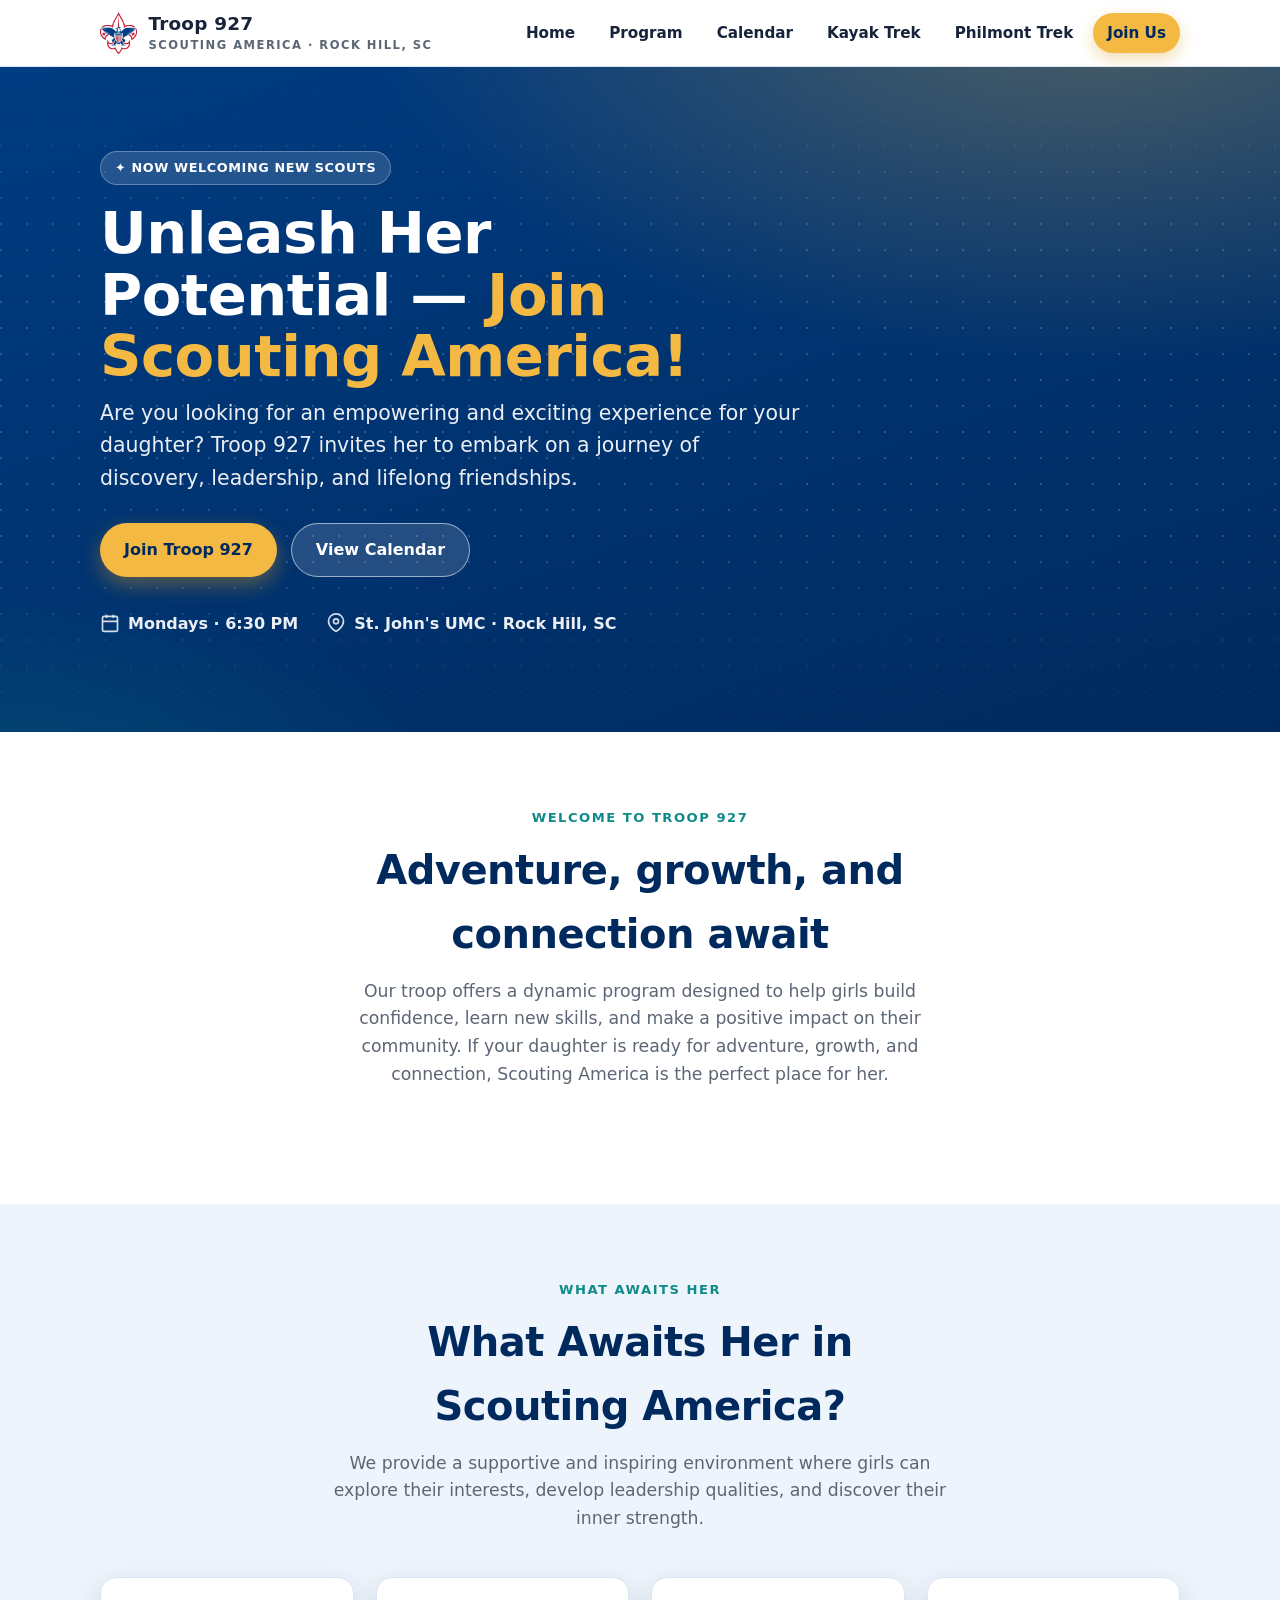
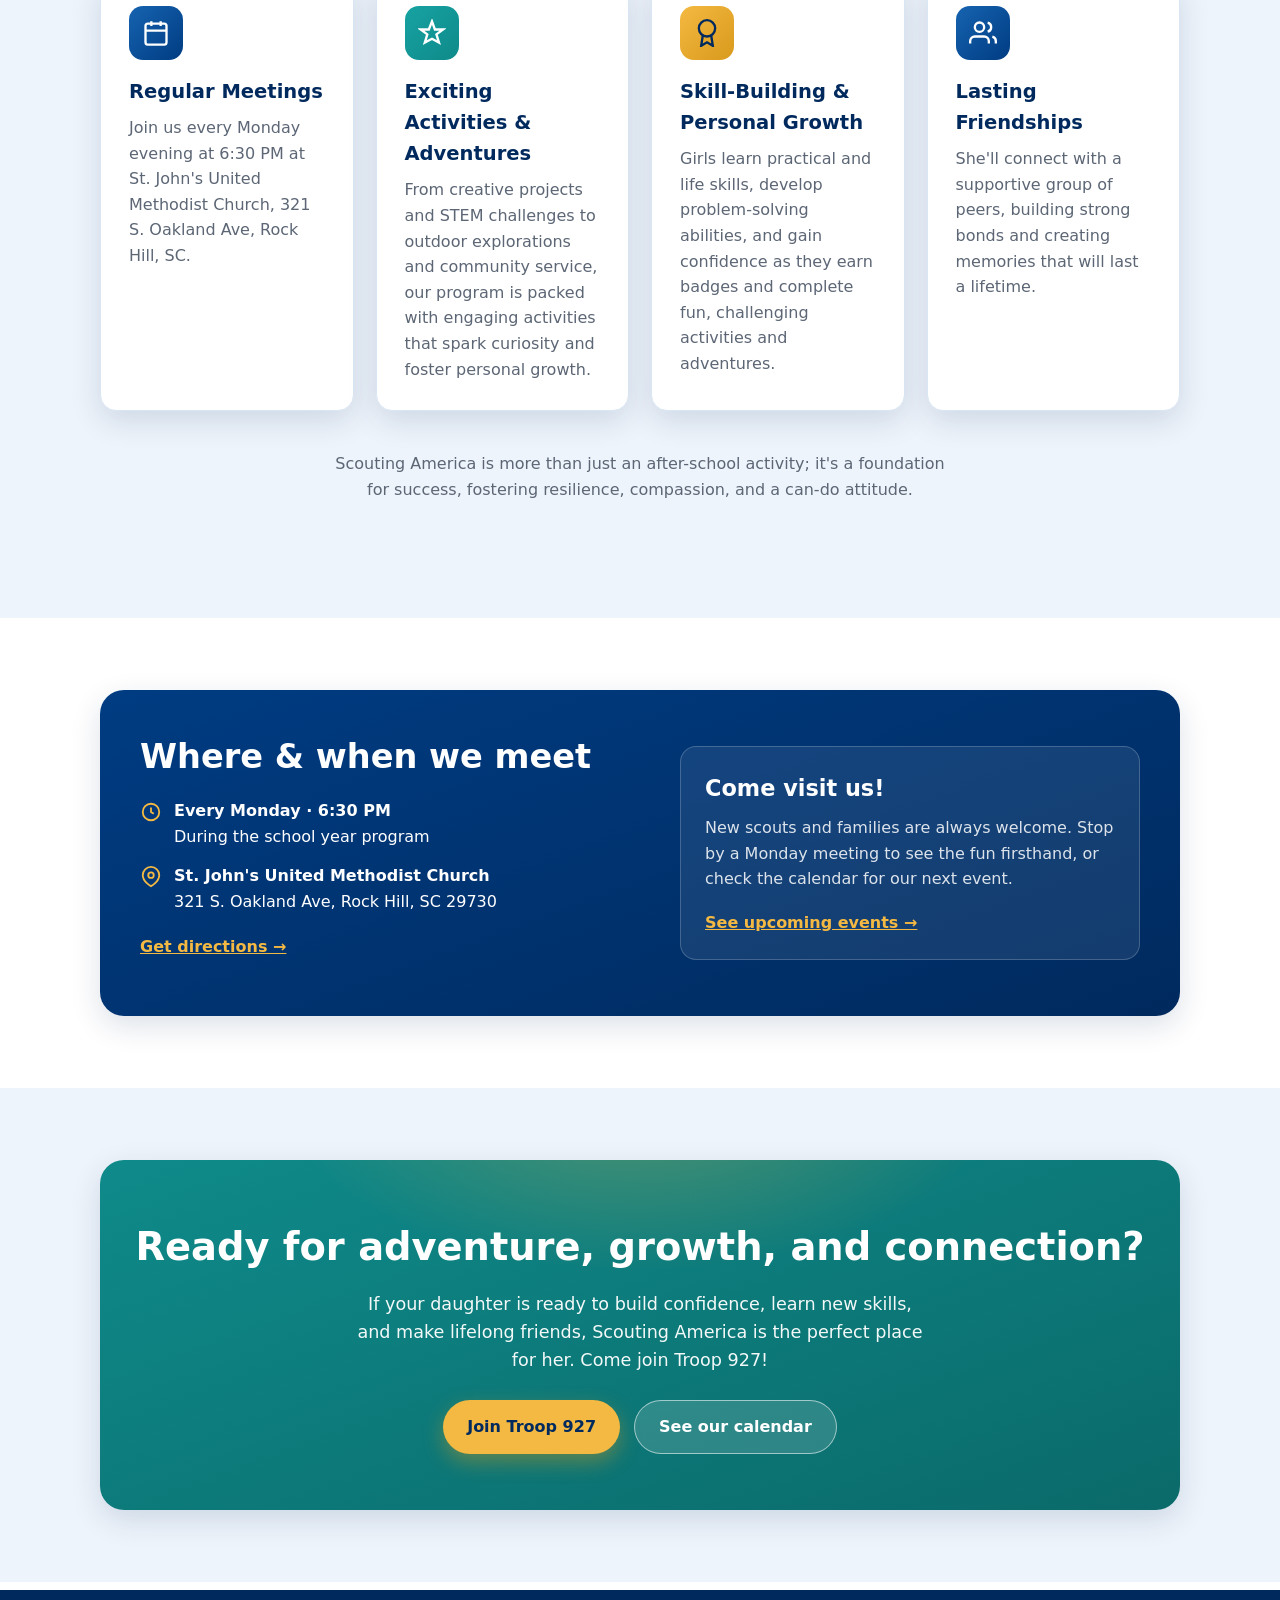
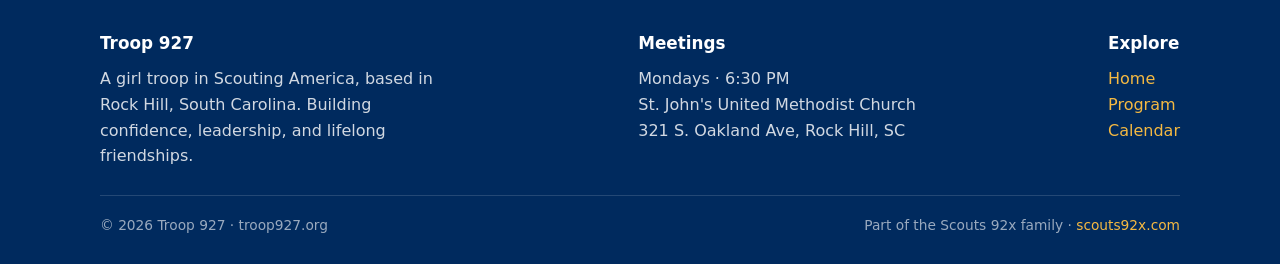
<file: index.html>
<!DOCTYPE html>
<html lang="en">
<head>
  <meta charset="UTF-8" />
  <meta name="viewport" content="width=device-width, initial-scale=1.0" />
  <title>Troop 927 · Scouting America · Rock Hill, SC</title>
  <meta name="description" content="Troop 927 is a girl troop in Scouting America based in Rock Hill, SC. Adventure, leadership, and lifelong friendships. Meetings every Monday at 6:30pm at St. John's United Methodist Church." />
  <meta property="og:title" content="Troop 927 · Unleash Her Potential" />
  <meta property="og:description" content="Join our girl troop in Scouting America — adventure, leadership, and lifelong friendships in Rock Hill, SC." />
  <meta property="og:type" content="website" />
  <link rel="icon" href="assets/logo.png" type="image/png" />
  <link rel="stylesheet" href="css/styles.css" />
</head>
<body>
  <header class="site-header">
    <div class="container bar">
      <a class="brand" href="index.html">
        <img src="assets/logo.png" alt="Troop 927 crest" />
        <span class="name">Troop 927<span class="sub">Scouting America · Rock Hill, SC</span></span>
      </a>
      <button class="nav-toggle" aria-label="Menu" aria-expanded="false">
        <svg viewBox="0 0 24 24" fill="none" stroke="currentColor" stroke-width="2.2"><path d="M3 6h18M3 12h18M3 18h18"/></svg>
      </button>
      <nav class="nav">
        <a href="index.html">Home</a>
        <a href="index.html#program">Program</a>
        <a href="events.html">Calendar</a>
        <a href="summit-kayak-adventure/">Kayak Trek</a>
        <a href="philmont-cavalcade/">Philmont Trek</a>
        <a href="index.html#join" class="cta">Join Us</a>
      </nav>
    </div>
  </header>

  <main>
    <!-- HERO -->
    <section class="hero">
      <div class="blob"></div>
      <div class="container">
        <span class="eyebrow">✦ Now welcoming new scouts</span>
        <h1>Unleash Her Potential — <span class="accent">Join Scouting America!</span></h1>
        <p class="lead">Are you looking for an empowering and exciting experience for your daughter? Troop 927 invites her to embark on a journey of discovery, leadership, and lifelong friendships.</p>
        <div class="hero-actions">
          <a class="btn btn-gold" href="https://beascout.scouting.org/units/840d1358-5c78-4042-a822-9fee6ab3c9ae" target="_blank" rel="noopener">Join Troop 927</a>
          <a class="btn btn-ghost" href="events.html">View Calendar</a>
        </div>
        <div class="hero-meta">
          <span>
            <svg viewBox="0 0 24 24" fill="none" stroke="currentColor" stroke-width="2"><rect x="3" y="4" width="18" height="18" rx="2"/><path d="M16 2v4M8 2v4M3 10h18"/></svg>
            Mondays · 6:30 PM
          </span>
          <span>
            <svg viewBox="0 0 24 24" fill="none" stroke="currentColor" stroke-width="2"><path d="M21 10c0 7-9 12-9 12s-9-5-9-12a9 9 0 0 1 18 0z"/><circle cx="12" cy="10" r="3"/></svg>
            St. John's UMC · Rock Hill, SC
          </span>
        </div>
      </div>
    </section>

    <!-- BBQ SALE PROMO (auto-hides after pickup day via js/main.js) -->
    <section class="bbq-promo" id="bbq" data-hide-after="2026-11-21">
      <div class="container">
        <div class="bbq-ad">
          <div class="bbq-smoke" aria-hidden="true"><span></span><span></span><span></span></div>

          <div class="bbq-main">
            <span class="bbq-ribbon">🔥 Fundraiser · Pre-order now</span>
            <h2>Rock Hill's <span>BEST</span> Pork is back!</h2>
            <p class="bbq-lead">Hardwood-smoked BBQ pork, slow-cooked for <strong>12–14 hours</strong> by our Scouts and leaders. Every pound you order helps fund Troop 927 adventures.</p>

            <div class="bbq-deal">
              <div class="bbq-price"><span class="amt">$12</span><span class="per">per lb</span></div>
              <ul>
                <li>1 lb freezer-safe container</li>
                <li>Trent's BBQ Sauce on the side</li>
                <li>Brunswick Stew &amp; extra sauces too</li>
              </ul>
            </div>

            <div class="bbq-pickup">
              <div class="pk-date"><span class="m">Nov</span><span class="d">21</span><span class="w">Sat</span></div>
              <div>
                <strong>Pickup · Saturday, November 21</strong><br />
                St. John's UMC · 321 S. Oakland Ave, Rock Hill
                <div class="bbq-countdown" id="bbqCountdown" aria-live="polite"></div>
              </div>
            </div>

            <div class="bbq-actions">
              <a class="btn btn-ember" href="https://troop925bbq.com/" target="_blank" rel="noopener">Order your BBQ →</a>
              <a class="btn btn-ghost" href="https://troop925bbq.com/our-cooking-process/" target="_blank" rel="noopener">See how we smoke it</a>
            </div>
          </div>

          <div class="bbq-side">
            <h3>Low &amp; slow, the Scout way</h3>
            <ol class="bbq-steps">
              <li><span class="n">1</span><div><strong>Simple rub</strong>Just kosher salt, so the natural flavor comes through.</div></li>
              <li><span class="n">2</span><div><strong>Hardwood smoke</strong>Cherry, pecan &amp; oak in Southern Pride smokers.</div></li>
              <li><span class="n">3</span><div><strong>12–14 hours</strong>Smoked low and slow until it's tender and juicy.</div></li>
              <li><span class="n">4</span><div><strong>Sauce on the side</strong>Chopped, packed, and chilled, ready for your table.</div></li>
            </ol>

            <div class="bbq-credit">
              <div class="bc-head">⭐ Give your Scout the credit!</div>
              <p>At checkout, find the <strong>"Who Gets Credit?"</strong> menu and pick the Troop 927 Scout you know. Scouts are listed by first name and last initial with <strong>T927</strong>.</p>
              <div class="bc-mock" aria-hidden="true">
                <div class="bc-label">Who Gets Credit?</div>
                <div class="bc-select">Jane D. T927 <span>▾</span></div>
              </div>
              <p class="bc-note">Don't know a Scout? Choose <strong>"T927 (Ladies) High Adventure"</strong> to support the whole troop.</p>
            </div>
          </div>
        </div>
      </div>
    </section>

    <!-- INTRO -->
    <section class="section">
      <div class="container section-head">
        <span class="kicker">Welcome to Troop 927</span>
        <h2>Adventure, growth, and connection await</h2>
        <p>Our troop offers a dynamic program designed to help girls build confidence, learn new skills, and make a positive impact on their community. If your daughter is ready for adventure, growth, and connection, Scouting America is the perfect place for her.</p>
      </div>
    </section>

    <!-- PROGRAM CARDS -->
    <section class="section tint" id="program">
      <div class="container">
        <div class="section-head">
          <span class="kicker">What awaits her</span>
          <h2>What Awaits Her in Scouting America?</h2>
          <p>We provide a supportive and inspiring environment where girls can explore their interests, develop leadership qualities, and discover their inner strength.</p>
        </div>
        <div class="grid">
          <article class="card">
            <div class="ic">
              <svg viewBox="0 0 24 24" fill="none" stroke="currentColor" stroke-width="2"><rect x="3" y="4" width="18" height="18" rx="2"/><path d="M16 2v4M8 2v4M3 10h18"/></svg>
            </div>
            <h3>Regular Meetings</h3>
            <p>Join us every Monday evening at 6:30 PM at St. John's United Methodist Church, 321 S. Oakland Ave, Rock Hill, SC.</p>
          </article>
          <article class="card teal">
            <div class="ic">
              <svg viewBox="0 0 24 24" fill="none" stroke="currentColor" stroke-width="2"><path d="M12 2l2.5 7h7l-5.7 4.2 2.2 7L12 17l-6.2 3.2 2.2-7L2.3 9h7z"/></svg>
            </div>
            <h3>Exciting Activities &amp; Adventures</h3>
            <p>From creative projects and STEM challenges to outdoor explorations and community service, our program is packed with engaging activities that spark curiosity and foster personal growth.</p>
          </article>
          <article class="card gold">
            <div class="ic">
              <svg viewBox="0 0 24 24" fill="none" stroke="currentColor" stroke-width="2"><path d="M12 15a7 7 0 1 0 0-14 7 7 0 0 0 0 14z"/><path d="M8.5 13.5L7 23l5-3 5 3-1.5-9.5"/></svg>
            </div>
            <h3>Skill-Building &amp; Personal Growth</h3>
            <p>Girls learn practical and life skills, develop problem-solving abilities, and gain confidence as they earn badges and complete fun, challenging activities and adventures.</p>
          </article>
          <article class="card">
            <div class="ic">
              <svg viewBox="0 0 24 24" fill="none" stroke="currentColor" stroke-width="2"><path d="M17 21v-2a4 4 0 0 0-4-4H5a4 4 0 0 0-4 4v2"/><circle cx="9" cy="7" r="4"/><path d="M23 21v-2a4 4 0 0 0-3-3.87M16 3.13a4 4 0 0 1 0 7.75"/></svg>
            </div>
            <h3>Lasting Friendships</h3>
            <p>She'll connect with a supportive group of peers, building strong bonds and creating memories that will last a lifetime.</p>
          </article>
        </div>
        <p class="section-head" style="margin-top:40px;color:var(--muted)">Scouting America is more than just an after-school activity; it's a foundation for success, fostering resilience, compassion, and a can-do attitude.</p>
      </div>
    </section>

    <!-- MEETING DETAILS -->
    <section class="section">
      <div class="container">
        <div class="meeting">
          <div>
            <h2>Where &amp; when we meet</h2>
            <ul>
              <li>
                <svg viewBox="0 0 24 24" fill="none" stroke="currentColor" stroke-width="2"><circle cx="12" cy="12" r="9"/><path d="M12 7v5l3 2"/></svg>
                <div><strong>Every Monday · 6:30 PM</strong><br />During the school year program</div>
              </li>
              <li>
                <svg viewBox="0 0 24 24" fill="none" stroke="currentColor" stroke-width="2"><path d="M21 10c0 7-9 12-9 12s-9-5-9-12a9 9 0 0 1 18 0z"/><circle cx="12" cy="10" r="3"/></svg>
                <div><strong>St. John's United Methodist Church</strong><br />321 S. Oakland Ave, Rock Hill, SC 29730</div>
              </li>
            </ul>
            <p style="margin-top:20px"><a href="https://www.google.com/maps/search/?api=1&amp;query=St.+John%27s+United+Methodist+Church+321+S+Oakland+Ave+Rock+Hill+SC" target="_blank" rel="noopener">Get directions →</a></p>
          </div>
          <div class="map">
            <div class="big">Come visit us!</div>
            <p style="margin:8px 0 0;color:rgba(255,255,255,.85)">New scouts and families are always welcome. Stop by a Monday meeting to see the fun firsthand, or check the calendar for our next event.</p>
            <p style="margin:18px 0 0"><a href="events.html">See upcoming events →</a></p>
          </div>
        </div>
      </div>
    </section>

    <!-- JOIN CTA -->
    <section class="section tint" id="join">
      <div class="container">
        <div class="cta-band">
          <h2>Ready for adventure, growth, and connection?</h2>
          <p>If your daughter is ready to build confidence, learn new skills, and make lifelong friends, Scouting America is the perfect place for her. Come join Troop 927!</p>
          <div style="display:flex;gap:14px;justify-content:center;flex-wrap:wrap">
            <a class="btn btn-gold" href="https://beascout.scouting.org/units/840d1358-5c78-4042-a822-9fee6ab3c9ae" target="_blank" rel="noopener">Join Troop 927</a>
            <a class="btn btn-ghost" href="events.html">See our calendar</a>
          </div>
        </div>
      </div>
    </section>
  </main>

  <footer class="site-footer">
    <div class="container">
      <div class="cols">
        <div style="max-width:34ch">
          <h4>Troop 927</h4>
          <p style="margin:0">A girl troop in Scouting America, based in Rock Hill, South Carolina. Building confidence, leadership, and lifelong friendships.</p>
        </div>
        <div>
          <h4>Meetings</h4>
          <p style="margin:0">Mondays · 6:30 PM<br />St. John's United Methodist Church<br />321 S. Oakland Ave, Rock Hill, SC</p>
        </div>
        <div>
          <h4>Explore</h4>
          <p style="margin:0">
            <a href="index.html">Home</a><br />
            <a href="index.html#program">Program</a><br />
            <a href="events.html">Calendar</a>
          </p>
        </div>
      </div>
      <div class="fine">
        <span>&copy; <span id="year"></span> Troop 927 · troop927.org</span>
        <span>Part of the Scouts 92x family · <a href="https://scouts92x.com">scouts92x.com</a></span>
      </div>
    </div>
  </footer>

  <script src="js/main.js"></script>
</body>
</html>
</file>
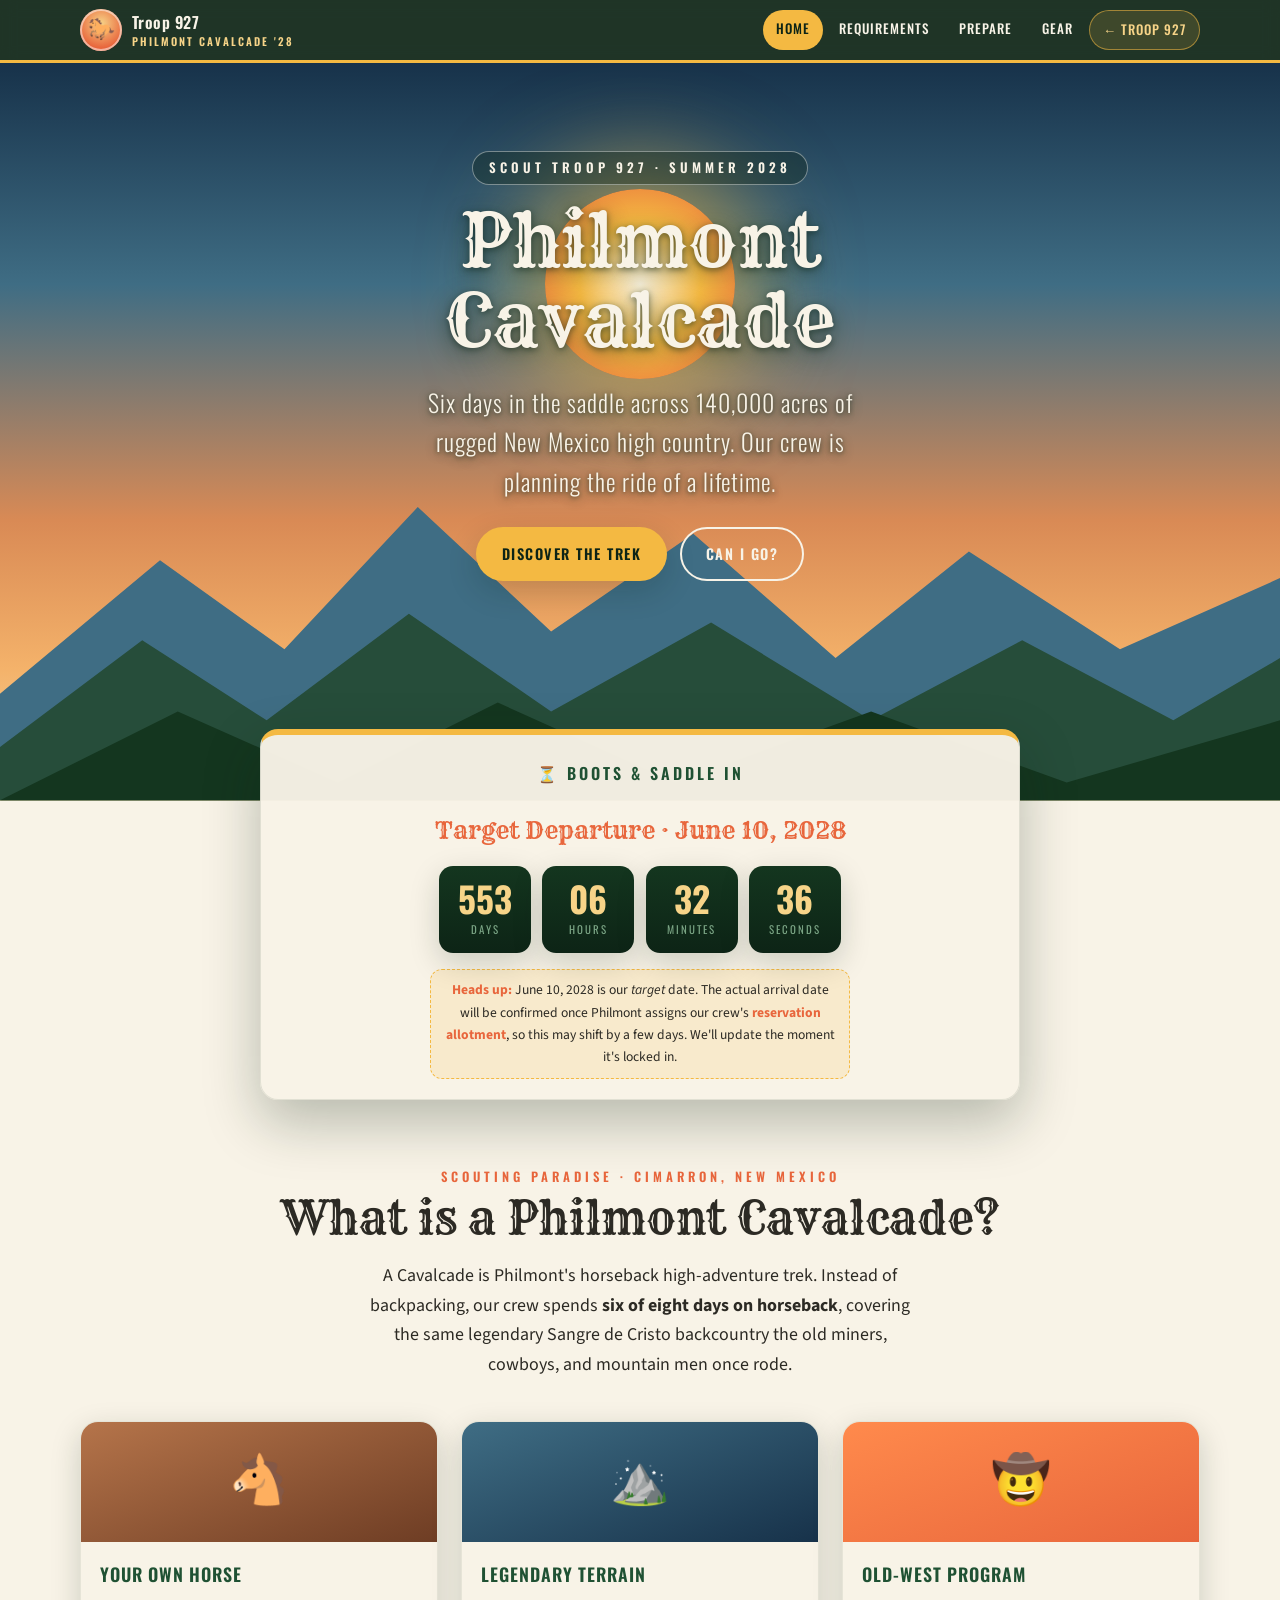
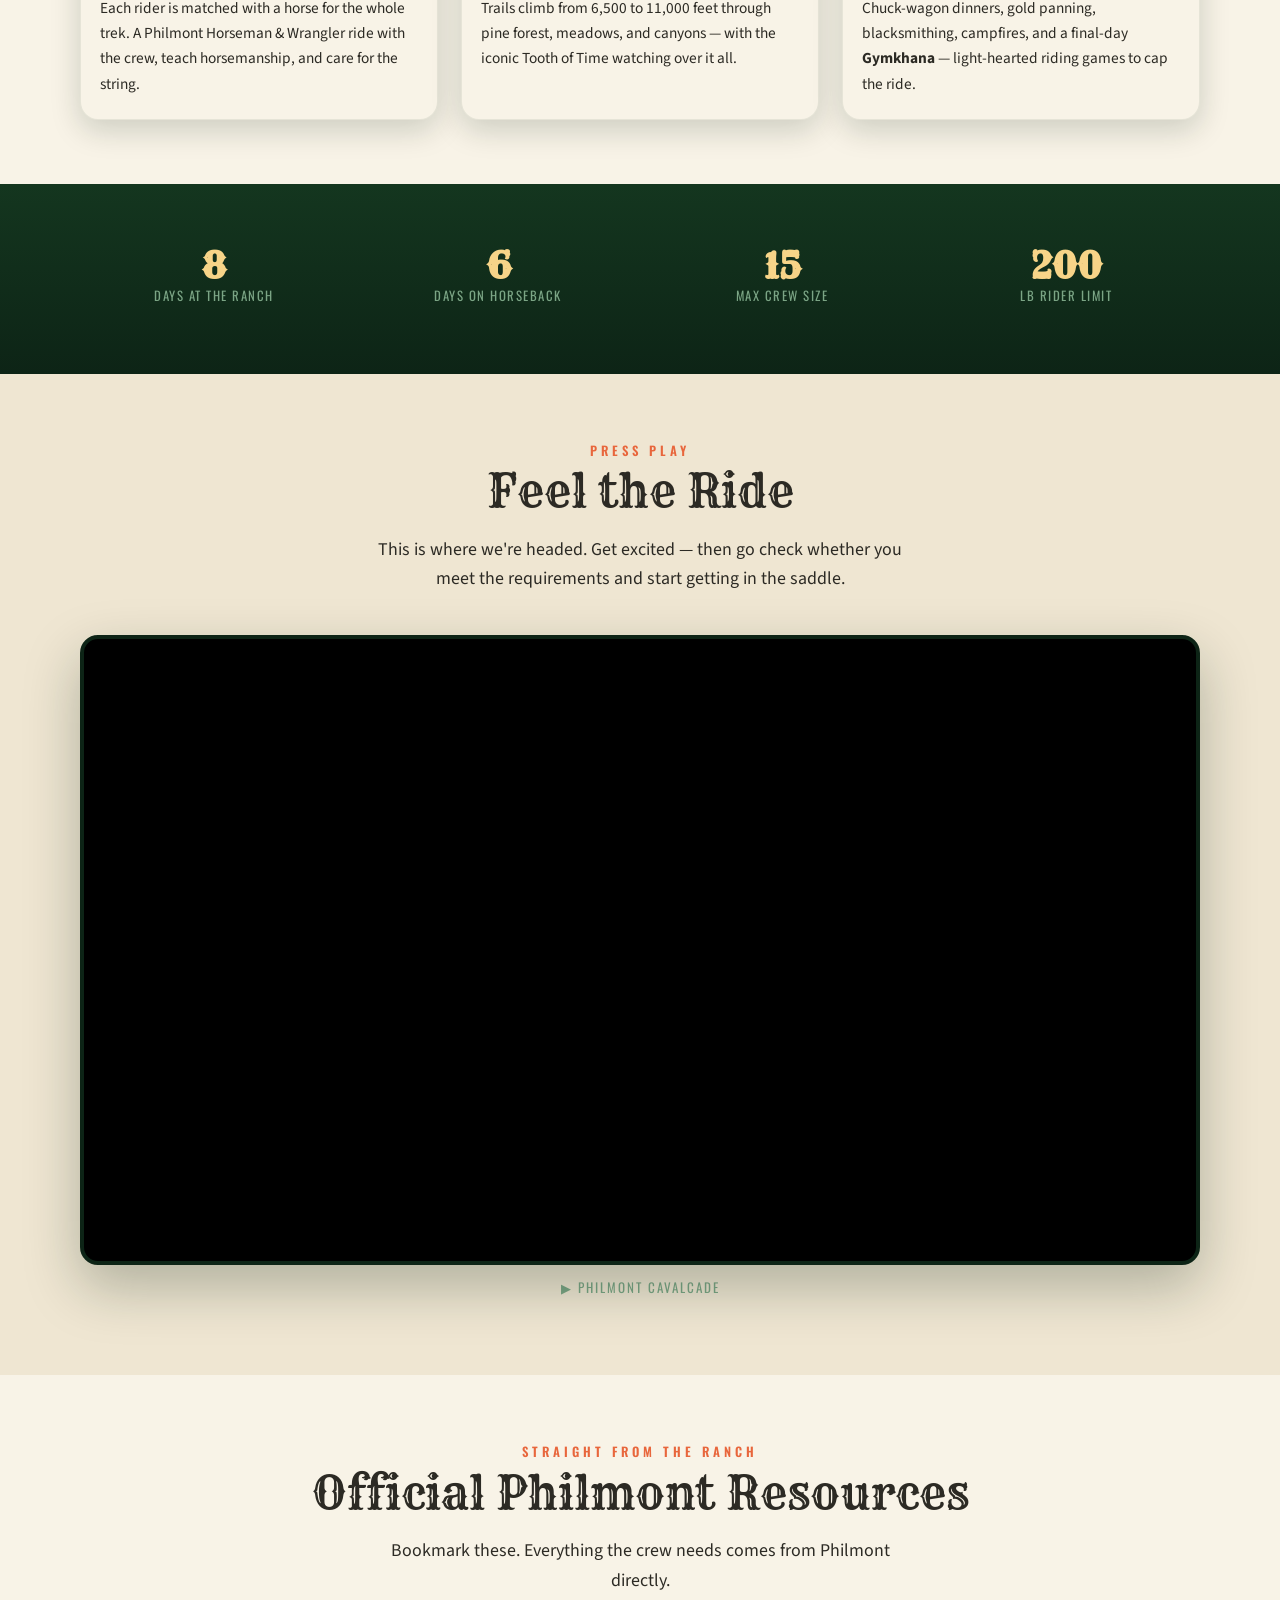
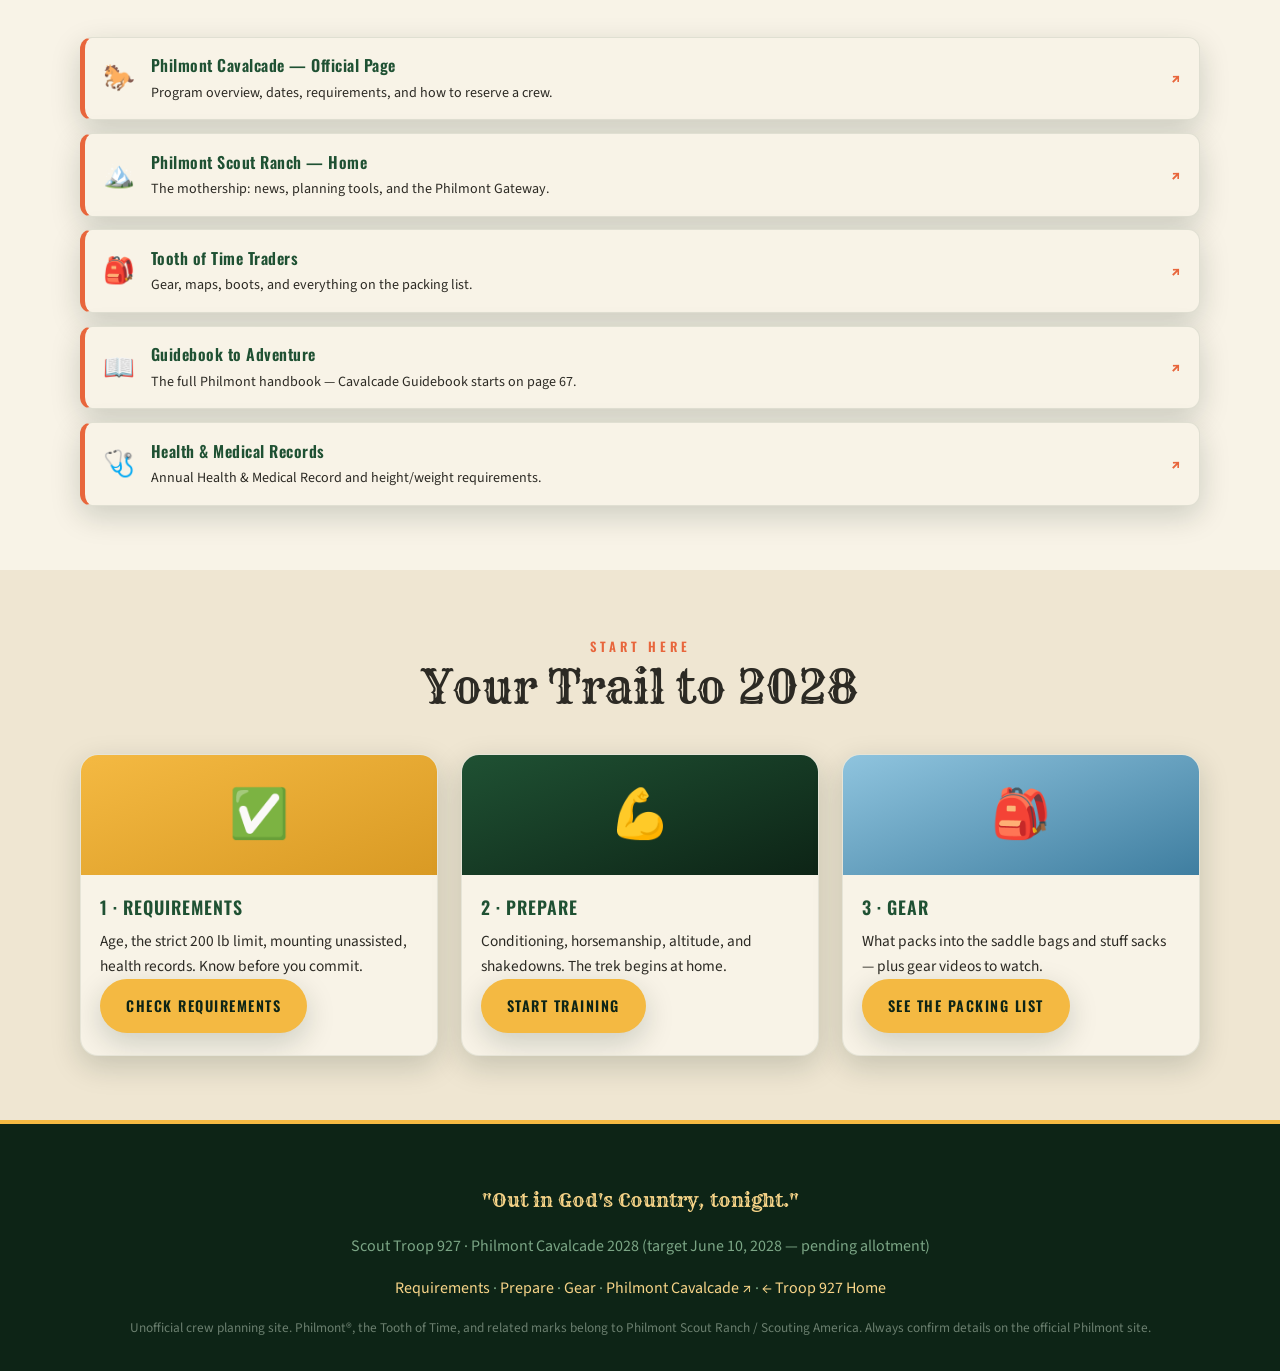
<file: philmont-cavalcade/index.html>
<!DOCTYPE html>
<html lang="en">
<head>
  <meta charset="UTF-8" />
  <meta name="viewport" content="width=device-width, initial-scale=1.0" />
  <title>Troop 927 · Philmont Cavalcade 2028</title>
  <meta name="description" content="Troop 927 is riding into the Sangre de Cristo mountains for a Philmont Cavalcade in summer 2028. Countdown, requirements, prep, and gear." />
  <link rel="preconnect" href="https://fonts.googleapis.com" />
  <link rel="preconnect" href="https://fonts.gstatic.com" crossorigin />
  <link href="https://fonts.googleapis.com/css2?family=Rye&family=Oswald:wght@300;400;500;600;700&family=Source+Sans+3:wght@400;600&display=swap" rel="stylesheet" />
  <link rel="stylesheet" href="assets/styles.css" />
  <link rel="icon" href="data:image/svg+xml,<svg xmlns='http://www.w3.org/2000/svg' viewBox='0 0 100 100'><text y='.9em' font-size='90'>🐎</text></svg>" />
</head>
<body>

  <!-- NAV -->
  <nav class="nav">
    <div class="wrap nav__inner">
      <a class="brand" href="index.html">
        <span class="brand__badge">🐎</span>
        <span class="brand__name">Troop 927<small>Philmont Cavalcade '28</small></span>
      </a>
      <button class="nav__toggle" aria-label="Menu">☰</button>
      <div class="nav__links">
        <a href="index.html">Home</a>
        <a href="requirements.html">Requirements</a>
        <a href="prepare.html">Prepare</a>
        <a href="gear.html">Gear</a>
        <a href="/" class="nav__back">&larr; Troop 927</a>
      </div>
    </div>
  </nav>

  <!-- HERO -->
  <header class="hero hero--tall">
    <div class="hero__sun"></div>
    <div class="hero__range" aria-hidden="true">
      <svg viewBox="0 0 1440 420" preserveAspectRatio="none">
        <path d="M0 300 L180 150 L320 250 L470 90 L620 230 L780 120 L940 260 L1090 140 L1260 250 L1440 170 L1440 420 L0 420 Z" fill="#3f6d84"/>
        <path d="M0 360 L160 240 L300 330 L460 210 L620 320 L800 220 L980 330 L1150 240 L1320 330 L1440 260 L1440 420 L0 420 Z" fill="#264d3a"/>
        <path d="M0 420 L200 320 L380 400 L560 310 L760 400 L980 320 L1200 400 L1440 330 L1440 420 Z" fill="#14361f"/>
      </svg>
    </div>
    <div class="wrap hero__content">
      <span class="eyebrow">Scout Troop 927 · Summer 2028</span>
      <h1>Philmont<br>Cavalcade</h1>
      <p class="hero__sub">Six days in the saddle across 140,000 acres of rugged New Mexico high country. Our crew is planning the ride of a lifetime.</p>
      <div class="btn-row">
        <a class="btn btn--gold" href="#trek">Discover the Trek</a>
        <a class="btn btn--ghost" href="requirements.html">Can I Go?</a>
      </div>
    </div>
  </header>

  <!-- COUNTDOWN -->
  <section class="countdown" id="countdown">
    <h2>⏳ Boots &amp; Saddle in</h2>
    <p class="countdown__date">Target Departure · June 10, 2028</p>
    <div class="countdown__grid">
      <div class="cd-cell"><b id="cd-days">—</b><span>Days</span></div>
      <div class="cd-cell"><b id="cd-hours">—</b><span>Hours</span></div>
      <div class="cd-cell"><b id="cd-mins">—</b><span>Minutes</span></div>
      <div class="cd-cell"><b id="cd-secs">—</b><span>Seconds</span></div>
    </div>
    <p class="countdown__note">
      <strong>Heads up:</strong> June 10, 2028 is our <em>target</em> date. The actual arrival date
      will be confirmed once Philmont assigns our crew's <strong>reservation allotment</strong>, so this
      may shift by a few days. We'll update the moment it's locked in.
    </p>
  </section>

  <!-- WHAT IS IT -->
  <section class="section" id="trek">
    <div class="wrap">
      <div class="section__head">
        <span class="section__kicker">Scouting Paradise · Cimarron, New Mexico</span>
        <h2>What is a Philmont Cavalcade?</h2>
        <p class="lead">A Cavalcade is Philmont's horseback high-adventure trek. Instead of backpacking,
          our crew spends <strong>six of eight days on horseback</strong>, covering the same legendary
          Sangre de Cristo backcountry the old miners, cowboys, and mountain men once rode.</p>
      </div>

      <div class="grid grid--3">
        <article class="card">
          <div class="card__art art-horse">🐴</div>
          <div class="card__body">
            <h3>Your Own Horse</h3>
            <p>Each rider is matched with a horse for the whole trek. A Philmont Horseman &amp; Wrangler
              ride with the crew, teach horsemanship, and care for the string.</p>
          </div>
        </article>
        <article class="card">
          <div class="card__art art-mtn">⛰️</div>
          <div class="card__body">
            <h3>Legendary Terrain</h3>
            <p>Trails climb from 6,500 to 11,000 feet through pine forest, meadows, and canyons — with
              the iconic Tooth of Time watching over it all.</p>
          </div>
        </article>
        <article class="card">
          <div class="card__art art-sun">🤠</div>
          <div class="card__body">
            <h3>Old-West Program</h3>
            <p>Chuck-wagon dinners, gold panning, blacksmithing, campfires, and a final-day
              <strong>Gymkhana</strong> — light-hearted riding games to cap the ride.</p>
          </div>
        </article>
      </div>
    </div>
  </section>

  <!-- STATS BAND -->
  <section class="section section--pine">
    <div class="wrap">
      <div class="stat-band">
        <div class="stat"><b>8</b><span>Days at the Ranch</span></div>
        <div class="stat"><b>6</b><span>Days on Horseback</span></div>
        <div class="stat"><b>15</b><span>Max Crew Size</span></div>
        <div class="stat"><b>200</b><span>lb Rider Limit</span></div>
      </div>
    </div>
  </section>

  <!-- VIDEO -->
  <section class="section section--tint">
    <div class="wrap">
      <div class="section__head">
        <span class="section__kicker">Press Play</span>
        <h2>Feel the Ride</h2>
        <p class="lead">This is where we're headed. Get excited — then go check whether you meet the
          requirements and start getting in the saddle.</p>
      </div>
      <div class="video">
        <iframe src="https://www.youtube.com/embed/TcoPBvxGw2I" title="Philmont Cavalcade video"
          loading="lazy" allow="accelerometer; autoplay; clipboard-write; encrypted-media; gyroscope; picture-in-picture; web-share"
          referrerpolicy="strict-origin-when-cross-origin" allowfullscreen></iframe>
      </div>
      <p class="video-caption">▶ Philmont Cavalcade</p>
    </div>
  </section>

  <!-- RESOURCES -->
  <section class="section">
    <div class="wrap">
      <div class="section__head">
        <span class="section__kicker">Straight from the Ranch</span>
        <h2>Official Philmont Resources</h2>
        <p class="lead">Bookmark these. Everything the crew needs comes from Philmont directly.</p>
      </div>
      <div class="linklist">
        <a class="linkrow" href="https://www.philmontscoutranch.org/treks/crew/cavalcade/" target="_blank" rel="noopener">
          <span class="linkrow__icon">🐎</span>
          <span class="linkrow__txt"><b>Philmont Cavalcade — Official Page</b><span>Program overview, dates, requirements, and how to reserve a crew.</span></span>
          <span class="linkrow__go">↗</span>
        </a>
        <a class="linkrow" href="https://www.philmontscoutranch.org/" target="_blank" rel="noopener">
          <span class="linkrow__icon">🏔️</span>
          <span class="linkrow__txt"><b>Philmont Scout Ranch — Home</b><span>The mothership: news, planning tools, and the Philmont Gateway.</span></span>
          <span class="linkrow__go">↗</span>
        </a>
        <a class="linkrow" href="https://store.philmontscoutranch.org/" target="_blank" rel="noopener">
          <span class="linkrow__icon">🎒</span>
          <span class="linkrow__txt"><b>Tooth of Time Traders</b><span>Gear, maps, boots, and everything on the packing list.</span></span>
          <span class="linkrow__go">↗</span>
        </a>
        <a class="linkrow" href="https://www.philmontscoutranch.org/wp-content/uploads/2024-Guidebook-to-Adventure.pdf" target="_blank" rel="noopener">
          <span class="linkrow__icon">📖</span>
          <span class="linkrow__txt"><b>Guidebook to Adventure</b><span>The full Philmont handbook — Cavalcade Guidebook starts on page 67.</span></span>
          <span class="linkrow__go">↗</span>
        </a>
        <a class="linkrow" href="https://www.philmontscoutranch.org/health-safety/" target="_blank" rel="noopener">
          <span class="linkrow__icon">🩺</span>
          <span class="linkrow__txt"><b>Health &amp; Medical Records</b><span>Annual Health &amp; Medical Record and height/weight requirements.</span></span>
          <span class="linkrow__go">↗</span>
        </a>
      </div>
    </div>
  </section>

  <!-- NEXT STEPS -->
  <section class="section section--tint">
    <div class="wrap">
      <div class="section__head">
        <span class="section__kicker">Start Here</span>
        <h2>Your Trail to 2028</h2>
      </div>
      <div class="grid grid--3">
        <article class="card">
          <div class="card__art art-gold">✅</div>
          <div class="card__body">
            <h3>1 · Requirements</h3>
            <p>Age, the strict 200 lb limit, mounting unassisted, health records. Know before you commit.</p>
            <p class="mt-2"><a class="btn btn--gold" href="requirements.html">Check Requirements</a></p>
          </div>
        </article>
        <article class="card">
          <div class="card__art art-pine">💪</div>
          <div class="card__body">
            <h3>2 · Prepare</h3>
            <p>Conditioning, horsemanship, altitude, and shakedowns. The trek begins at home.</p>
            <p class="mt-2"><a class="btn btn--gold" href="prepare.html">Start Training</a></p>
          </div>
        </article>
        <article class="card">
          <div class="card__art art-sky">🎒</div>
          <div class="card__body">
            <h3>3 · Gear</h3>
            <p>What packs into the saddle bags and stuff sacks — plus gear videos to watch.</p>
            <p class="mt-2"><a class="btn btn--gold" href="gear.html">See the Packing List</a></p>
          </div>
        </article>
      </div>
    </div>
  </section>

  <!-- FOOTER -->
  <footer class="footer">
    <div class="wrap">
      <p class="footer__hymn">"Out in God's Country, tonight."</p>
      <p>Scout Troop 927 · Philmont Cavalcade 2028 (target June 10, 2028 — pending allotment)</p>
      <p>
        <a href="requirements.html">Requirements</a> ·
        <a href="prepare.html">Prepare</a> ·
        <a href="gear.html">Gear</a> ·
        <a href="https://www.philmontscoutranch.org/treks/crew/cavalcade/" target="_blank" rel="noopener">Philmont Cavalcade ↗</a> ·
        <a href="/">&larr; Troop 927 Home</a>
      </p>
      <small>Unofficial crew planning site. Philmont®, the Tooth of Time, and related marks belong to Philmont Scout Ranch / Scouting America. Always confirm details on the official Philmont site.</small>
    </div>
  </footer>

  <script src="assets/app.js"></script>
</body>
</html>
</file>
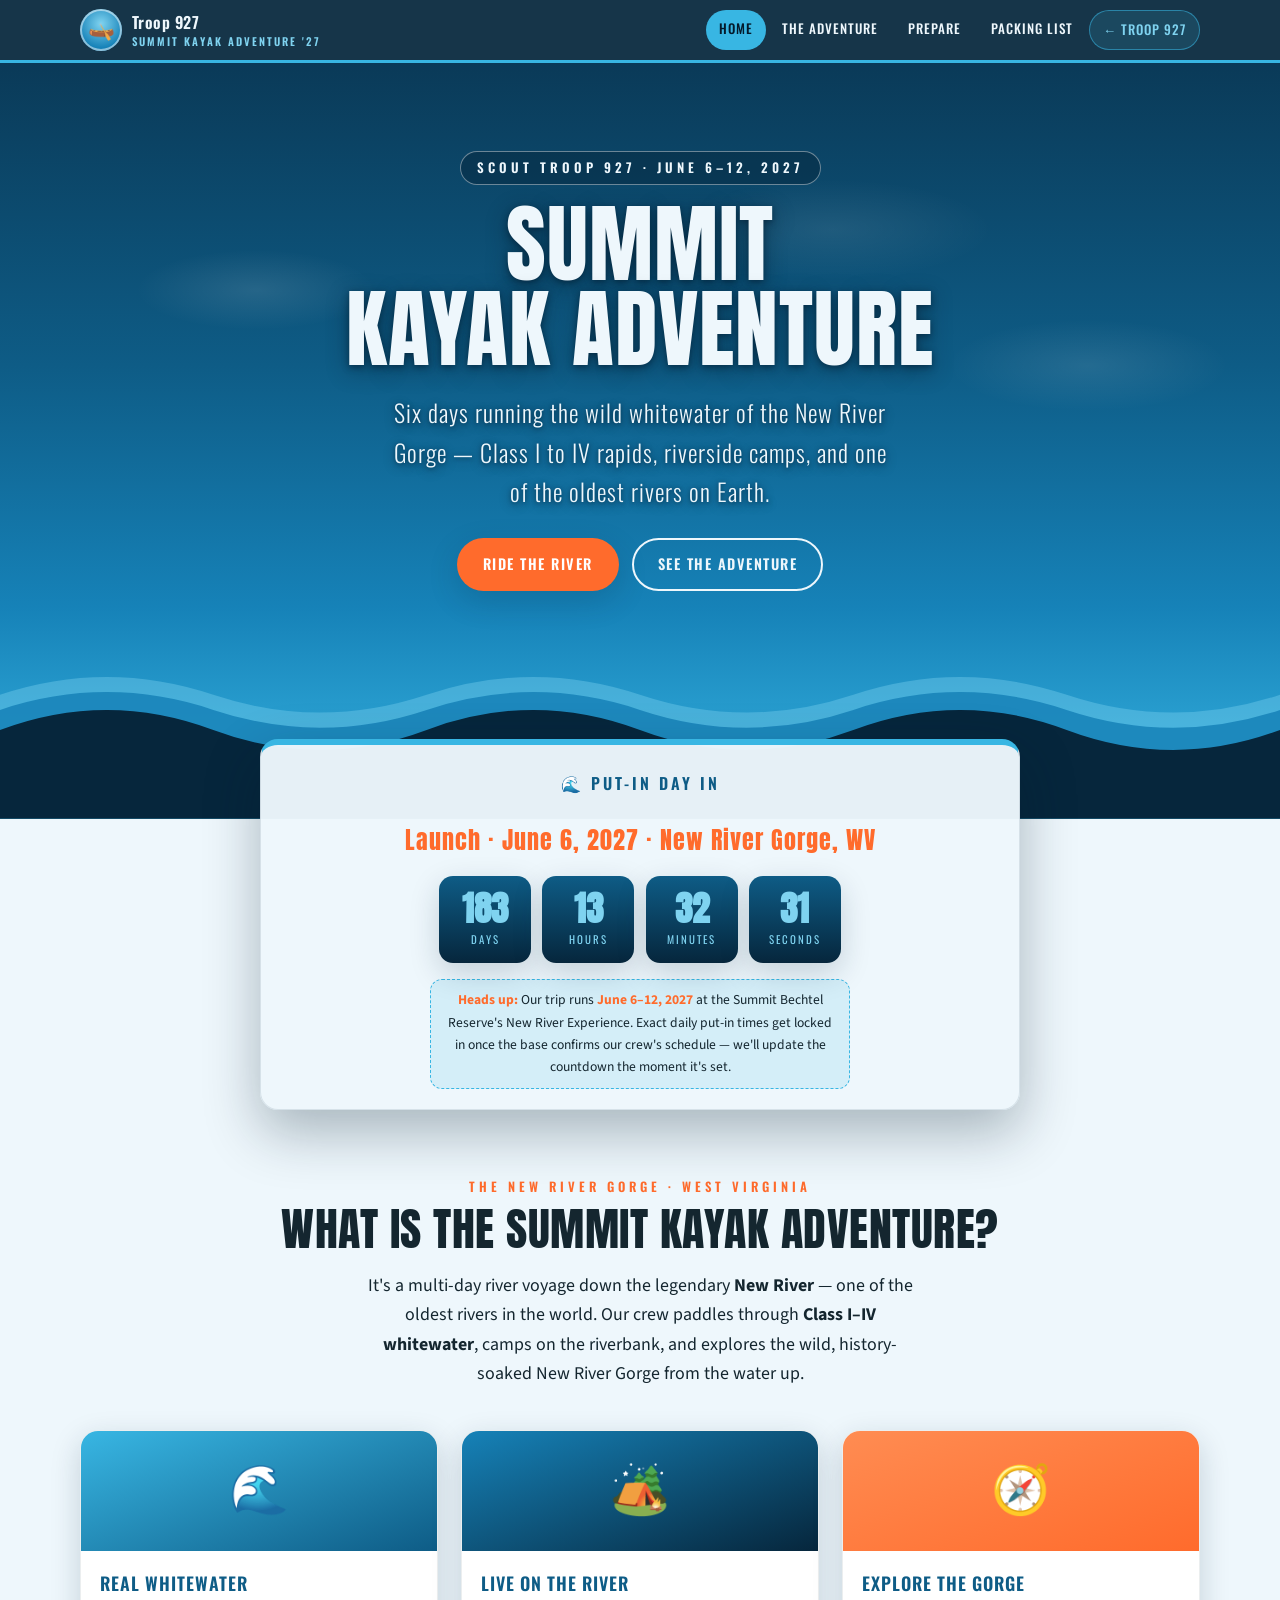
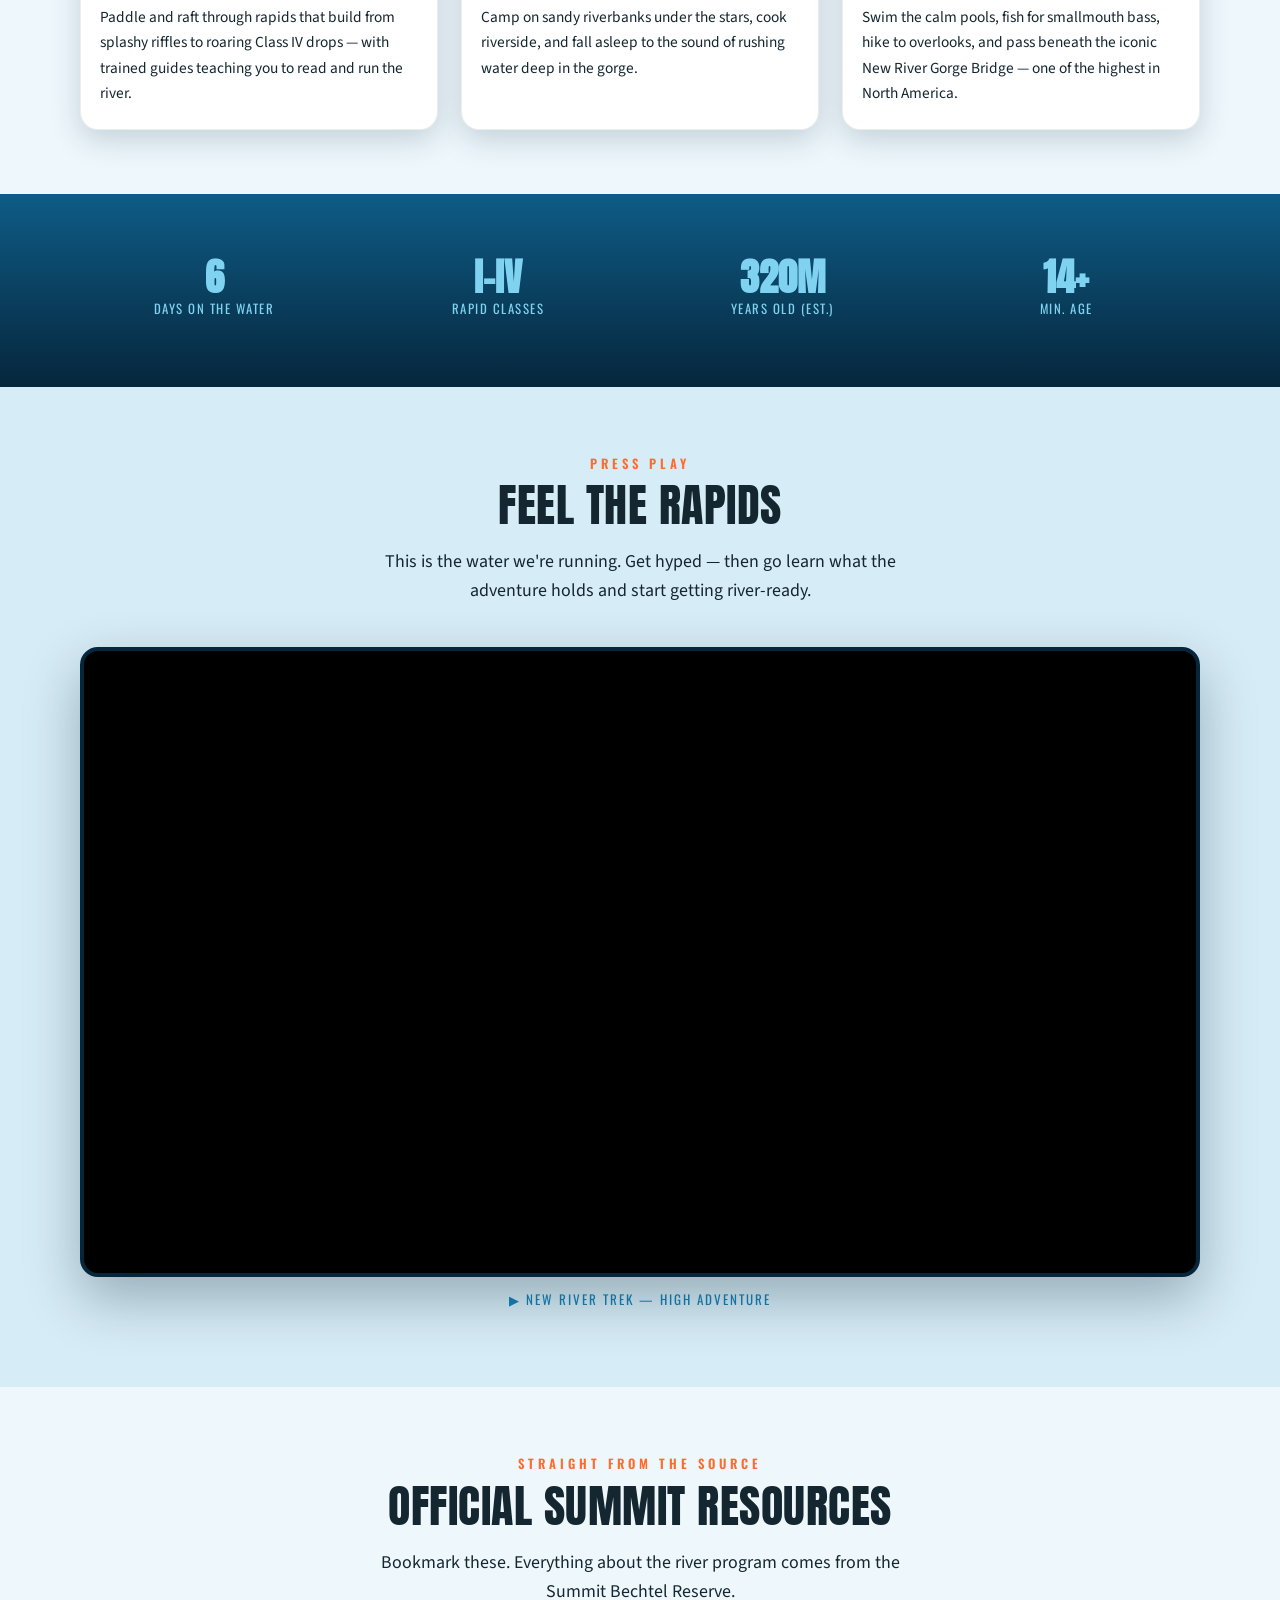
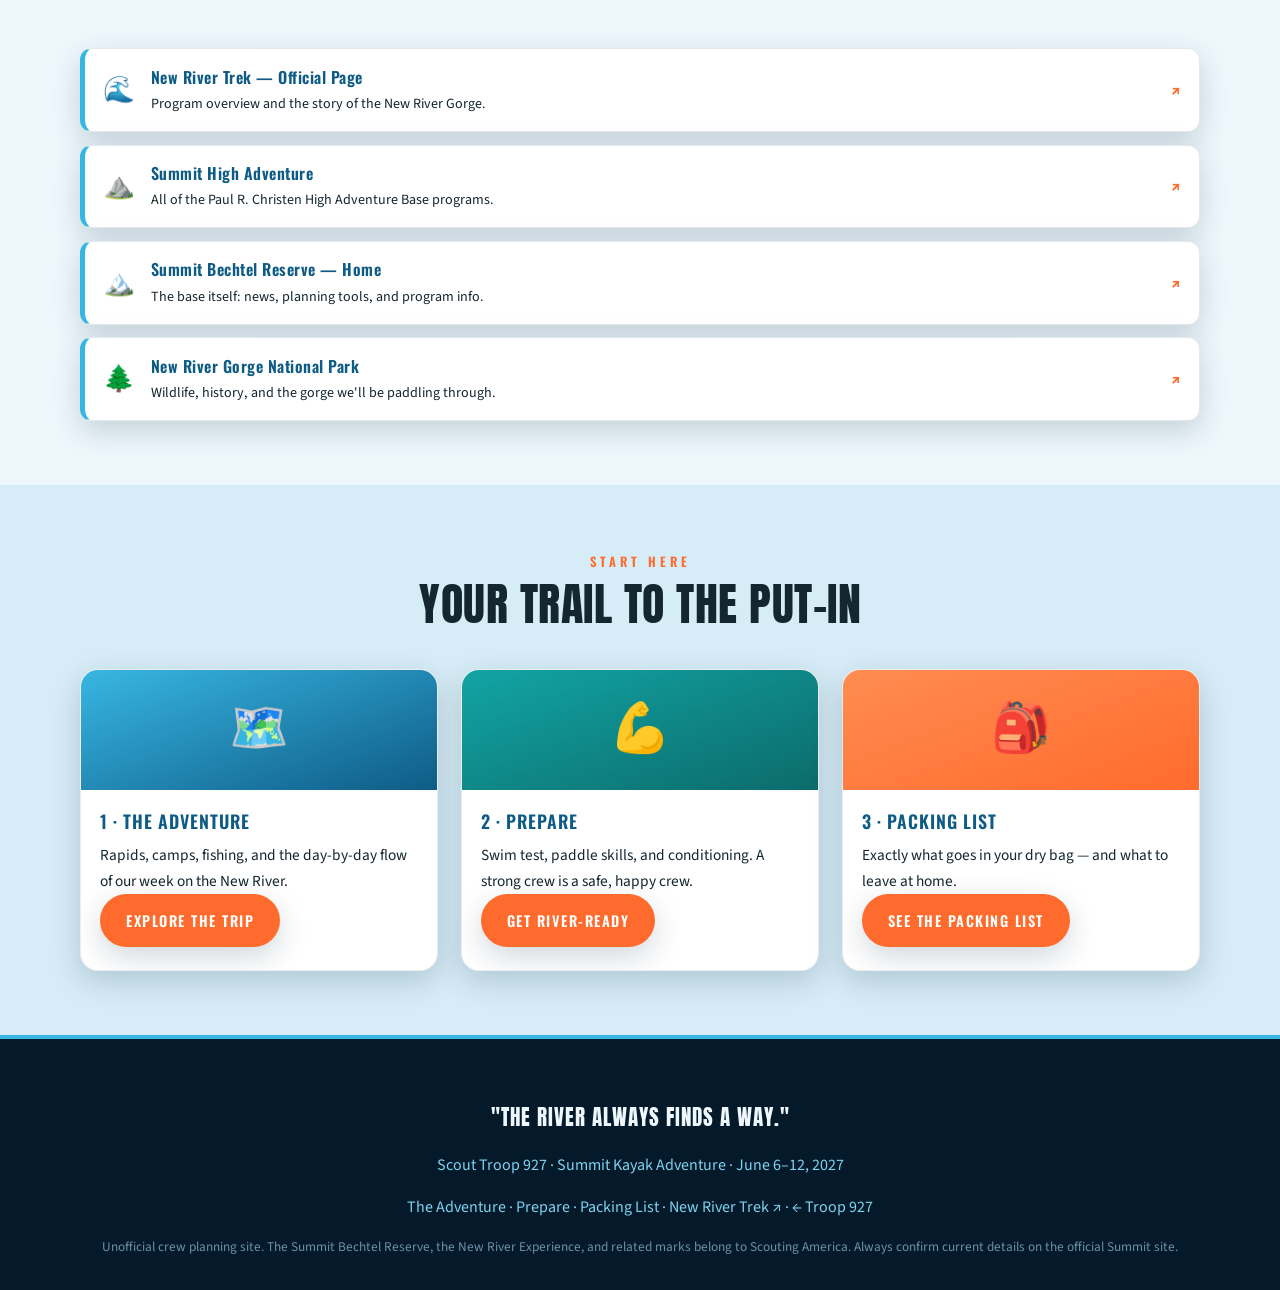
<file: summit-kayak-adventure/index.html>
<!DOCTYPE html>
<html lang="en">
<head>
  <meta charset="UTF-8" />
  <meta name="viewport" content="width=device-width, initial-scale=1.0" />
  <title>Troop 927 · Summit Kayak Adventure 2027</title>
  <meta name="description" content="Troop 927 is running the New River Gorge for the Summit Kayak Adventure, June 6–12, 2027. Whitewater rapids, riverside camps, and the paddle of a lifetime." />
  <link rel="preconnect" href="https://fonts.googleapis.com" />
  <link rel="preconnect" href="https://fonts.gstatic.com" crossorigin />
  <link href="https://fonts.googleapis.com/css2?family=Anton&family=Oswald:wght@300;400;500;600;700&family=Source+Sans+3:wght@400;600&display=swap" rel="stylesheet" />
  <link rel="stylesheet" href="assets/styles.css" />
  <link rel="icon" href="data:image/svg+xml,<svg xmlns='http://www.w3.org/2000/svg' viewBox='0 0 100 100'><text y='.9em' font-size='90'>🛶</text></svg>" />
</head>
<body>

  <!-- NAV -->
  <nav class="nav">
    <div class="wrap nav__inner">
      <a class="brand" href="index.html">
        <span class="brand__badge">🛶</span>
        <span class="brand__name">Troop 927<small>Summit Kayak Adventure '27</small></span>
      </a>
      <button class="nav__toggle" aria-label="Menu">☰</button>
      <div class="nav__links">
        <a href="index.html">Home</a>
        <a href="adventure.html">The Adventure</a>
        <a href="prepare.html">Prepare</a>
        <a href="packing.html">Packing List</a>
        <a href="/" class="nav__back">&larr; Troop 927</a>
      </div>
    </div>
  </nav>

  <!-- HERO -->
  <header class="hero hero--tall">
    <div class="hero__foam" aria-hidden="true"><i></i><i></i><i></i><i></i><i></i><i></i><i></i></div>
    <div class="hero__waves wave-c" aria-hidden="true" style="bottom:44px">
      <svg viewBox="0 0 2880 200" preserveAspectRatio="none"><path d="M0 110 Q120 70 240 110 Q360 150 480 110 Q600 70 720 110 Q840 150 960 110 Q1080 70 1200 110 Q1320 150 1440 110 Q1560 70 1680 110 Q1800 150 1920 110 Q2040 70 2160 110 Q2280 150 2400 110 Q2520 70 2640 110 Q2760 150 2880 110 L2880 200 L0 200 Z" fill="#7fd3f0" opacity=".55"/></svg>
    </div>
    <div class="hero__waves wave-b" aria-hidden="true" style="bottom:20px">
      <svg viewBox="0 0 2880 200" preserveAspectRatio="none"><path d="M0 100 Q120 60 240 100 Q360 140 480 100 Q600 60 720 100 Q840 140 960 100 Q1080 60 1200 100 Q1320 140 1440 100 Q1560 60 1680 100 Q1800 140 1920 100 Q2040 60 2160 100 Q2280 140 2400 100 Q2520 60 2640 100 Q2760 140 2880 100 L2880 200 L0 200 Z" fill="#1682b8"/></svg>
    </div>
    <div class="hero__waves wave-a" aria-hidden="true" style="bottom:0">
      <svg viewBox="0 0 2880 200" preserveAspectRatio="none"><path d="M0 100 Q120 55 240 100 Q360 145 480 100 Q600 55 720 100 Q840 145 960 100 Q1080 55 1200 100 Q1320 145 1440 100 Q1560 55 1680 100 Q1800 145 1920 100 Q2040 55 2160 100 Q2280 145 2400 100 Q2520 55 2640 100 Q2760 145 2880 100 L2880 200 L0 200 Z" fill="#06263c"/></svg>
    </div>
    <div class="wrap hero__content">
      <span class="eyebrow">Scout Troop 927 · June 6–12, 2027</span>
      <h1>Summit<br>Kayak Adventure</h1>
      <p class="hero__sub">Six days running the wild whitewater of the New River Gorge — Class I to IV rapids, riverside camps, and one of the oldest rivers on Earth.</p>
      <div class="btn-row">
        <a class="btn btn--go" href="#trek">Ride the River</a>
        <a class="btn btn--ghost" href="adventure.html">See the Adventure</a>
      </div>
    </div>
  </header>

  <!-- COUNTDOWN -->
  <section class="countdown" id="countdown">
    <h2>🌊 Put-in Day in</h2>
    <p class="countdown__date">Launch · June 6, 2027 · New River Gorge, WV</p>
    <div class="countdown__grid">
      <div class="cd-cell"><b id="cd-days">—</b><span>Days</span></div>
      <div class="cd-cell"><b id="cd-hours">—</b><span>Hours</span></div>
      <div class="cd-cell"><b id="cd-mins">—</b><span>Minutes</span></div>
      <div class="cd-cell"><b id="cd-secs">—</b><span>Seconds</span></div>
    </div>
    <p class="countdown__note">
      <strong>Heads up:</strong> Our trip runs <strong>June 6–12, 2027</strong> at the Summit Bechtel Reserve's
      New River Experience. Exact daily put-in times get locked in once the base confirms our crew's schedule —
      we'll update the countdown the moment it's set.
    </p>
  </section>

  <!-- WHAT IS IT -->
  <section class="section" id="trek">
    <div class="wrap">
      <div class="section__head">
        <span class="section__kicker">The New River Gorge · West Virginia</span>
        <h2>What is the Summit Kayak Adventure?</h2>
        <p class="lead">It's a multi-day river voyage down the legendary <strong>New River</strong> — one of the
          oldest rivers in the world. Our crew paddles through <strong>Class I–IV whitewater</strong>, camps on the
          riverbank, and explores the wild, history-soaked New River Gorge from the water up.</p>
      </div>

      <div class="grid grid--3">
        <article class="card">
          <div class="card__art art-rapid">🌊</div>
          <div class="card__body">
            <h3>Real Whitewater</h3>
            <p>Paddle and raft through rapids that build from splashy riffles to roaring Class IV drops — with
              trained guides teaching you to read and run the river.</p>
          </div>
        </article>
        <article class="card">
          <div class="card__art art-river">🏕️</div>
          <div class="card__body">
            <h3>Live on the River</h3>
            <p>Camp on sandy riverbanks under the stars, cook riverside, and fall asleep to the sound of rushing
              water deep in the gorge.</p>
          </div>
        </article>
        <article class="card">
          <div class="card__art art-safety">🧭</div>
          <div class="card__body">
            <h3>Explore the Gorge</h3>
            <p>Swim the calm pools, fish for smallmouth bass, hike to overlooks, and pass beneath the iconic
              New River Gorge Bridge — one of the highest in North America.</p>
          </div>
        </article>
      </div>
    </div>
  </section>

  <!-- STATS BAND -->
  <section class="section section--river">
    <div class="wrap">
      <div class="stat-band">
        <div class="stat"><b>6</b><span>Days on the Water</span></div>
        <div class="stat"><b>I–IV</b><span>Rapid Classes</span></div>
        <div class="stat"><b>320M</b><span>Years Old (est.)</span></div>
        <div class="stat"><b>14+</b><span>Min. Age</span></div>
      </div>
    </div>
  </section>

  <!-- VIDEO -->
  <section class="section section--tint">
    <div class="wrap">
      <div class="section__head">
        <span class="section__kicker">Press Play</span>
        <h2>Feel the Rapids</h2>
        <p class="lead">This is the water we're running. Get hyped — then go learn what the adventure holds and
          start getting river-ready.</p>
      </div>
      <div class="video">
        <iframe src="https://www.youtube.com/embed/zDGxHEbPdYs" title="New River Gorge whitewater"
          loading="lazy" allow="accelerometer; autoplay; clipboard-write; encrypted-media; gyroscope; picture-in-picture; web-share"
          referrerpolicy="strict-origin-when-cross-origin" allowfullscreen></iframe>
      </div>
      <p class="video-caption">▶ New River Trek — High Adventure</p>
    </div>
  </section>

  <!-- RESOURCES -->
  <section class="section">
    <div class="wrap">
      <div class="section__head">
        <span class="section__kicker">Straight from the Source</span>
        <h2>Official Summit Resources</h2>
        <p class="lead">Bookmark these. Everything about the river program comes from the Summit Bechtel Reserve.</p>
      </div>
      <div class="linklist">
        <a class="linkrow" href="https://www.summitbsa.org/high-adventure/new-river-trek/" target="_blank" rel="noopener">
          <span class="linkrow__icon">🌊</span>
          <span class="linkrow__txt"><b>New River Trek — Official Page</b><span>Program overview and the story of the New River Gorge.</span></span>
          <span class="linkrow__go">↗</span>
        </a>
        <a class="linkrow" href="https://www.summitbsa.org/high-adventure/" target="_blank" rel="noopener">
          <span class="linkrow__icon">⛰️</span>
          <span class="linkrow__txt"><b>Summit High Adventure</b><span>All of the Paul R. Christen High Adventure Base programs.</span></span>
          <span class="linkrow__go">↗</span>
        </a>
        <a class="linkrow" href="https://www.summitbsa.org/" target="_blank" rel="noopener">
          <span class="linkrow__icon">🏔️</span>
          <span class="linkrow__txt"><b>Summit Bechtel Reserve — Home</b><span>The base itself: news, planning tools, and program info.</span></span>
          <span class="linkrow__go">↗</span>
        </a>
        <a class="linkrow" href="https://www.nps.gov/neri/index.htm" target="_blank" rel="noopener">
          <span class="linkrow__icon">🌲</span>
          <span class="linkrow__txt"><b>New River Gorge National Park</b><span>Wildlife, history, and the gorge we'll be paddling through.</span></span>
          <span class="linkrow__go">↗</span>
        </a>
      </div>
    </div>
  </section>

  <!-- NEXT STEPS -->
  <section class="section section--tint">
    <div class="wrap">
      <div class="section__head">
        <span class="section__kicker">Start Here</span>
        <h2>Your Trail to the Put-in</h2>
      </div>
      <div class="grid grid--3">
        <article class="card">
          <div class="card__art art-rapid">🗺️</div>
          <div class="card__body">
            <h3>1 · The Adventure</h3>
            <p>Rapids, camps, fishing, and the day-by-day flow of our week on the New River.</p>
            <p class="mt-2"><a class="btn btn--go" href="adventure.html">Explore the Trip</a></p>
          </div>
        </article>
        <article class="card">
          <div class="card__art art-teal">💪</div>
          <div class="card__body">
            <h3>2 · Prepare</h3>
            <p>Swim test, paddle skills, and conditioning. A strong crew is a safe, happy crew.</p>
            <p class="mt-2"><a class="btn btn--go" href="prepare.html">Get River-Ready</a></p>
          </div>
        </article>
        <article class="card">
          <div class="card__art art-safety">🎒</div>
          <div class="card__body">
            <h3>3 · Packing List</h3>
            <p>Exactly what goes in your dry bag — and what to leave at home.</p>
            <p class="mt-2"><a class="btn btn--go" href="packing.html">See the Packing List</a></p>
          </div>
        </article>
      </div>
    </div>
  </section>

  <!-- FOOTER -->
  <footer class="footer">
    <div class="wrap">
      <p class="footer__hymn">"The river always finds a way."</p>
      <p>Scout Troop 927 · Summit Kayak Adventure · June 6–12, 2027</p>
      <p>
        <a href="adventure.html">The Adventure</a> ·
        <a href="prepare.html">Prepare</a> ·
        <a href="packing.html">Packing List</a> ·
        <a href="https://www.summitbsa.org/high-adventure/new-river-trek/" target="_blank" rel="noopener">New River Trek ↗</a> ·
        <a href="/">&larr; Troop 927</a>
      </p>
      <small>Unofficial crew planning site. The Summit Bechtel Reserve, the New River Experience, and related marks belong to Scouting America. Always confirm current details on the official Summit site.</small>
    </div>
  </footer>

  <script src="assets/app.js"></script>
</body>
</html>
</file>
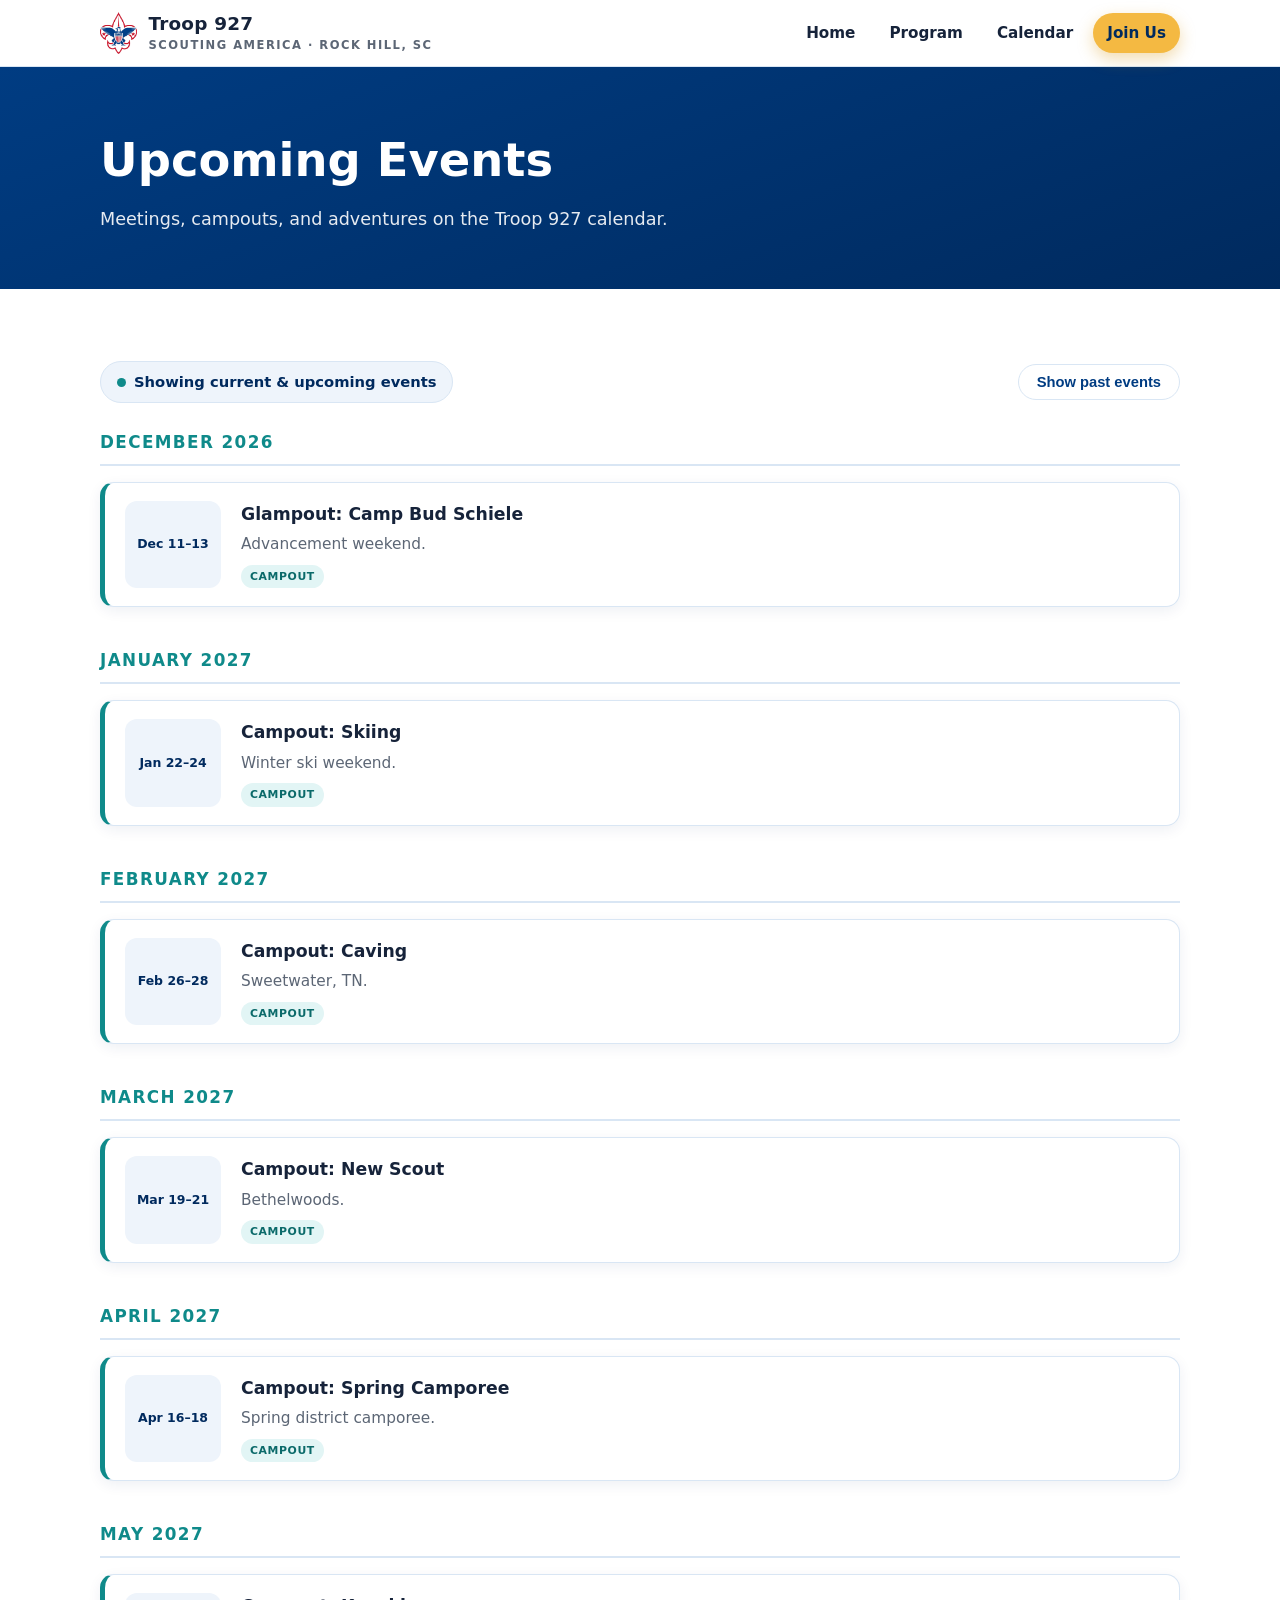
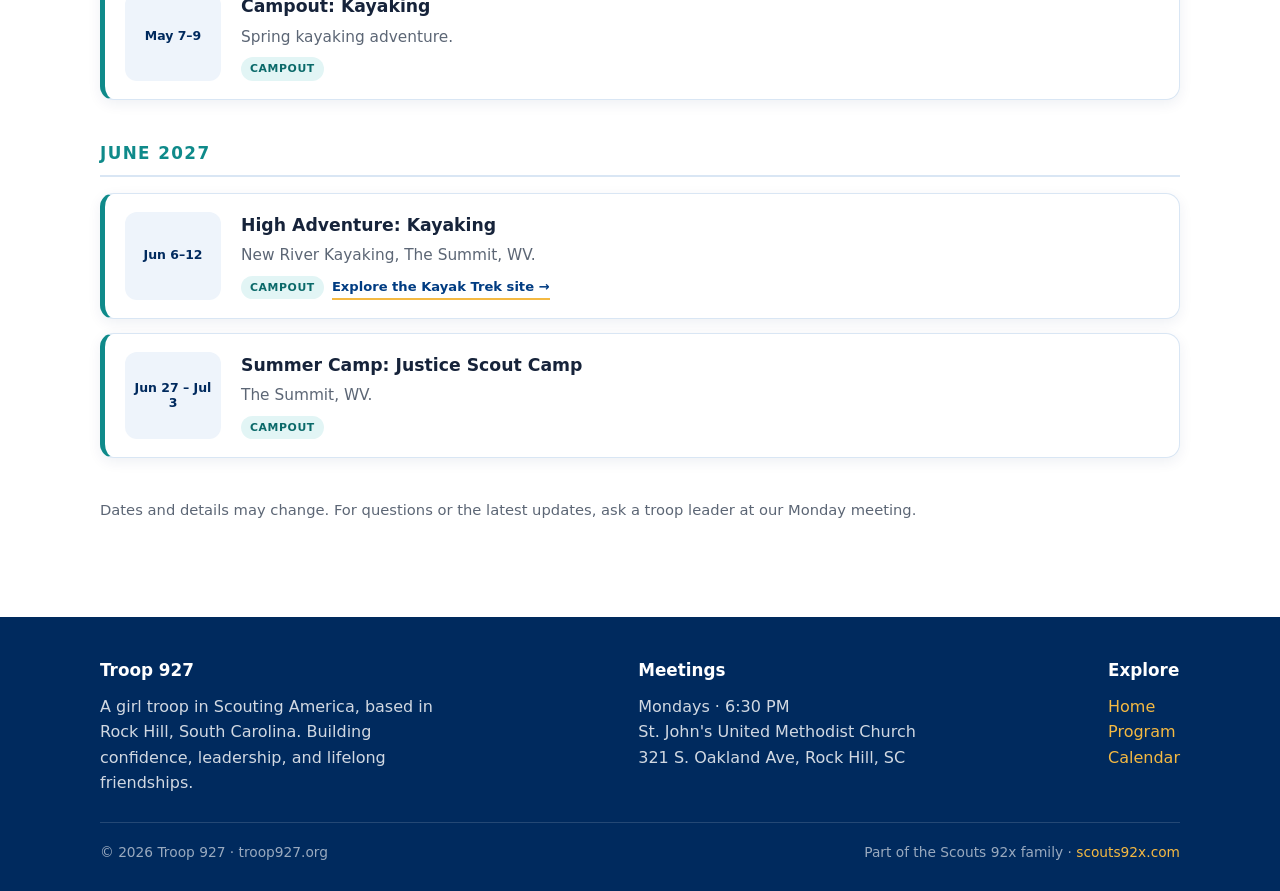
<file: events.html>
<!DOCTYPE html>
<html lang="en">
<head>
  <meta charset="UTF-8" />
  <meta name="viewport" content="width=device-width, initial-scale=1.0" />
  <title>Upcoming Events · Troop 927</title>
  <meta name="description" content="Current and upcoming events, meetings, campouts, and adventures for Troop 927 in Rock Hill, SC." />
  <link rel="icon" href="assets/logo.png" type="image/png" />
  <link rel="stylesheet" href="css/styles.css" />
</head>
<body>
  <header class="site-header">
    <div class="container bar">
      <a class="brand" href="index.html">
        <img src="assets/logo.png" alt="Troop 927 crest" />
        <span class="name">Troop 927<span class="sub">Scouting America · Rock Hill, SC</span></span>
      </a>
      <button class="nav-toggle" aria-label="Menu" aria-expanded="false">
        <svg viewBox="0 0 24 24" fill="none" stroke="currentColor" stroke-width="2.2"><path d="M3 6h18M3 12h18M3 18h18"/></svg>
      </button>
      <nav class="nav">
        <a href="index.html">Home</a>
        <a href="index.html#program">Program</a>
        <a href="events.html">Calendar</a>
        <a href="index.html#join" class="cta">Join Us</a>
      </nav>
    </div>
  </header>

  <main>
    <section class="page-hero">
      <div class="container">
        <h1>Upcoming Events</h1>
        <p>Meetings, campouts, and adventures on the Troop 927 calendar.</p>
      </div>
    </section>

    <section class="section">
      <div class="container">
        <div class="events-toolbar">
          <span class="pill-note"><span class="dot"></span> Showing current &amp; upcoming events</span>
          <button class="toggle-btn" id="togglePast" aria-pressed="false">Show past events</button>
        </div>
        <div id="events"></div>
        <p style="margin-top:36px;color:var(--muted);font-size:.92rem">
          Dates and details may change. For questions or the latest updates, ask a troop leader at our Monday meeting.
        </p>
      </div>
    </section>
  </main>

  <footer class="site-footer">
    <div class="container">
      <div class="cols">
        <div style="max-width:34ch">
          <h4>Troop 927</h4>
          <p style="margin:0">A girl troop in Scouting America, based in Rock Hill, South Carolina. Building confidence, leadership, and lifelong friendships.</p>
        </div>
        <div>
          <h4>Meetings</h4>
          <p style="margin:0">Mondays · 6:30 PM<br />St. John's United Methodist Church<br />321 S. Oakland Ave, Rock Hill, SC</p>
        </div>
        <div>
          <h4>Explore</h4>
          <p style="margin:0">
            <a href="index.html">Home</a><br />
            <a href="index.html#program">Program</a><br />
            <a href="events.html">Calendar</a>
          </p>
        </div>
      </div>
      <div class="fine">
        <span>&copy; <span id="year"></span> Troop 927 · troop927.org</span>
        <span>Part of the Scouts 92x family · <a href="https://scouts92x.com">scouts92x.com</a></span>
      </div>
    </div>
  </footer>

  <script src="js/main.js"></script>
  <script src="js/events.js"></script>
</body>
</html>
</file>
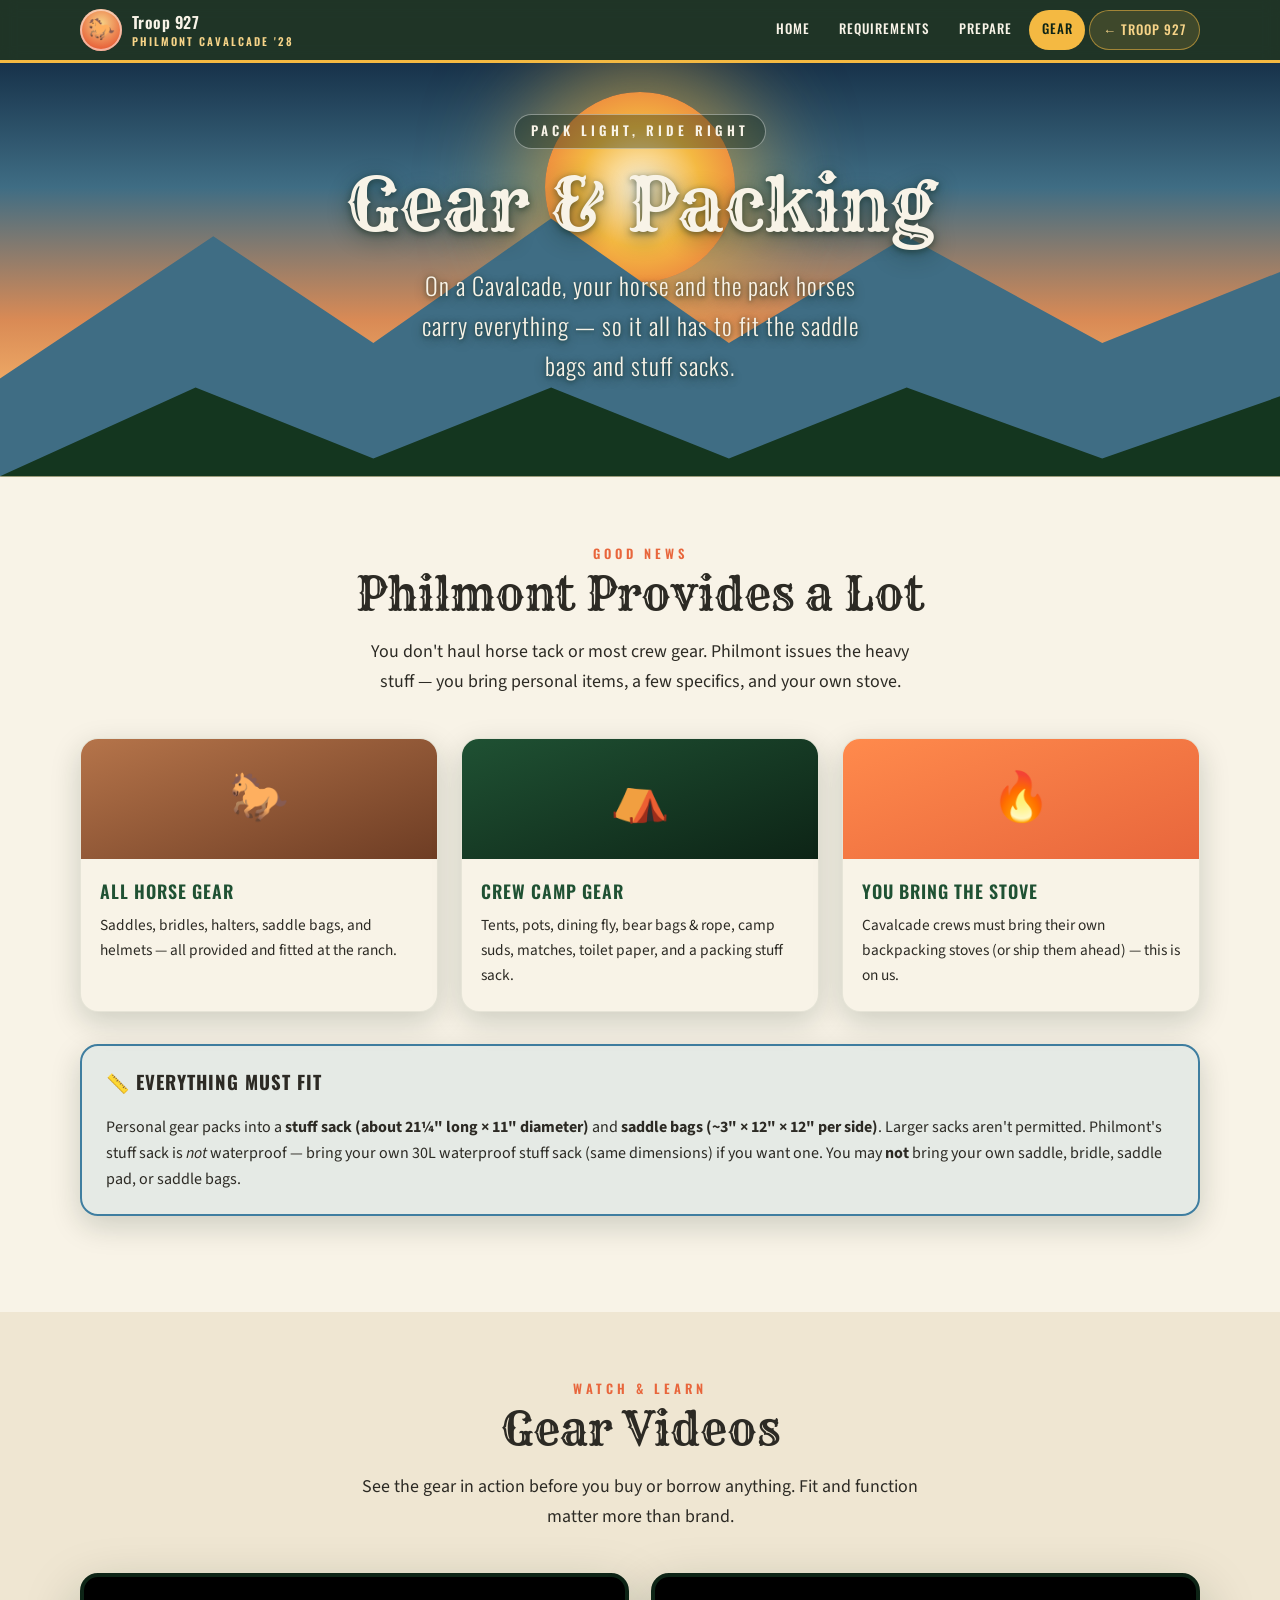
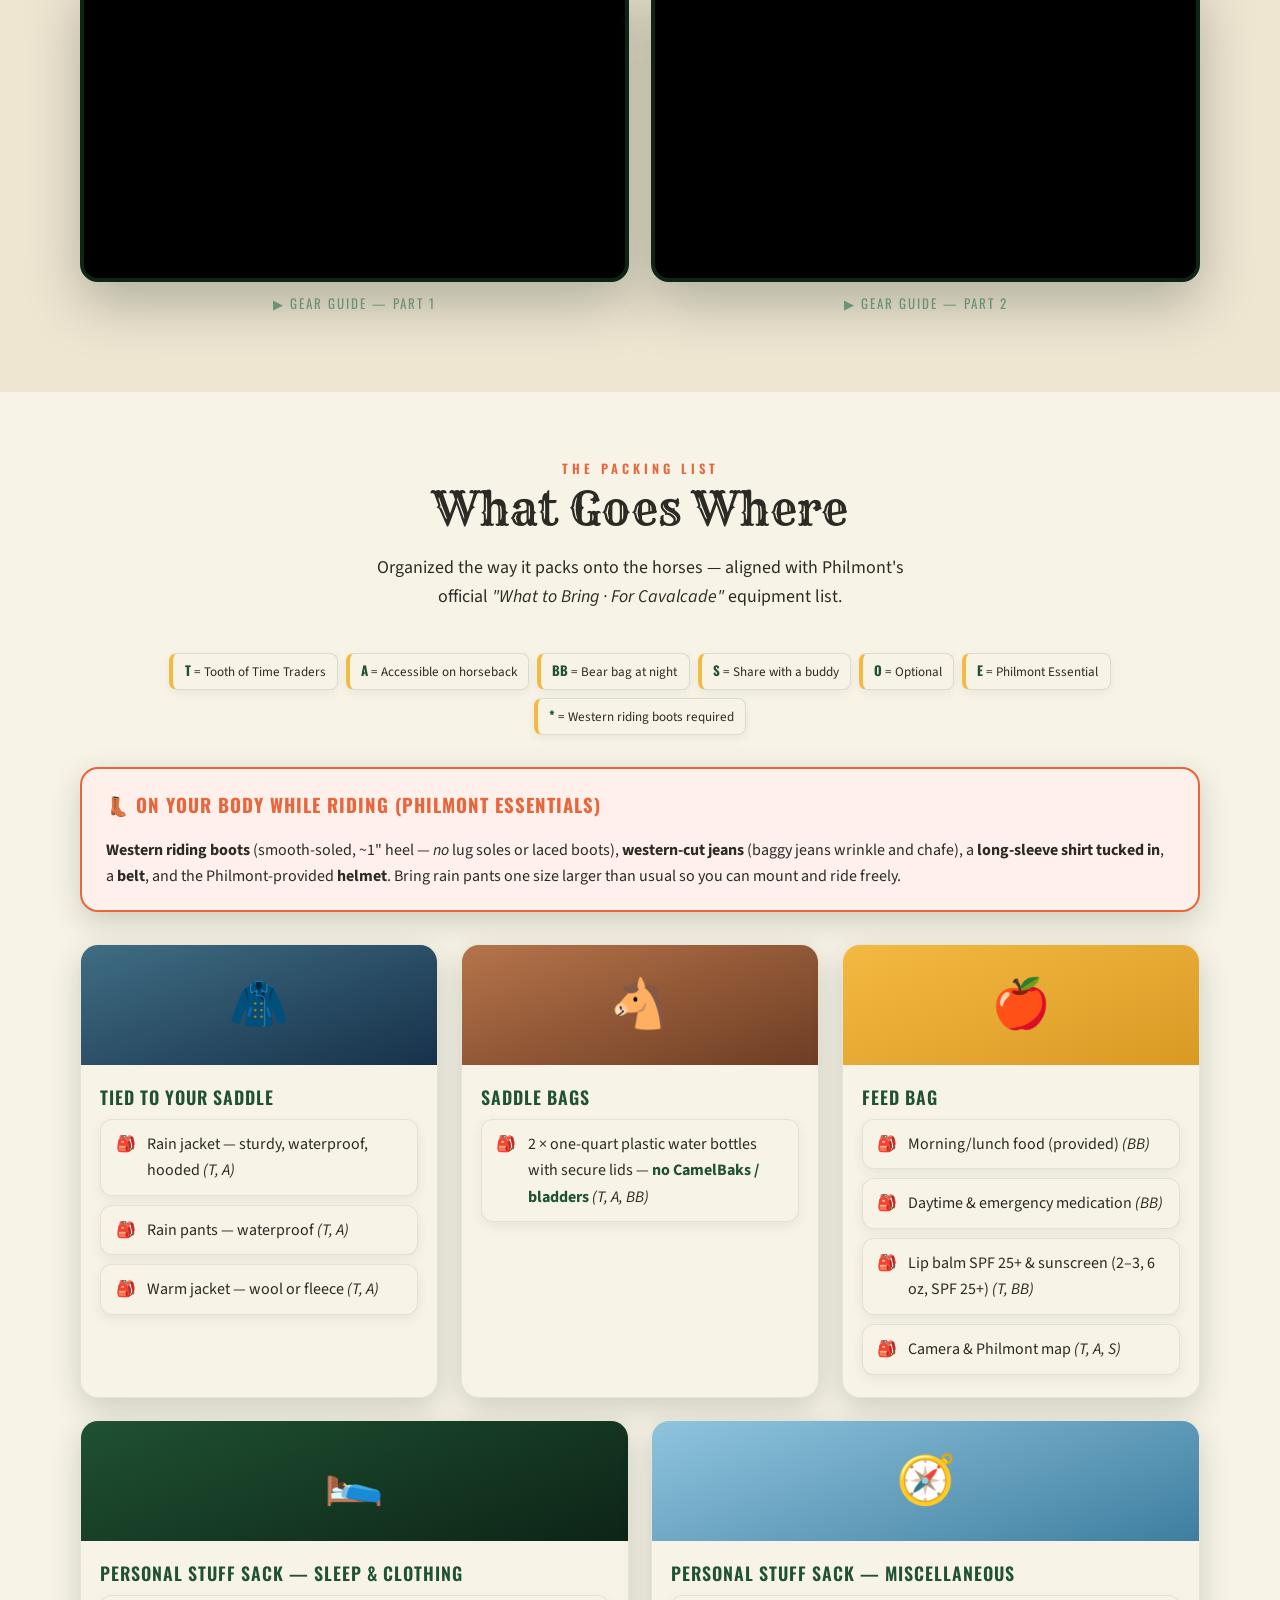
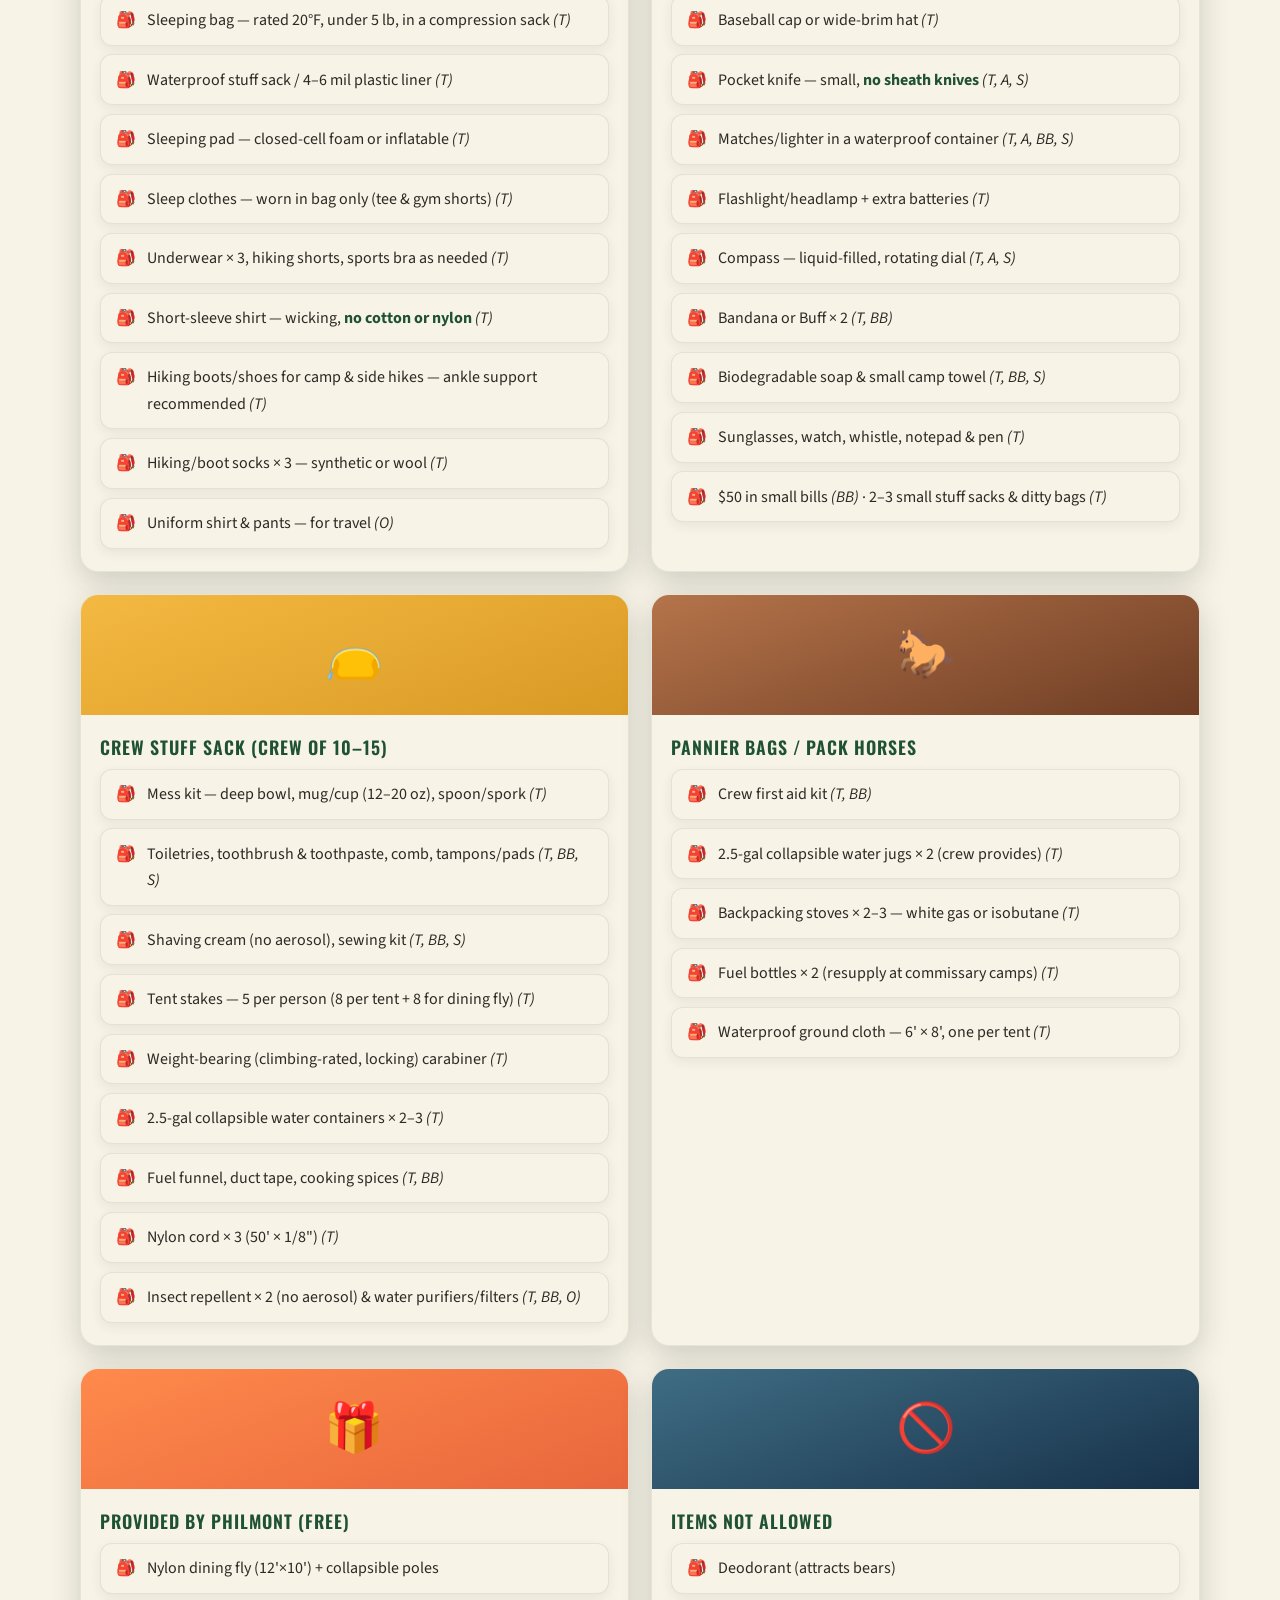
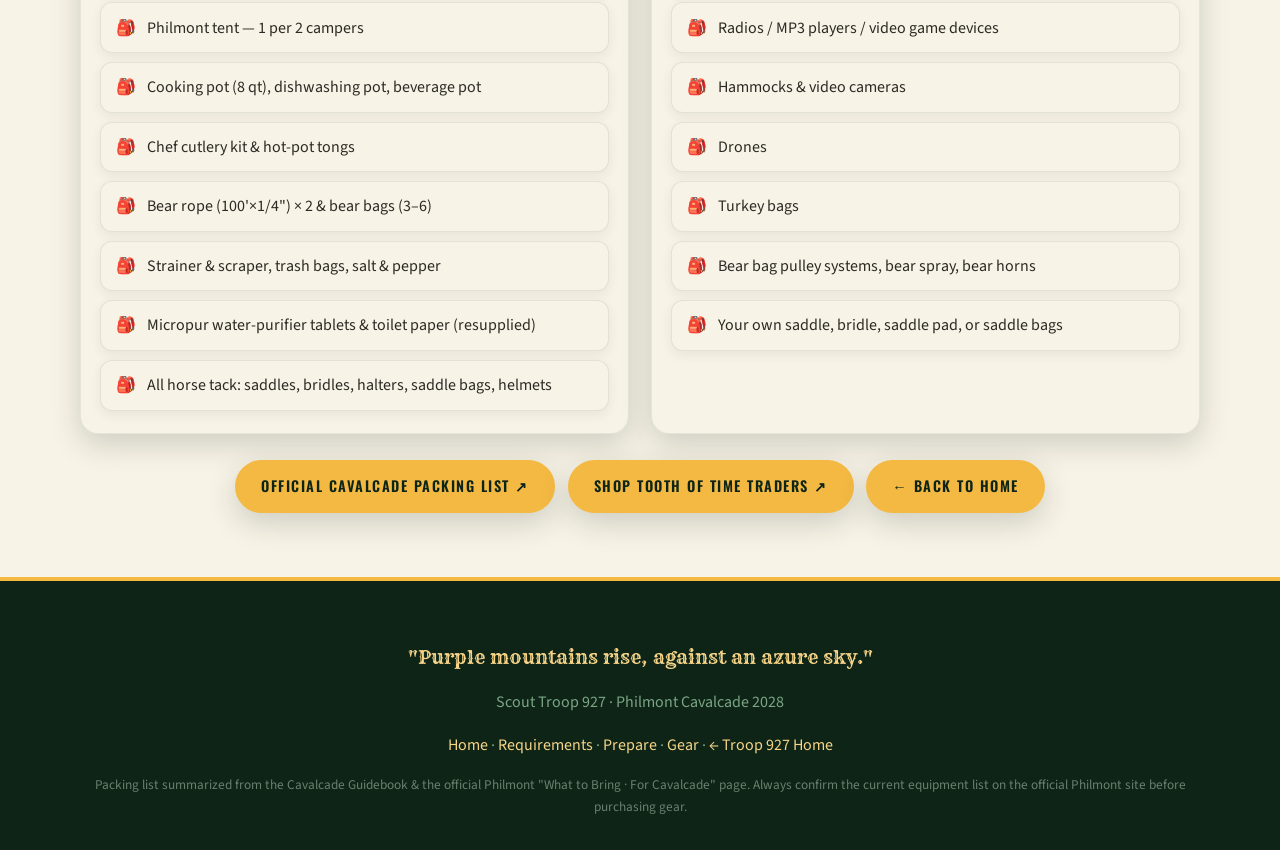
<file: philmont-cavalcade/gear.html>
<!DOCTYPE html>
<html lang="en">
<head>
  <meta charset="UTF-8" />
  <meta name="viewport" content="width=device-width, initial-scale=1.0" />
  <title>Gear &amp; Packing · Troop 927 Cavalcade 2028</title>
  <meta name="description" content="What Troop 927 packs for the Philmont Cavalcade — saddle bags, stuff sacks, feed bag, boots, rain gear, and gear videos to watch." />
  <link rel="preconnect" href="https://fonts.googleapis.com" />
  <link rel="preconnect" href="https://fonts.gstatic.com" crossorigin />
  <link href="https://fonts.googleapis.com/css2?family=Rye&family=Oswald:wght@300;400;500;600;700&family=Source+Sans+3:wght@400;600&display=swap" rel="stylesheet" />
  <link rel="stylesheet" href="assets/styles.css" />
  <link rel="icon" href="data:image/svg+xml,<svg xmlns='http://www.w3.org/2000/svg' viewBox='0 0 100 100'><text y='.9em' font-size='90'>🐎</text></svg>" />
</head>
<body>

  <nav class="nav">
    <div class="wrap nav__inner">
      <a class="brand" href="index.html">
        <span class="brand__badge">🐎</span>
        <span class="brand__name">Troop 927<small>Philmont Cavalcade '28</small></span>
      </a>
      <button class="nav__toggle" aria-label="Menu">☰</button>
      <div class="nav__links">
        <a href="index.html">Home</a>
        <a href="requirements.html">Requirements</a>
        <a href="prepare.html">Prepare</a>
        <a href="gear.html">Gear</a>
        <a href="/" class="nav__back">&larr; Troop 927</a>
      </div>
    </div>
  </nav>

  <header class="hero hero--short">
    <div class="hero__sun"></div>
    <div class="hero__range" aria-hidden="true">
      <svg viewBox="0 0 1440 420" preserveAspectRatio="none">
        <path d="M0 310 L240 150 L420 270 L620 130 L820 270 L1020 150 L1240 270 L1440 190 L1440 420 L0 420 Z" fill="#3f6d84"/>
        <path d="M0 420 L220 320 L420 400 L620 320 L820 400 L1020 320 L1240 400 L1440 330 L1440 420 Z" fill="#14361f"/>
      </svg>
    </div>
    <div class="wrap hero__content">
      <span class="eyebrow">Pack Light, Ride Right</span>
      <h1>Gear &amp; Packing</h1>
      <p class="hero__sub">On a Cavalcade, your horse and the pack horses carry everything — so it all has to fit the saddle bags and stuff sacks.</p>
    </div>
  </header>

  <!-- WHAT PHILMONT PROVIDES -->
  <section class="section">
    <div class="wrap">
      <div class="section__head">
        <span class="section__kicker">Good News</span>
        <h2>Philmont Provides a Lot</h2>
        <p class="lead">You don't haul horse tack or most crew gear. Philmont issues the heavy stuff — you bring
          personal items, a few specifics, and your own stove.</p>
      </div>
      <div class="grid grid--3">
        <article class="card">
          <div class="card__art art-horse">🐎</div>
          <div class="card__body"><h3>All Horse Gear</h3><p>Saddles, bridles, halters, saddle bags, and helmets — all provided and fitted at the ranch.</p></div>
        </article>
        <article class="card">
          <div class="card__art art-pine">⛺</div>
          <div class="card__body"><h3>Crew Camp Gear</h3><p>Tents, pots, dining fly, bear bags &amp; rope, camp suds, matches, toilet paper, and a packing stuff sack.</p></div>
        </article>
        <article class="card">
          <div class="card__art art-sun">🔥</div>
          <div class="card__body"><h3>You Bring the Stove</h3><p>Cavalcade crews must bring their own backpacking stoves (or ship them ahead) — this is on us.</p></div>
        </article>
      </div>

      <div class="alert alert--info">
        <h3>📏 Everything Must Fit</h3>
        <p>Personal gear packs into a <strong>stuff sack (about 21¼" long × 11" diameter)</strong> and
          <strong>saddle bags (~3" × 12" × 12" per side)</strong>. Larger sacks aren't permitted. Philmont's stuff
          sack is <em>not</em> waterproof — bring your own 30L waterproof stuff sack (same dimensions) if you want one.
          You may <strong>not</strong> bring your own saddle, bridle, saddle pad, or saddle bags.</p>
      </div>
    </div>
  </section>

  <!-- GEAR VIDEOS -->
  <section class="section section--tint">
    <div class="wrap">
      <div class="section__head">
        <span class="section__kicker">Watch &amp; Learn</span>
        <h2>Gear Videos</h2>
        <p class="lead">See the gear in action before you buy or borrow anything. Fit and function matter more than brand.</p>
      </div>
      <div class="grid grid--2">
        <div>
          <div class="video">
            <iframe src="https://www.youtube.com/embed/FxcGKnyf33E" title="Philmont gear video 1"
              loading="lazy" allow="accelerometer; autoplay; clipboard-write; encrypted-media; gyroscope; picture-in-picture; web-share"
              referrerpolicy="strict-origin-when-cross-origin" allowfullscreen></iframe>
          </div>
          <p class="video-caption">▶ Gear Guide — Part 1</p>
        </div>
        <div>
          <div class="video">
            <iframe src="https://www.youtube.com/embed/N6Vws-SNOE8" title="Philmont gear video 2"
              loading="lazy" allow="accelerometer; autoplay; clipboard-write; encrypted-media; gyroscope; picture-in-picture; web-share"
              referrerpolicy="strict-origin-when-cross-origin" allowfullscreen></iframe>
          </div>
          <p class="video-caption">▶ Gear Guide — Part 2</p>
        </div>
      </div>
    </div>
  </section>

  <!-- PACKING LISTS -->
  <section class="section">
    <div class="wrap">
      <div class="section__head">
        <span class="section__kicker">The Packing List</span>
        <h2>What Goes Where</h2>
        <p class="lead">Organized the way it packs onto the horses — aligned with Philmont's official
          <em>"What to Bring &middot; For Cavalcade"</em> equipment list.</p>
      </div>

      <div class="codes">
        <span><b>T</b> = Tooth of Time Traders</span>
        <span><b>A</b> = Accessible on horseback</span>
        <span><b>BB</b> = Bear bag at night</span>
        <span><b>S</b> = Share with a buddy</span>
        <span><b>O</b> = Optional</span>
        <span><b>E</b> = Philmont Essential</span>
        <span><b>*</b> = Western riding boots required</span>
      </div>

      <div class="alert alert--danger">
        <h3>👢 On Your Body While Riding (Philmont Essentials)</h3>
        <p><strong>Western riding boots</strong> (smooth-soled, ~1" heel — <em>no</em> lug soles or laced boots),
          <strong>western-cut jeans</strong> (baggy jeans wrinkle and chafe), a <strong>long-sleeve shirt tucked in</strong>,
          a <strong>belt</strong>, and the Philmont-provided <strong>helmet</strong>. Bring rain pants one size larger than
          usual so you can mount and ride freely.</p>
      </div>

      <div class="grid grid--3">
        <article class="card">
          <div class="card__art art-mtn">🧥</div>
          <div class="card__body">
            <h3>Tied to Your Saddle</h3>
            <ul class="checklist checklist--pack">
              <li><span>Rain jacket — sturdy, waterproof, hooded <em>(T, A)</em></span></li>
              <li><span>Rain pants — waterproof <em>(T, A)</em></span></li>
              <li><span>Warm jacket — wool or fleece <em>(T, A)</em></span></li>
            </ul>
          </div>
        </article>

        <article class="card">
          <div class="card__art art-horse">🐴</div>
          <div class="card__body">
            <h3>Saddle Bags</h3>
            <ul class="checklist checklist--pack">
              <li><span>2 &times; one-quart plastic water bottles with secure lids — <b>no CamelBaks / bladders</b> <em>(T, A, BB)</em></span></li>
            </ul>
          </div>
        </article>

        <article class="card">
          <div class="card__art art-gold">🍎</div>
          <div class="card__body">
            <h3>Feed Bag</h3>
            <ul class="checklist checklist--pack">
              <li><span>Morning/lunch food (provided) <em>(BB)</em></span></li>
              <li><span>Daytime &amp; emergency medication <em>(BB)</em></span></li>
              <li><span>Lip balm SPF 25+ &amp; sunscreen (2–3, 6 oz, SPF 25+) <em>(T, BB)</em></span></li>
              <li><span>Camera &amp; Philmont map <em>(T, A, S)</em></span></li>
            </ul>
          </div>
        </article>
      </div>

      <div class="grid grid--2" style="margin-top:1.4rem">
        <article class="card">
          <div class="card__art art-pine">🛌</div>
          <div class="card__body">
            <h3>Personal Stuff Sack — Sleep &amp; Clothing</h3>
            <ul class="checklist checklist--pack">
              <li><span>Sleeping bag — rated 20&deg;F, under 5 lb, in a compression sack <em>(T)</em></span></li>
              <li><span>Waterproof stuff sack / 4–6 mil plastic liner <em>(T)</em></span></li>
              <li><span>Sleeping pad — closed-cell foam or inflatable <em>(T)</em></span></li>
              <li><span>Sleep clothes — worn in bag only (tee &amp; gym shorts) <em>(T)</em></span></li>
              <li><span>Underwear &times; 3, hiking shorts, sports bra as needed <em>(T)</em></span></li>
              <li><span>Short-sleeve shirt — wicking, <b>no cotton or nylon</b> <em>(T)</em></span></li>
              <li><span>Hiking boots/shoes for camp &amp; side hikes — ankle support recommended <em>(T)</em></span></li>
              <li><span>Hiking/boot socks &times; 3 — synthetic or wool <em>(T)</em></span></li>
              <li><span>Uniform shirt &amp; pants — for travel <em>(O)</em></span></li>
            </ul>
          </div>
        </article>

        <article class="card">
          <div class="card__art art-sky">🧭</div>
          <div class="card__body">
            <h3>Personal Stuff Sack — Miscellaneous</h3>
            <ul class="checklist checklist--pack">
              <li><span>Baseball cap or wide-brim hat <em>(T)</em></span></li>
              <li><span>Pocket knife — small, <b>no sheath knives</b> <em>(T, A, S)</em></span></li>
              <li><span>Matches/lighter in a waterproof container <em>(T, A, BB, S)</em></span></li>
              <li><span>Flashlight/headlamp + extra batteries <em>(T)</em></span></li>
              <li><span>Compass — liquid-filled, rotating dial <em>(T, A, S)</em></span></li>
              <li><span>Bandana or Buff &times; 2 <em>(T, BB)</em></span></li>
              <li><span>Biodegradable soap &amp; small camp towel <em>(T, BB, S)</em></span></li>
              <li><span>Sunglasses, watch, whistle, notepad &amp; pen <em>(T)</em></span></li>
              <li><span>$50 in small bills <em>(BB)</em> &middot; 2–3 small stuff sacks &amp; ditty bags <em>(T)</em></span></li>
            </ul>
          </div>
        </article>
      </div>

      <div class="grid grid--2" style="margin-top:1.4rem">
        <article class="card">
          <div class="card__art art-gold">👝</div>
          <div class="card__body">
            <h3>Crew Stuff Sack (Crew of 10–15)</h3>
            <ul class="checklist checklist--pack">
              <li><span>Mess kit — deep bowl, mug/cup (12–20 oz), spoon/spork <em>(T)</em></span></li>
              <li><span>Toiletries, toothbrush &amp; toothpaste, comb, tampons/pads <em>(T, BB, S)</em></span></li>
              <li><span>Shaving cream (no aerosol), sewing kit <em>(T, BB, S)</em></span></li>
              <li><span>Tent stakes — 5 per person (8 per tent + 8 for dining fly) <em>(T)</em></span></li>
              <li><span>Weight-bearing (climbing-rated, locking) carabiner <em>(T)</em></span></li>
              <li><span>2.5-gal collapsible water containers &times; 2–3 <em>(T)</em></span></li>
              <li><span>Fuel funnel, duct tape, cooking spices <em>(T, BB)</em></span></li>
              <li><span>Nylon cord &times; 3 (50' &times; 1/8") <em>(T)</em></span></li>
              <li><span>Insect repellent &times; 2 (no aerosol) &amp; water purifiers/filters <em>(T, BB, O)</em></span></li>
            </ul>
          </div>
        </article>

        <article class="card">
          <div class="card__art art-horse">🐎</div>
          <div class="card__body">
            <h3>Pannier Bags / Pack Horses</h3>
            <ul class="checklist checklist--pack">
              <li><span>Crew first aid kit <em>(T, BB)</em></span></li>
              <li><span>2.5-gal collapsible water jugs &times; 2 (crew provides) <em>(T)</em></span></li>
              <li><span>Backpacking stoves &times; 2–3 — white gas or isobutane <em>(T)</em></span></li>
              <li><span>Fuel bottles &times; 2 (resupply at commissary camps) <em>(T)</em></span></li>
              <li><span>Waterproof ground cloth — 6' &times; 8', one per tent <em>(T)</em></span></li>
            </ul>
          </div>
        </article>
      </div>

      <div class="grid grid--2" style="margin-top:1.4rem">
        <article class="card">
          <div class="card__art art-sun">🎁</div>
          <div class="card__body">
            <h3>Provided by Philmont (Free)</h3>
            <ul class="checklist checklist--pack">
              <li><span>Nylon dining fly (12'&times;10') + collapsible poles</span></li>
              <li><span>Philmont tent — 1 per 2 campers</span></li>
              <li><span>Cooking pot (8 qt), dishwashing pot, beverage pot</span></li>
              <li><span>Chef cutlery kit &amp; hot-pot tongs</span></li>
              <li><span>Bear rope (100'&times;1/4") &times; 2 &amp; bear bags (3–6)</span></li>
              <li><span>Strainer &amp; scraper, trash bags, salt &amp; pepper</span></li>
              <li><span>Micropur water-purifier tablets &amp; toilet paper (resupplied)</span></li>
              <li><span>All horse tack: saddles, bridles, halters, saddle bags, helmets</span></li>
            </ul>
          </div>
        </article>

        <article class="card">
          <div class="card__art art-mtn">🚫</div>
          <div class="card__body">
            <h3>Items NOT Allowed</h3>
            <ul class="checklist checklist--pack">
              <li><span>Deodorant (attracts bears)</span></li>
              <li><span>Radios / MP3 players / video game devices</span></li>
              <li><span>Hammocks &amp; video cameras</span></li>
              <li><span>Drones</span></li>
              <li><span>Turkey bags</span></li>
              <li><span>Bear bag pulley systems, bear spray, bear horns</span></li>
              <li><span>Your own saddle, bridle, saddle pad, or saddle bags</span></li>
            </ul>
          </div>
        </article>
      </div>

      <div class="center">
        <div class="btn-row">
          <a class="btn btn--gold" href="https://www.philmontscoutranch.org/resources/what-to-bring/for-cavalcade/" target="_blank" rel="noopener">Official Cavalcade Packing List ↗</a>
          <a class="btn btn--gold" href="https://store.philmontscoutranch.org/" target="_blank" rel="noopener">Shop Tooth of Time Traders ↗</a>
          <a class="btn btn--gold" href="index.html">← Back to Home</a>
        </div>
      </div>
    </div>
  </section>

  <footer class="footer">
    <div class="wrap">
      <p class="footer__hymn">"Purple mountains rise, against an azure sky."</p>
      <p>Scout Troop 927 · Philmont Cavalcade 2028</p>
      <p>
        <a href="index.html">Home</a> ·
        <a href="requirements.html">Requirements</a> ·
        <a href="prepare.html">Prepare</a> ·
        <a href="gear.html">Gear</a> &middot;
        <a href="/">&larr; Troop 927 Home</a>
      </p>
      <small>Packing list summarized from the Cavalcade Guidebook &amp; the official Philmont "What to Bring · For Cavalcade" page. Always confirm the current equipment list on the official Philmont site before purchasing gear.</small>
    </div>
  </footer>

  <script src="assets/app.js"></script>
</body>
</html>
</file>
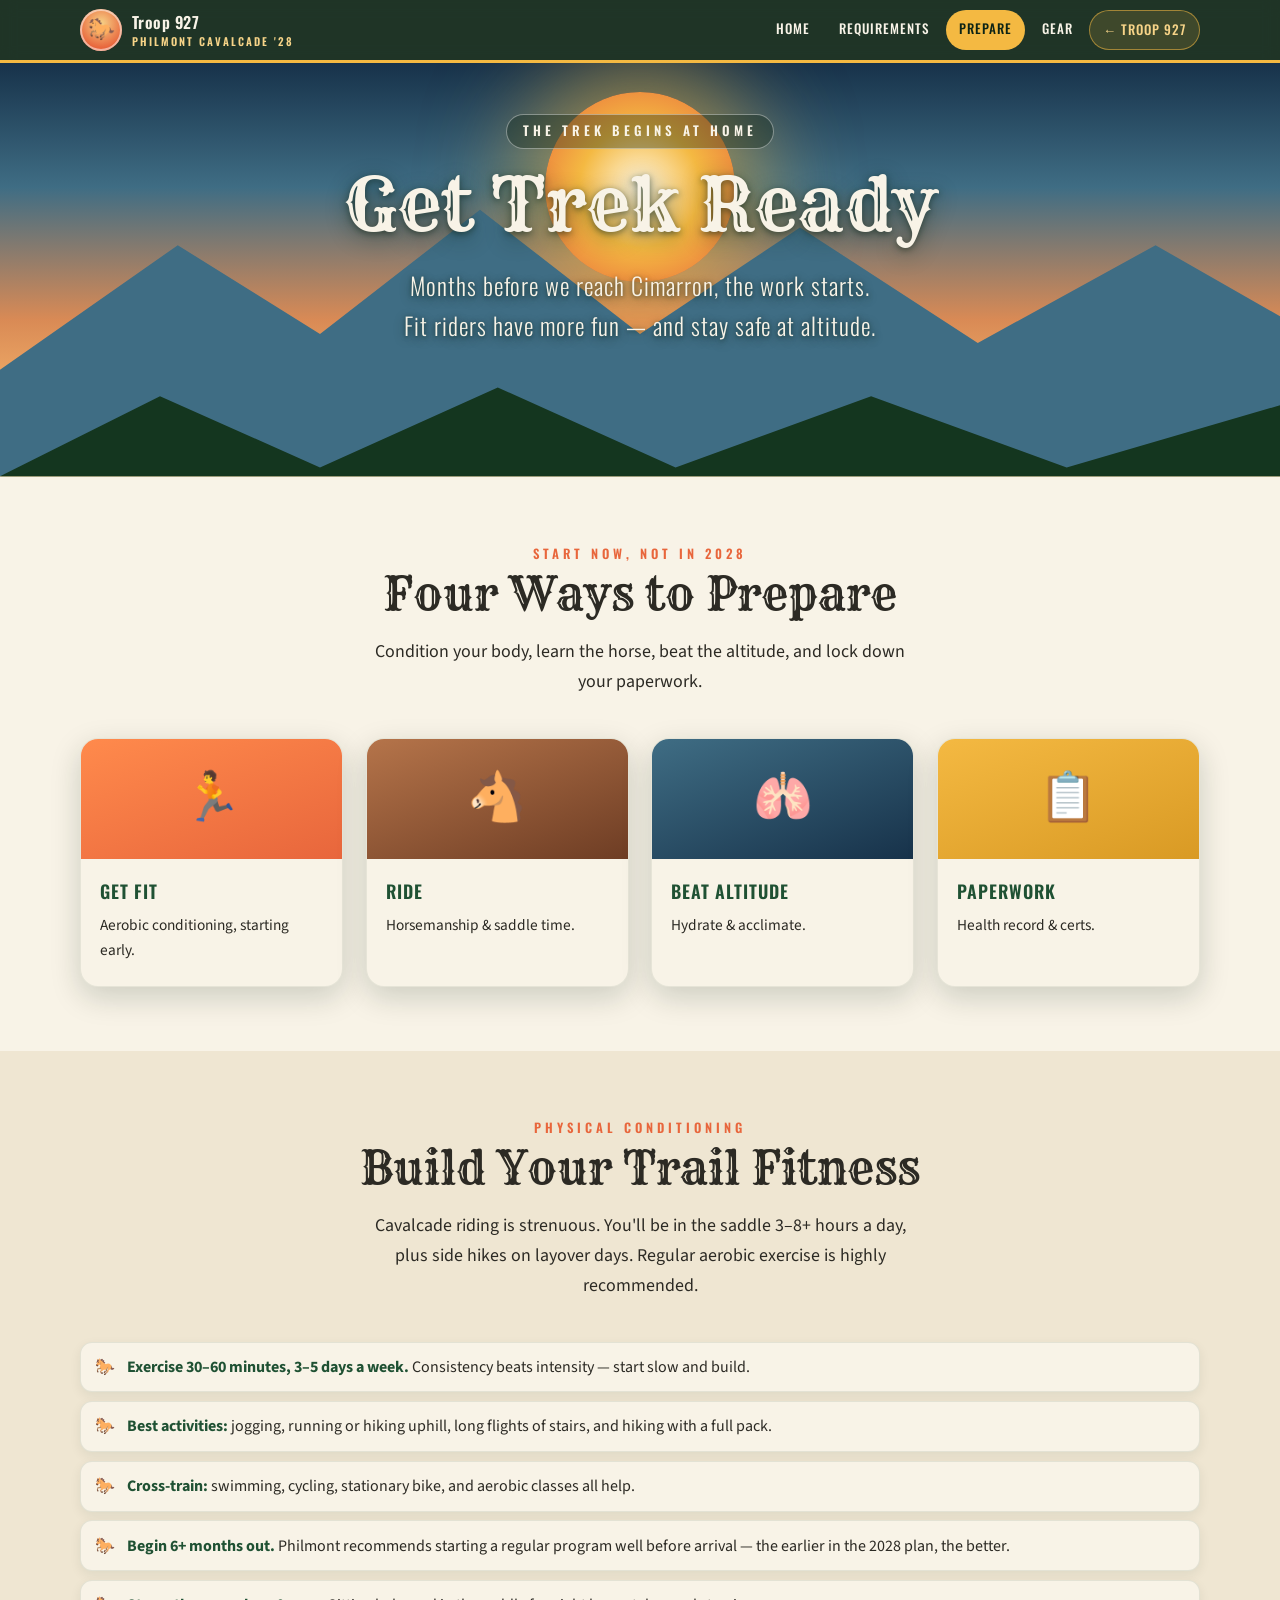
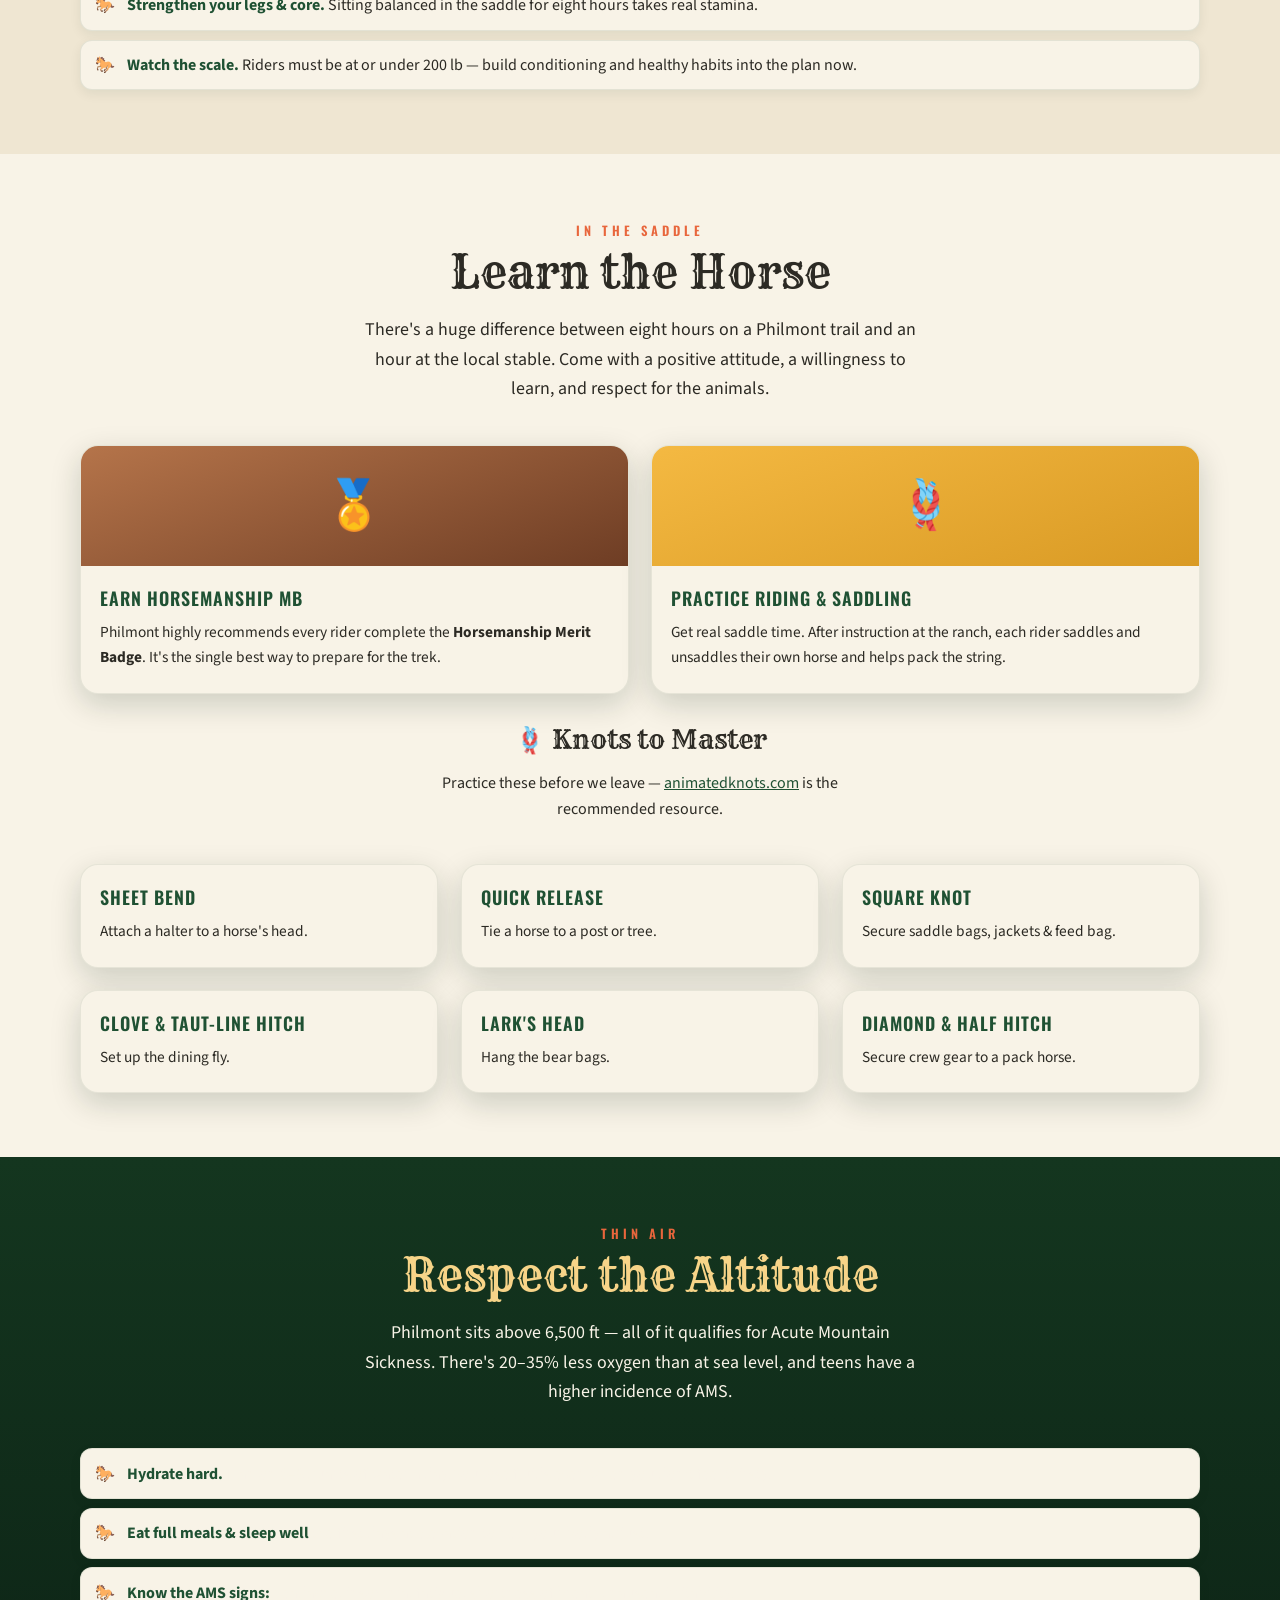
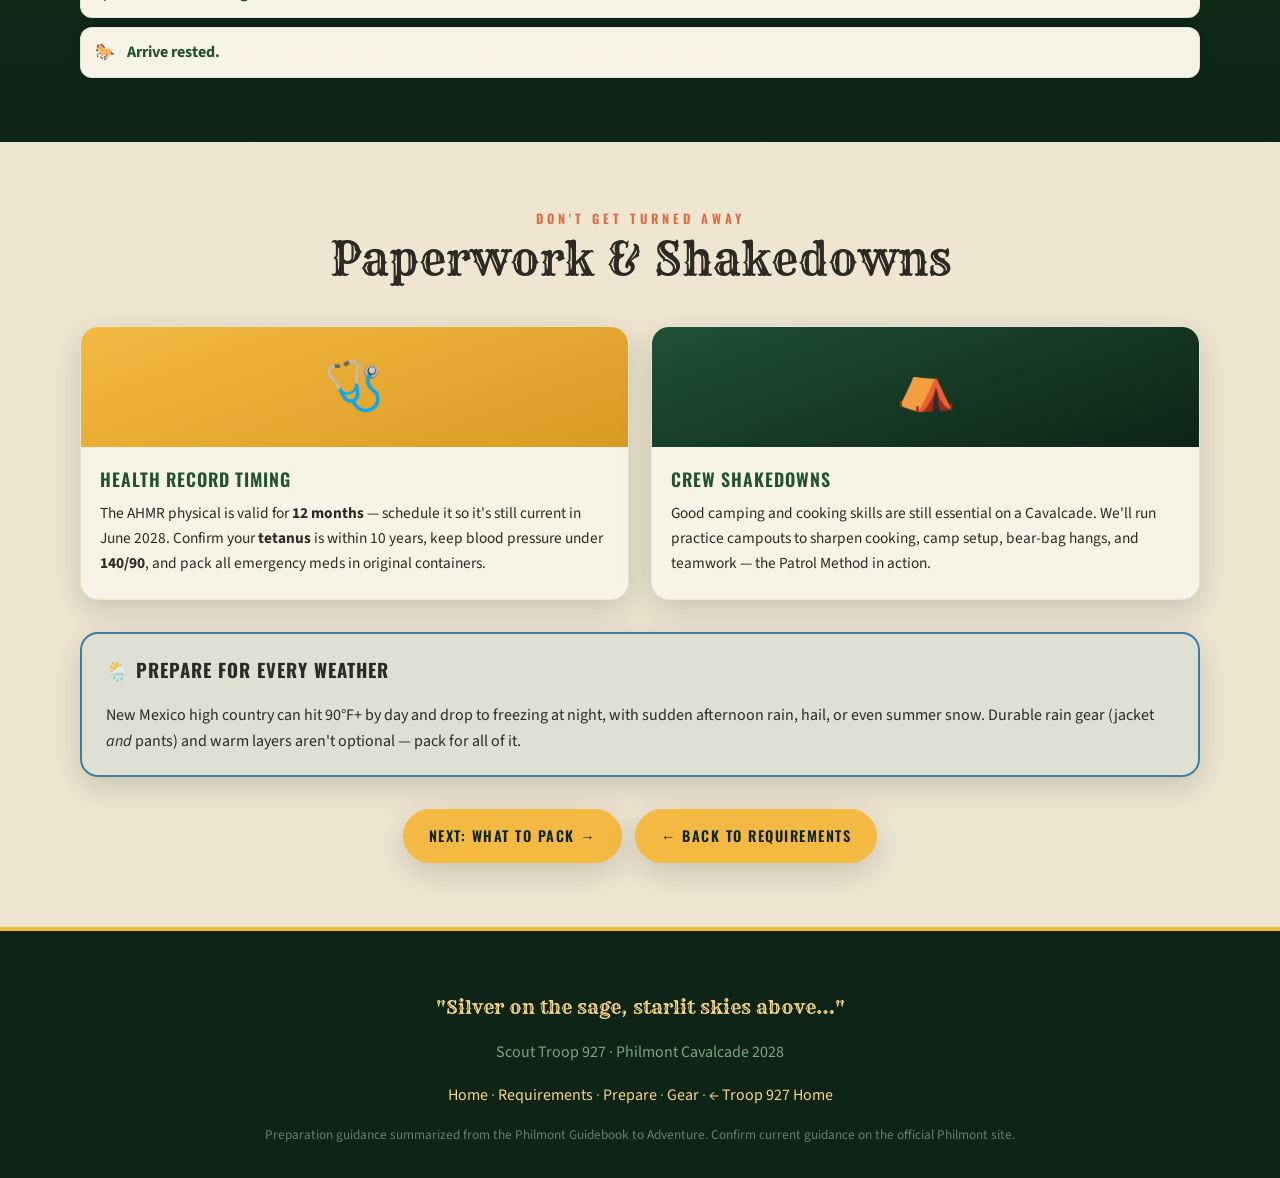
<file: philmont-cavalcade/prepare.html>
<!DOCTYPE html>
<html lang="en">
<head>
  <meta charset="UTF-8" />
  <meta name="viewport" content="width=device-width, initial-scale=1.0" />
  <title>Preparing for the Trek · Troop 927 Cavalcade 2028</title>
  <meta name="description" content="How Troop 927 gets ready for Philmont — physical conditioning, horsemanship, altitude, health records, knots, and shakedown campouts." />
  <link rel="preconnect" href="https://fonts.googleapis.com" />
  <link rel="preconnect" href="https://fonts.gstatic.com" crossorigin />
  <link href="https://fonts.googleapis.com/css2?family=Rye&family=Oswald:wght@300;400;500;600;700&family=Source+Sans+3:wght@400;600&display=swap" rel="stylesheet" />
  <link rel="stylesheet" href="assets/styles.css" />
  <link rel="icon" href="data:image/svg+xml,<svg xmlns='http://www.w3.org/2000/svg' viewBox='0 0 100 100'><text y='.9em' font-size='90'>🐎</text></svg>" />
</head>
<body>

  <nav class="nav">
    <div class="wrap nav__inner">
      <a class="brand" href="index.html">
        <span class="brand__badge">🐎</span>
        <span class="brand__name">Troop 927<small>Philmont Cavalcade '28</small></span>
      </a>
      <button class="nav__toggle" aria-label="Menu">☰</button>
      <div class="nav__links">
        <a href="index.html">Home</a>
        <a href="requirements.html">Requirements</a>
        <a href="prepare.html">Prepare</a>
        <a href="gear.html">Gear</a>
        <a href="/" class="nav__back">&larr; Troop 927</a>
      </div>
    </div>
  </nav>

  <header class="hero hero--short">
    <div class="hero__sun"></div>
    <div class="hero__range" aria-hidden="true">
      <svg viewBox="0 0 1440 420" preserveAspectRatio="none">
        <path d="M0 300 L200 160 L360 260 L540 120 L720 260 L900 140 L1100 270 L1300 160 L1440 240 L1440 420 L0 420 Z" fill="#3f6d84"/>
        <path d="M0 420 L180 330 L360 410 L560 320 L760 410 L980 330 L1200 410 L1440 340 L1440 420 Z" fill="#14361f"/>
      </svg>
    </div>
    <div class="wrap hero__content">
      <span class="eyebrow">The Trek Begins at Home</span>
      <h1>Get Trek Ready</h1>
      <p class="hero__sub">Months before we reach Cimarron, the work starts. Fit riders have more fun — and stay safe at altitude.</p>
    </div>
  </header>

  <section class="section">
    <div class="wrap">
      <div class="section__head">
        <span class="section__kicker">Start Now, Not in 2028</span>
        <h2>Four Ways to Prepare</h2>
        <p class="lead">Condition your body, learn the horse, beat the altitude, and lock down your paperwork.</p>
      </div>
      <div class="grid grid--4">
        <article class="card">
          <div class="card__art art-sun">🏃</div>
          <div class="card__body"><h3>Get Fit</h3><p>Aerobic conditioning, starting early.</p></div>
        </article>
        <article class="card">
          <div class="card__art art-horse">🐴</div>
          <div class="card__body"><h3>Ride</h3><p>Horsemanship &amp; saddle time.</p></div>
        </article>
        <article class="card">
          <div class="card__art art-mtn">🫁</div>
          <div class="card__body"><h3>Beat Altitude</h3><p>Hydrate &amp; acclimate.</p></div>
        </article>
        <article class="card">
          <div class="card__art art-gold">📋</div>
          <div class="card__body"><h3>Paperwork</h3><p>Health record &amp; certs.</p></div>
        </article>
      </div>
    </div>
  </section>

  <!-- CONDITIONING -->
  <section class="section section--tint">
    <div class="wrap">
      <div class="section__head">
        <span class="section__kicker">Physical Conditioning</span>
        <h2>Build Your Trail Fitness</h2>
        <p class="lead">Cavalcade riding is strenuous. You'll be in the saddle 3–8+ hours a day, plus side hikes on
          layover days. Regular aerobic exercise is highly recommended.</p>
      </div>
      <ul class="checklist">
        <li><span><b>Exercise 30–60 minutes, 3–5 days a week.</b> Consistency beats intensity — start slow and build.</span></li>
        <li><span><b>Best activities:</b> jogging, running or hiking uphill, long flights of stairs, and hiking with a full pack.</span></li>
        <li><span><b>Cross-train:</b> swimming, cycling, stationary bike, and aerobic classes all help.</span></li>
        <li><span><b>Begin 6+ months out.</b> Philmont recommends starting a regular program well before arrival — the earlier in the 2028 plan, the better.</span></li>
        <li><span><b>Strengthen your legs &amp; core.</b> Sitting balanced in the saddle for eight hours takes real stamina.</span></li>
        <li><span><b>Watch the scale.</b> Riders must be at or under 200 lb — build conditioning and healthy habits into the plan now.</span></li>
      </ul>
    </div>
  </section>

  <!-- HORSEMANSHIP -->
  <section class="section">
    <div class="wrap">
      <div class="section__head">
        <span class="section__kicker">In the Saddle</span>
        <h2>Learn the Horse</h2>
        <p class="lead">There's a huge difference between eight hours on a Philmont trail and an hour at the local stable.
          Come with a positive attitude, a willingness to learn, and respect for the animals.</p>
      </div>
      <div class="grid grid--2">
        <article class="card">
          <div class="card__art art-horse">🏅</div>
          <div class="card__body">
            <h3>Earn Horsemanship MB</h3>
            <p>Philmont highly recommends every rider complete the <strong>Horsemanship Merit Badge</strong>. It's the
              single best way to prepare for the trek.</p>
          </div>
        </article>
        <article class="card">
          <div class="card__art art-gold">🪢</div>
          <div class="card__body">
            <h3>Practice Riding &amp; Saddling</h3>
            <p>Get real saddle time. After instruction at the ranch, each rider saddles and unsaddles their own horse
              and helps pack the string.</p>
          </div>
        </article>
      </div>

      <div class="section__head mt-2">
        <h2 style="font-size:1.6rem">🪢 Knots to Master</h2>
        <p>Practice these before we leave — <a href="https://www.animatedknots.com/" target="_blank" rel="noopener">animatedknots.com</a> is the recommended resource.</p>
      </div>
      <div class="grid grid--3">
        <article class="card"><div class="card__body"><h3>Sheet Bend</h3><p>Attach a halter to a horse's head.</p></div></article>
        <article class="card"><div class="card__body"><h3>Quick Release</h3><p>Tie a horse to a post or tree.</p></div></article>
        <article class="card"><div class="card__body"><h3>Square Knot</h3><p>Secure saddle bags, jackets &amp; feed bag.</p></div></article>
        <article class="card"><div class="card__body"><h3>Clove &amp; Taut-Line Hitch</h3><p>Set up the dining fly.</p></div></article>
        <article class="card"><div class="card__body"><h3>Lark's Head</h3><p>Hang the bear bags.</p></div></article>
        <article class="card"><div class="card__body"><h3>Diamond &amp; Half Hitch</h3><p>Secure crew gear to a pack horse.</p></div></article>
      </div>
    </div>
  </section>

  <!-- ALTITUDE -->
  <section class="section section--pine">
    <div class="wrap">
      <div class="section__head">
        <span class="section__kicker">Thin Air</span>
        <h2>Respect the Altitude</h2>
        <p class="lead">Philmont sits above 6,500 ft — all of it qualifies for Acute Mountain Sickness. There's 20–35% less
          oxygen than at sea level, and teens have a higher incidence of AMS.</p>
      </div>
      <ul class="checklist">
        <li><span><b>Hydrate hard.</b> Plan on 6–8 quarts of water a day. You lose fluids even when you don't feel thirsty.</span></li>
        <li><span><b>Eat full meals &amp; sleep well</b> the first days at elevation to help your body adjust.</span></li>
        <li><span><b>Know the AMS signs:</b> headache, insomnia, fatigue, shortness of breath, nausea, irritability.</span></li>
        <li><span><b>Arrive rested.</b> A good night's sleep after the opening campfire helps you acclimate before the ride.</span></li>
      </ul>
    </div>
  </section>

  <!-- PAPERWORK + SHAKEDOWN -->
  <section class="section section--tint">
    <div class="wrap">
      <div class="section__head">
        <span class="section__kicker">Don't Get Turned Away</span>
        <h2>Paperwork &amp; Shakedowns</h2>
      </div>
      <div class="grid grid--2">
        <article class="card">
          <div class="card__art art-gold">🩺</div>
          <div class="card__body">
            <h3>Health Record Timing</h3>
            <p>The AHMR physical is valid for <strong>12 months</strong> — schedule it so it's still current in
              June&nbsp;2028. Confirm your <strong>tetanus</strong> is within 10 years, keep blood pressure under
              <strong>140/90</strong>, and pack all emergency meds in original containers.</p>
          </div>
        </article>
        <article class="card">
          <div class="card__art art-pine">⛺</div>
          <div class="card__body">
            <h3>Crew Shakedowns</h3>
            <p>Good camping and cooking skills are still essential on a Cavalcade. We'll run practice campouts to
              sharpen cooking, camp setup, bear-bag hangs, and teamwork — the Patrol Method in action.</p>
          </div>
        </article>
      </div>

      <div class="alert alert--info">
        <h3>🌦️ Prepare for Every Weather</h3>
        <p>New Mexico high country can hit 90°F+ by day and drop to freezing at night, with sudden afternoon rain, hail,
          or even summer snow. Durable rain gear (jacket <em>and</em> pants) and warm layers aren't optional — pack for
          all of it.</p>
      </div>

      <div class="center">
        <div class="btn-row">
          <a class="btn btn--gold" href="gear.html">Next: What to Pack →</a>
          <a class="btn btn--gold" href="requirements.html">← Back to Requirements</a>
        </div>
      </div>
    </div>
  </section>

  <footer class="footer">
    <div class="wrap">
      <p class="footer__hymn">"Silver on the sage, starlit skies above…"</p>
      <p>Scout Troop 927 · Philmont Cavalcade 2028</p>
      <p>
        <a href="index.html">Home</a> ·
        <a href="requirements.html">Requirements</a> ·
        <a href="prepare.html">Prepare</a> ·
        <a href="gear.html">Gear</a> &middot;
        <a href="/">&larr; Troop 927 Home</a>
      </p>
      <small>Preparation guidance summarized from the Philmont Guidebook to Adventure. Confirm current guidance on the official Philmont site.</small>
    </div>
  </footer>

  <script src="assets/app.js"></script>
</body>
</html>
</file>
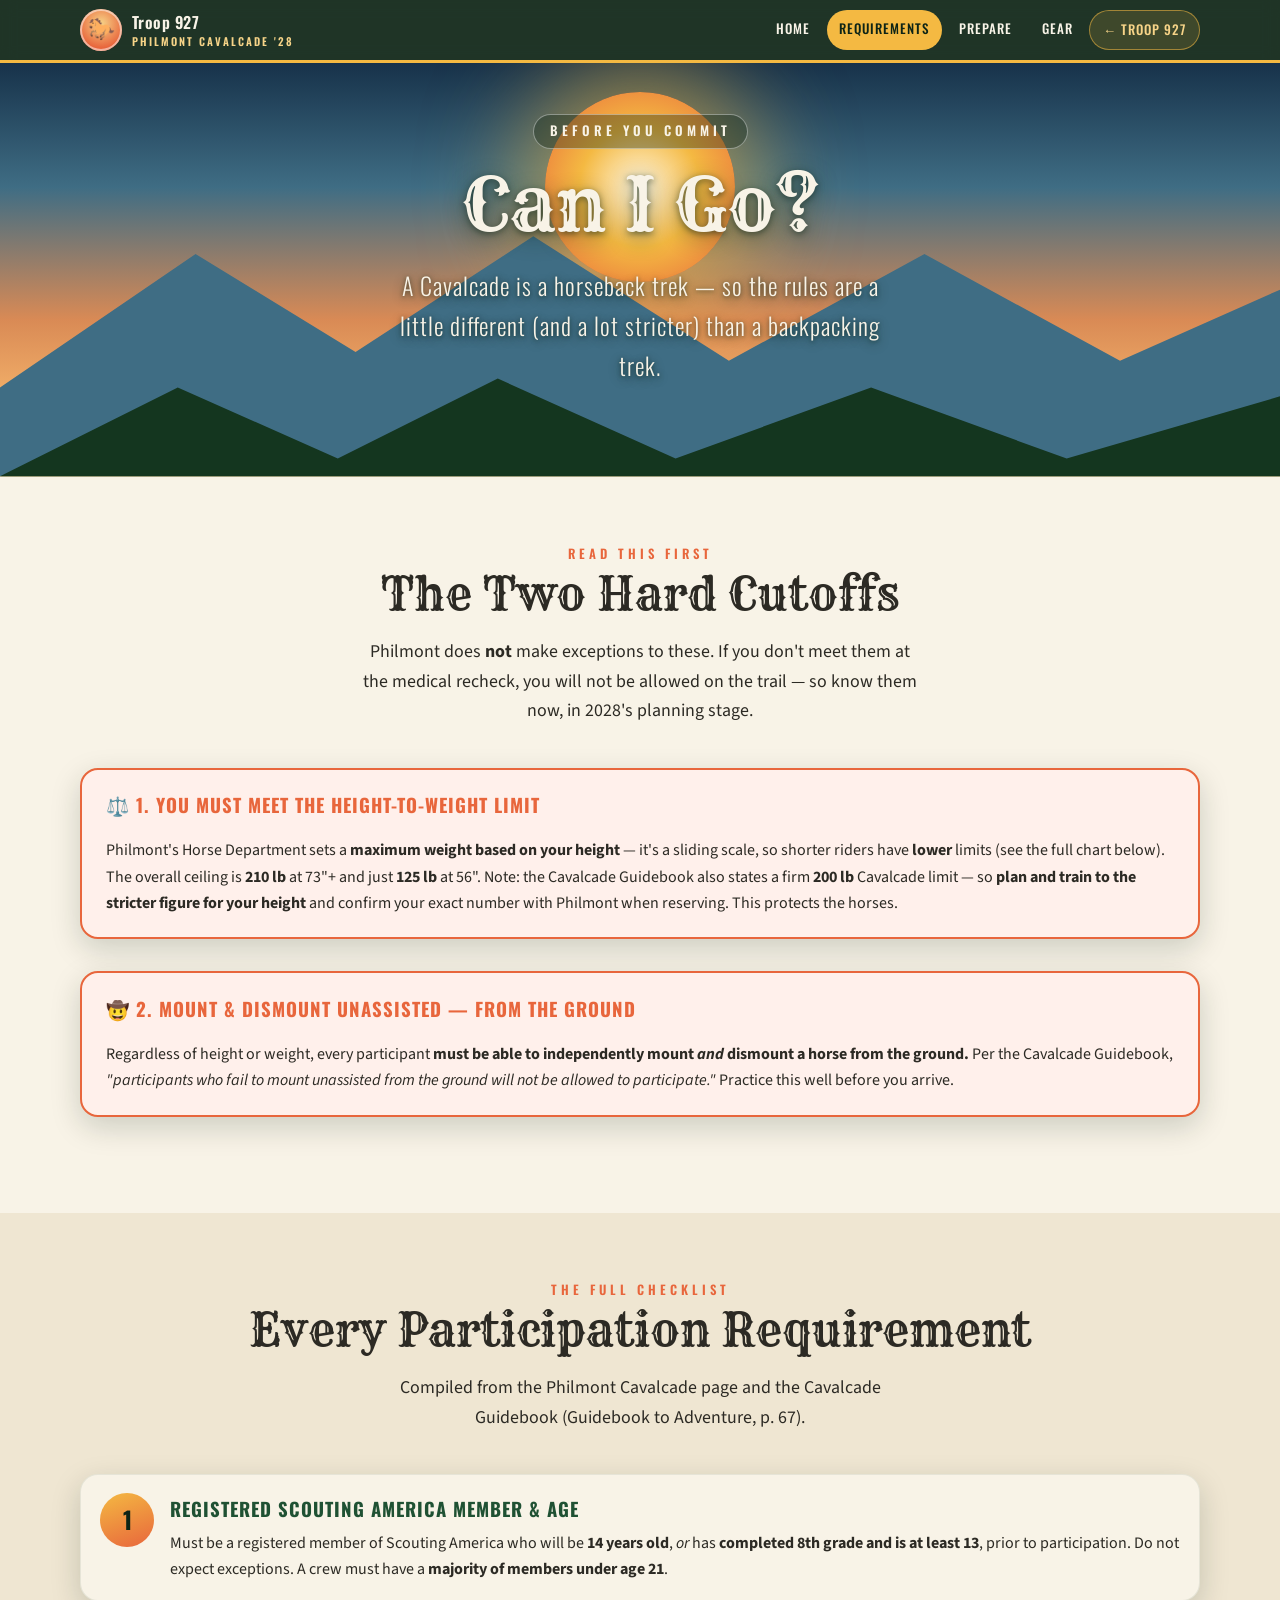
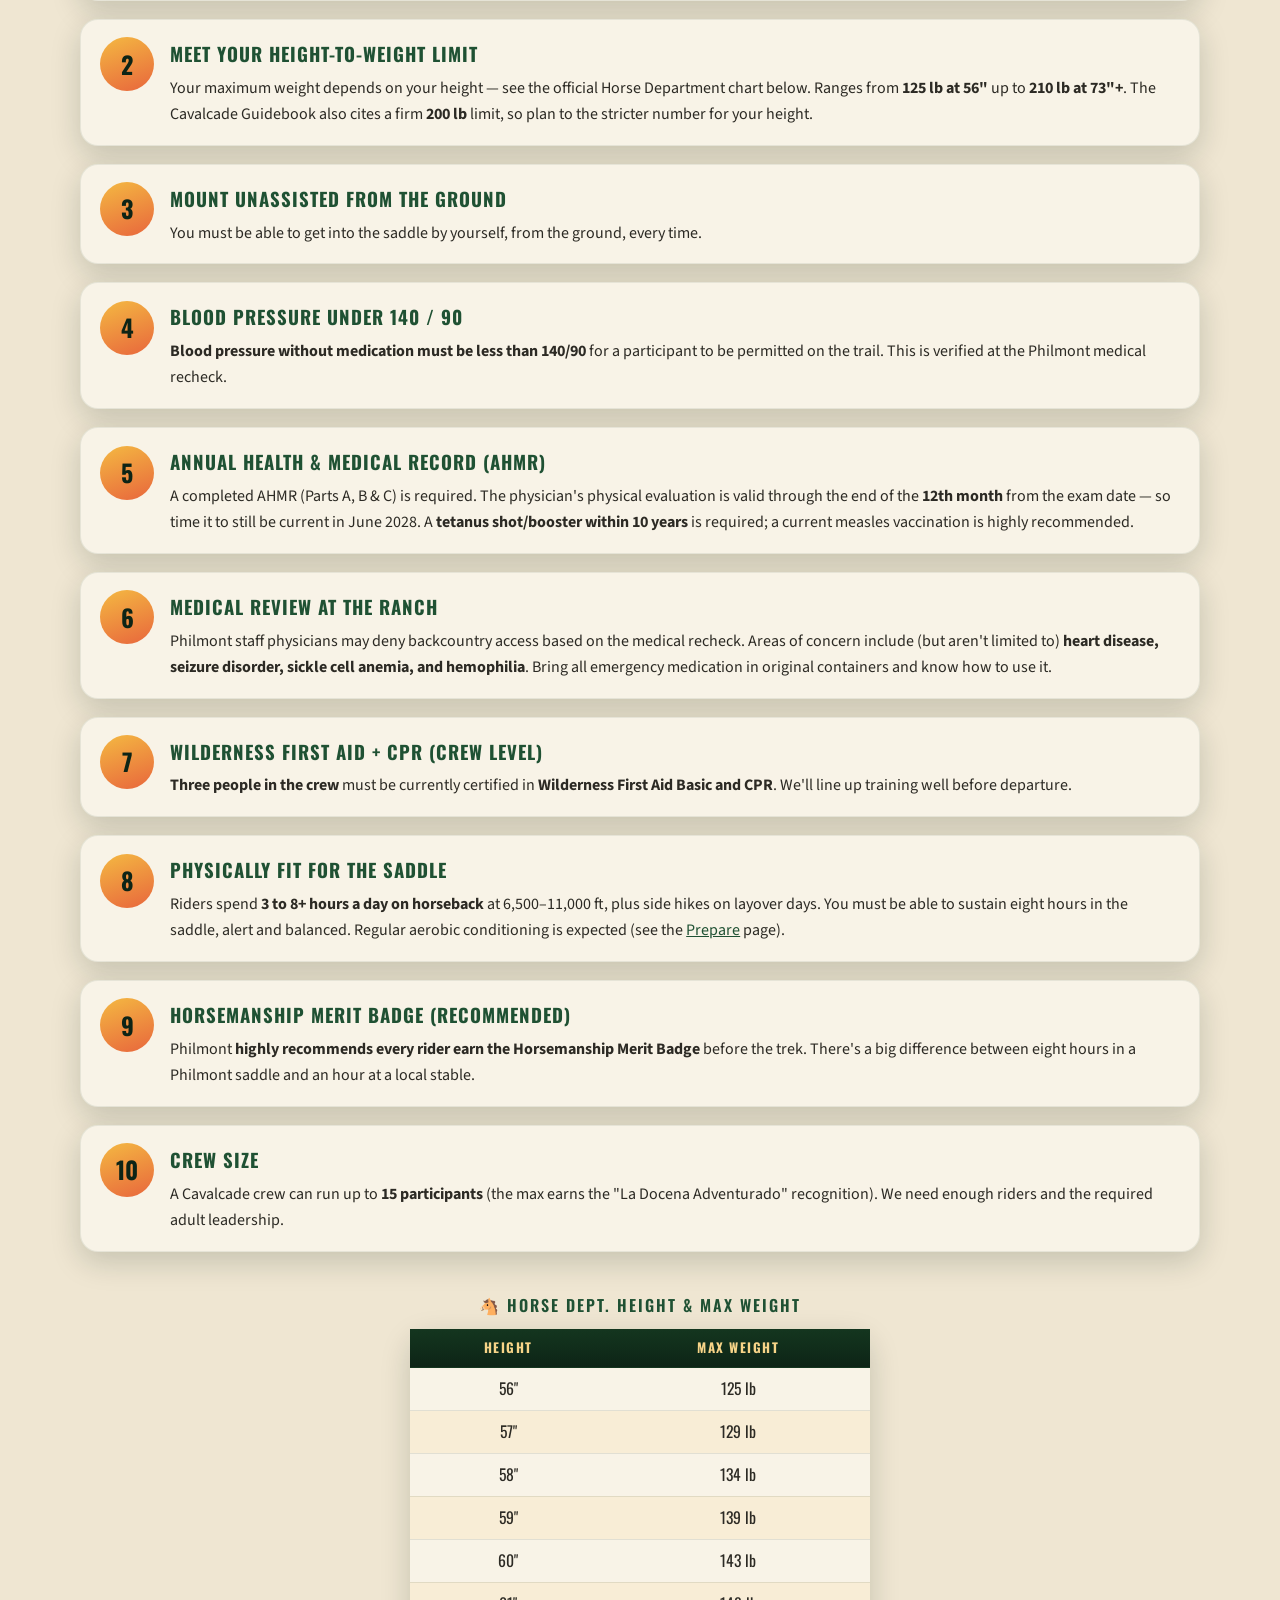
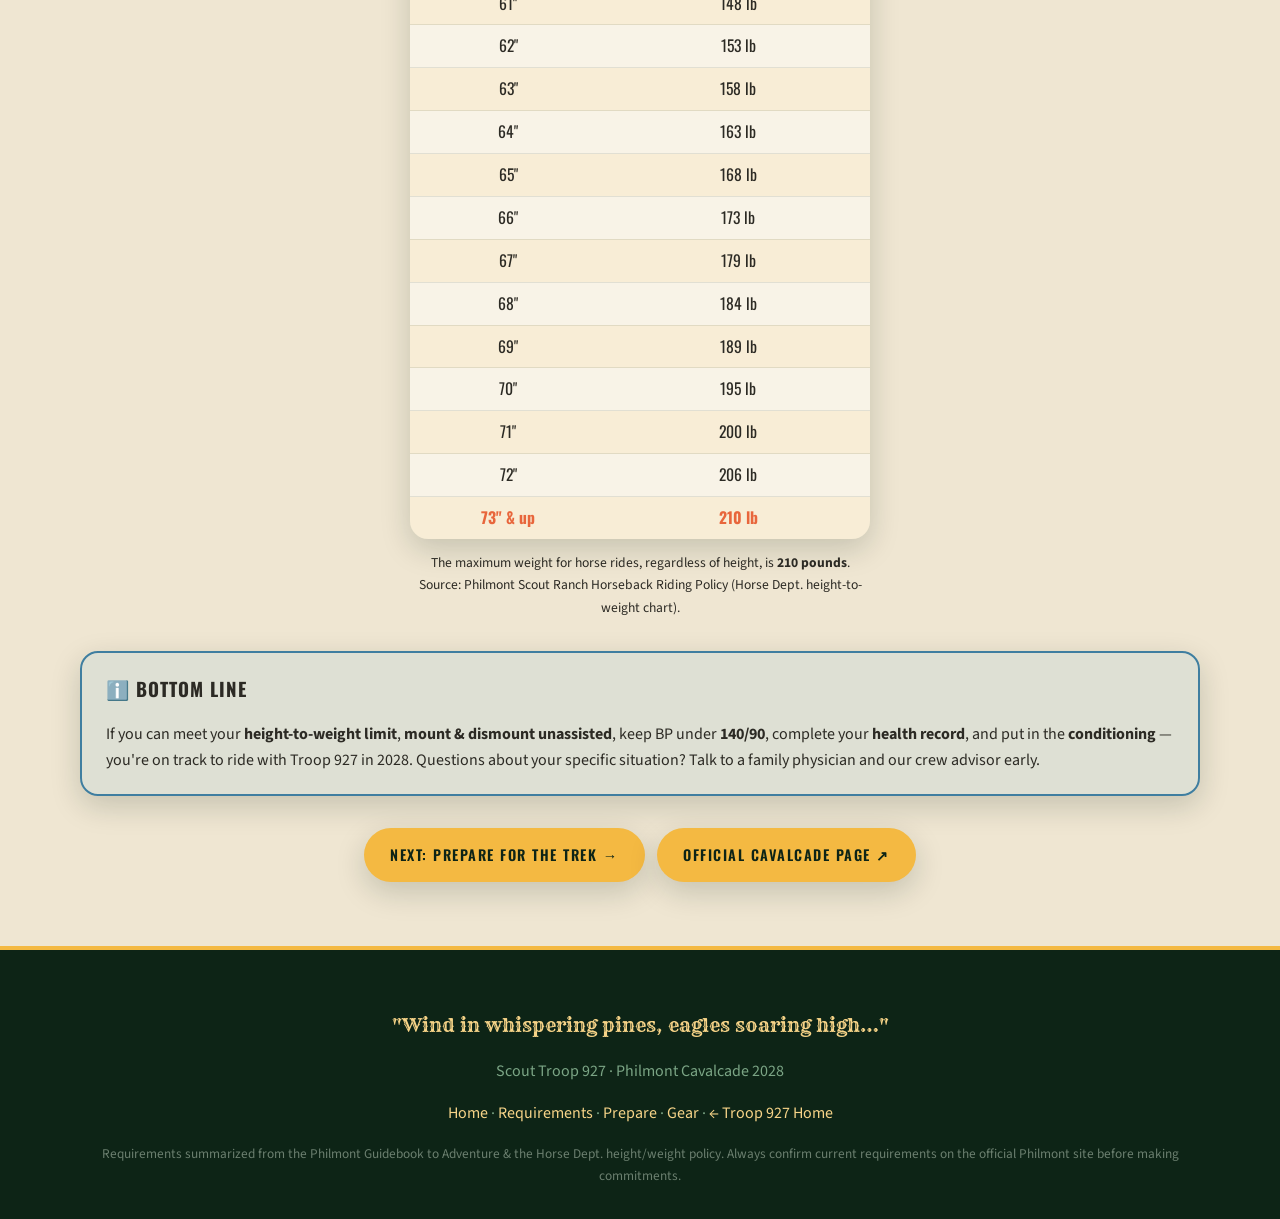
<file: philmont-cavalcade/requirements.html>
<!DOCTYPE html>
<html lang="en">
<head>
  <meta charset="UTF-8" />
  <meta name="viewport" content="width=device-width, initial-scale=1.0" />
  <title>Participation Requirements · Troop 927 Cavalcade 2028</title>
  <meta name="description" content="Who can go on the Troop 927 Philmont Cavalcade — age, the strict 200 lb rider limit, mounting unassisted, blood pressure, and health records." />
  <link rel="preconnect" href="https://fonts.googleapis.com" />
  <link rel="preconnect" href="https://fonts.gstatic.com" crossorigin />
  <link href="https://fonts.googleapis.com/css2?family=Rye&family=Oswald:wght@300;400;500;600;700&family=Source+Sans+3:wght@400;600&display=swap" rel="stylesheet" />
  <link rel="stylesheet" href="assets/styles.css" />
  <link rel="icon" href="data:image/svg+xml,<svg xmlns='http://www.w3.org/2000/svg' viewBox='0 0 100 100'><text y='.9em' font-size='90'>🐎</text></svg>" />
</head>
<body>

  <nav class="nav">
    <div class="wrap nav__inner">
      <a class="brand" href="index.html">
        <span class="brand__badge">🐎</span>
        <span class="brand__name">Troop 927<small>Philmont Cavalcade '28</small></span>
      </a>
      <button class="nav__toggle" aria-label="Menu">☰</button>
      <div class="nav__links">
        <a href="index.html">Home</a>
        <a href="requirements.html">Requirements</a>
        <a href="prepare.html">Prepare</a>
        <a href="gear.html">Gear</a>
        <a href="/" class="nav__back">&larr; Troop 927</a>
      </div>
    </div>
  </nav>

  <header class="hero hero--short">
    <div class="hero__sun"></div>
    <div class="hero__range" aria-hidden="true">
      <svg viewBox="0 0 1440 420" preserveAspectRatio="none">
        <path d="M0 320 L220 170 L400 280 L600 150 L820 290 L1040 170 L1260 290 L1440 210 L1440 420 L0 420 Z" fill="#3f6d84"/>
        <path d="M0 420 L200 320 L380 400 L560 310 L760 400 L980 320 L1200 400 L1440 330 L1440 420 Z" fill="#14361f"/>
      </svg>
    </div>
    <div class="wrap hero__content">
      <span class="eyebrow">Before You Commit</span>
      <h1>Can I Go?</h1>
      <p class="hero__sub">A Cavalcade is a horseback trek — so the rules are a little different (and a lot stricter) than a backpacking trek.</p>
    </div>
  </header>

  <section class="section">
    <div class="wrap">
      <div class="section__head">
        <span class="section__kicker">Read This First</span>
        <h2>The Two Hard Cutoffs</h2>
        <p class="lead">Philmont does <strong>not</strong> make exceptions to these. If you don't meet them at the
          medical recheck, you will not be allowed on the trail — so know them now, in 2028's planning stage.</p>
      </div>

      <div class="alert alert--danger">
        <h3>⚖️ 1. You Must Meet the Height-to-Weight Limit</h3>
        <p>Philmont's Horse Department sets a <strong>maximum weight based on your height</strong> — it's a sliding
          scale, so shorter riders have <strong>lower</strong> limits (see the full chart below). The overall ceiling is
          <strong>210 lb</strong> at 73"+ and just <strong>125 lb</strong> at 56". Note: the Cavalcade Guidebook also
          states a firm <strong>200 lb</strong> Cavalcade limit — so <strong>plan and train to the stricter figure for
          your height</strong> and confirm your exact number with Philmont when reserving. This protects the horses.</p>
      </div>

      <div class="alert alert--danger">
        <h3>🤠 2. Mount &amp; Dismount Unassisted — From the Ground</h3>
        <p>Regardless of height or weight, every participant <strong>must be able to independently mount <em>and</em>
          dismount a horse from the ground.</strong> Per the Cavalcade Guidebook, <em>"participants who fail to mount
          unassisted from the ground will not be allowed to participate."</em> Practice this well before you arrive.</p>
      </div>
    </div>
  </section>

  <section class="section section--tint">
    <div class="wrap">
      <div class="section__head">
        <span class="section__kicker">The Full Checklist</span>
        <h2>Every Participation Requirement</h2>
        <p class="lead">Compiled from the Philmont Cavalcade page and the Cavalcade Guidebook (Guidebook to Adventure, p.&nbsp;67).</p>
      </div>

      <div class="req">
        <div class="req__item">
          <div class="req__num">1</div>
          <div>
            <h3>Registered Scouting America Member &amp; Age</h3>
            <p>Must be a registered member of Scouting America who will be <strong>14 years old</strong>, <em>or</em> has
              <strong>completed 8th grade and is at least 13</strong>, prior to participation. Do not expect
              exceptions. A crew must have a <strong>majority of members under age 21</strong>.</p>
          </div>
        </div>

        <div class="req__item">
          <div class="req__num">2</div>
          <div>
            <h3>Meet Your Height-to-Weight Limit</h3>
            <p>Your maximum weight depends on your height — see the official Horse Department chart below. Ranges from
              <strong>125 lb at 56"</strong> up to <strong>210 lb at 73"+</strong>. The Cavalcade Guidebook also cites a
              firm <strong>200 lb</strong> limit, so plan to the stricter number for your height.</p>
          </div>
        </div>

        <div class="req__item">
          <div class="req__num">3</div>
          <div>
            <h3>Mount Unassisted From the Ground</h3>
            <p>You must be able to get into the saddle by yourself, from the ground, every time.</p>
          </div>
        </div>

        <div class="req__item">
          <div class="req__num">4</div>
          <div>
            <h3>Blood Pressure Under 140 / 90</h3>
            <p><strong>Blood pressure without medication must be less than 140/90</strong> for a participant to be
              permitted on the trail. This is verified at the Philmont medical recheck.</p>
          </div>
        </div>

        <div class="req__item">
          <div class="req__num">5</div>
          <div>
            <h3>Annual Health &amp; Medical Record (AHMR)</h3>
            <p>A completed AHMR (Parts A, B &amp; C) is required. The physician's physical evaluation is valid through
              the end of the <strong>12th month</strong> from the exam date — so time it to still be current in June 2028.
              A <strong>tetanus shot/booster within 10 years</strong> is required; a current measles vaccination is highly
              recommended.</p>
          </div>
        </div>

        <div class="req__item">
          <div class="req__num">6</div>
          <div>
            <h3>Medical Review at the Ranch</h3>
            <p>Philmont staff physicians may deny backcountry access based on the medical recheck. Areas of concern
              include (but aren't limited to) <strong>heart disease, seizure disorder, sickle cell anemia, and
              hemophilia</strong>. Bring all emergency medication in original containers and know how to use it.</p>
          </div>
        </div>

        <div class="req__item">
          <div class="req__num">7</div>
          <div>
            <h3>Wilderness First Aid + CPR (Crew Level)</h3>
            <p><strong>Three people in the crew</strong> must be currently certified in <strong>Wilderness First Aid
              Basic and CPR</strong>. We'll line up training well before departure.</p>
          </div>
        </div>

        <div class="req__item">
          <div class="req__num">8</div>
          <div>
            <h3>Physically Fit for the Saddle</h3>
            <p>Riders spend <strong>3 to 8+ hours a day on horseback</strong> at 6,500–11,000 ft, plus side hikes on
              layover days. You must be able to sustain eight hours in the saddle, alert and balanced. Regular aerobic
              conditioning is expected (see the <a href="prepare.html">Prepare</a> page).</p>
          </div>
        </div>

        <div class="req__item">
          <div class="req__num">9</div>
          <div>
            <h3>Horsemanship Merit Badge (Recommended)</h3>
            <p>Philmont <strong>highly recommends every rider earn the Horsemanship Merit Badge</strong> before the
              trek. There's a big difference between eight hours in a Philmont saddle and an hour at a local stable.</p>
          </div>
        </div>

        <div class="req__item">
          <div class="req__num">10</div>
          <div>
            <h3>Crew Size</h3>
            <p>A Cavalcade crew can run up to <strong>15 participants</strong> (the max earns the "La Docena Adventurado"
              recognition). We need enough riders and the required adult leadership.</p>
          </div>
        </div>
      </div>

      <div class="hw-wrap" style="margin-top:2.5rem">
        <table class="hw-table">
          <caption>🐴 Horse Dept. Height &amp; Max Weight</caption>
          <thead>
            <tr><th>Height</th><th>Max Weight</th></tr>
          </thead>
          <tbody>
            <tr><td>56"</td><td>125 lb</td></tr>
            <tr><td>57"</td><td>129 lb</td></tr>
            <tr><td>58"</td><td>134 lb</td></tr>
            <tr><td>59"</td><td>139 lb</td></tr>
            <tr><td>60"</td><td>143 lb</td></tr>
            <tr><td>61"</td><td>148 lb</td></tr>
            <tr><td>62"</td><td>153 lb</td></tr>
            <tr><td>63"</td><td>158 lb</td></tr>
            <tr><td>64"</td><td>163 lb</td></tr>
            <tr><td>65"</td><td>168 lb</td></tr>
            <tr><td>66"</td><td>173 lb</td></tr>
            <tr><td>67"</td><td>179 lb</td></tr>
            <tr><td>68"</td><td>184 lb</td></tr>
            <tr><td>69"</td><td>189 lb</td></tr>
            <tr><td>70"</td><td>195 lb</td></tr>
            <tr><td>71"</td><td>200 lb</td></tr>
            <tr><td>72"</td><td>206 lb</td></tr>
            <tr><td>73" &amp; up</td><td>210 lb</td></tr>
          </tbody>
        </table>
        <p class="hw-foot">The maximum weight for horse rides, regardless of height, is <strong>210 pounds</strong>.<br>
          Source: Philmont Scout Ranch Horseback Riding Policy (Horse Dept. height-to-weight chart).</p>
      </div>

      <div class="alert alert--info">
        <h3>ℹ️ Bottom Line</h3>
        <p>If you can meet your <strong>height-to-weight limit</strong>, <strong>mount &amp; dismount unassisted</strong>,
          keep BP under <strong>140/90</strong>, complete your <strong>health record</strong>, and put in the
          <strong>conditioning</strong> — you're on track to ride with Troop 927 in 2028. Questions about your specific
          situation? Talk to a family physician and our crew advisor early.</p>
      </div>

      <div class="center">
        <div class="btn-row">
          <a class="btn btn--gold" href="prepare.html">Next: Prepare for the Trek →</a>
          <a class="btn btn--gold" href="https://www.philmontscoutranch.org/treks/crew/cavalcade/" target="_blank" rel="noopener">Official Cavalcade Page ↗</a>
        </div>
      </div>
    </div>
  </section>

  <footer class="footer">
    <div class="wrap">
      <p class="footer__hymn">"Wind in whispering pines, eagles soaring high…"</p>
      <p>Scout Troop 927 · Philmont Cavalcade 2028</p>
      <p>
        <a href="index.html">Home</a> ·
        <a href="requirements.html">Requirements</a> ·
        <a href="prepare.html">Prepare</a> ·
        <a href="gear.html">Gear</a> &middot;
        <a href="/">&larr; Troop 927 Home</a>
      </p>
      <small>Requirements summarized from the Philmont Guidebook to Adventure &amp; the Horse Dept. height/weight policy. Always confirm current requirements on the official Philmont site before making commitments.</small>
    </div>
  </footer>

  <script src="assets/app.js"></script>
</body>
</html>
</file>
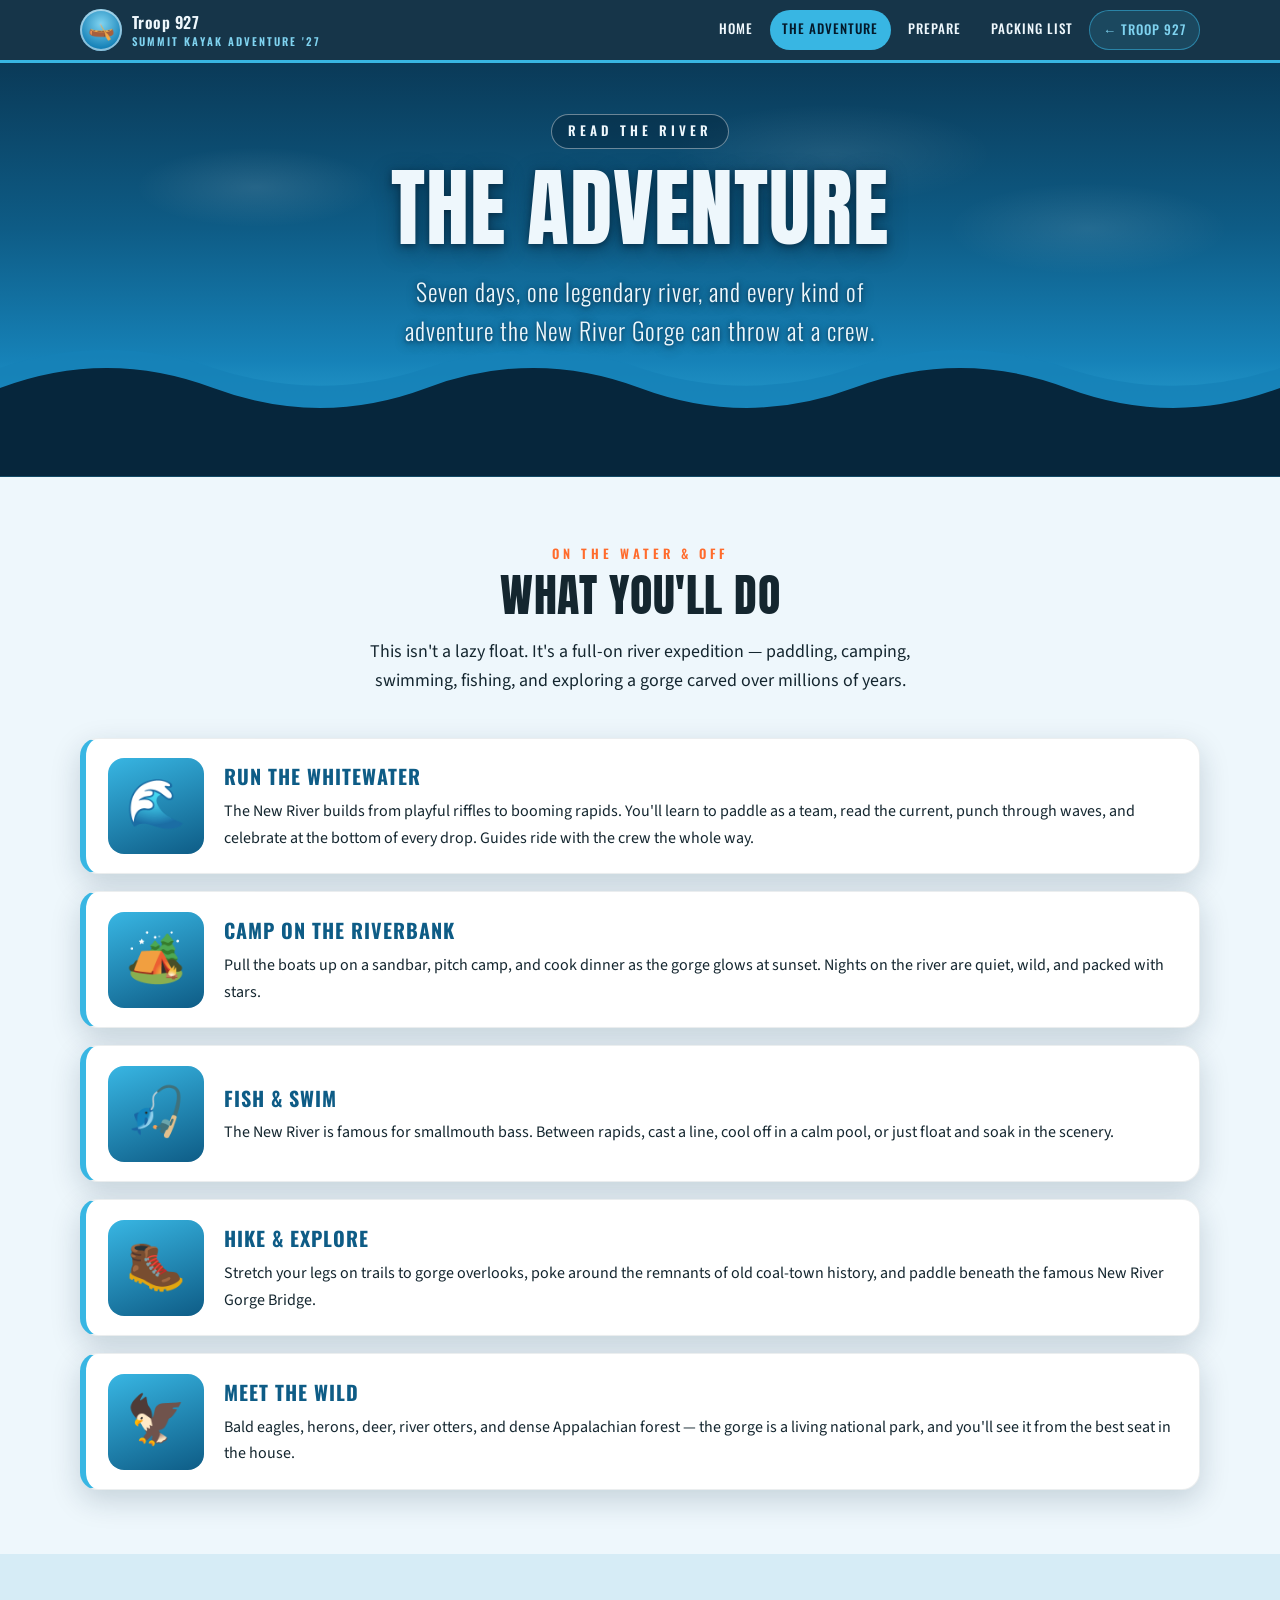
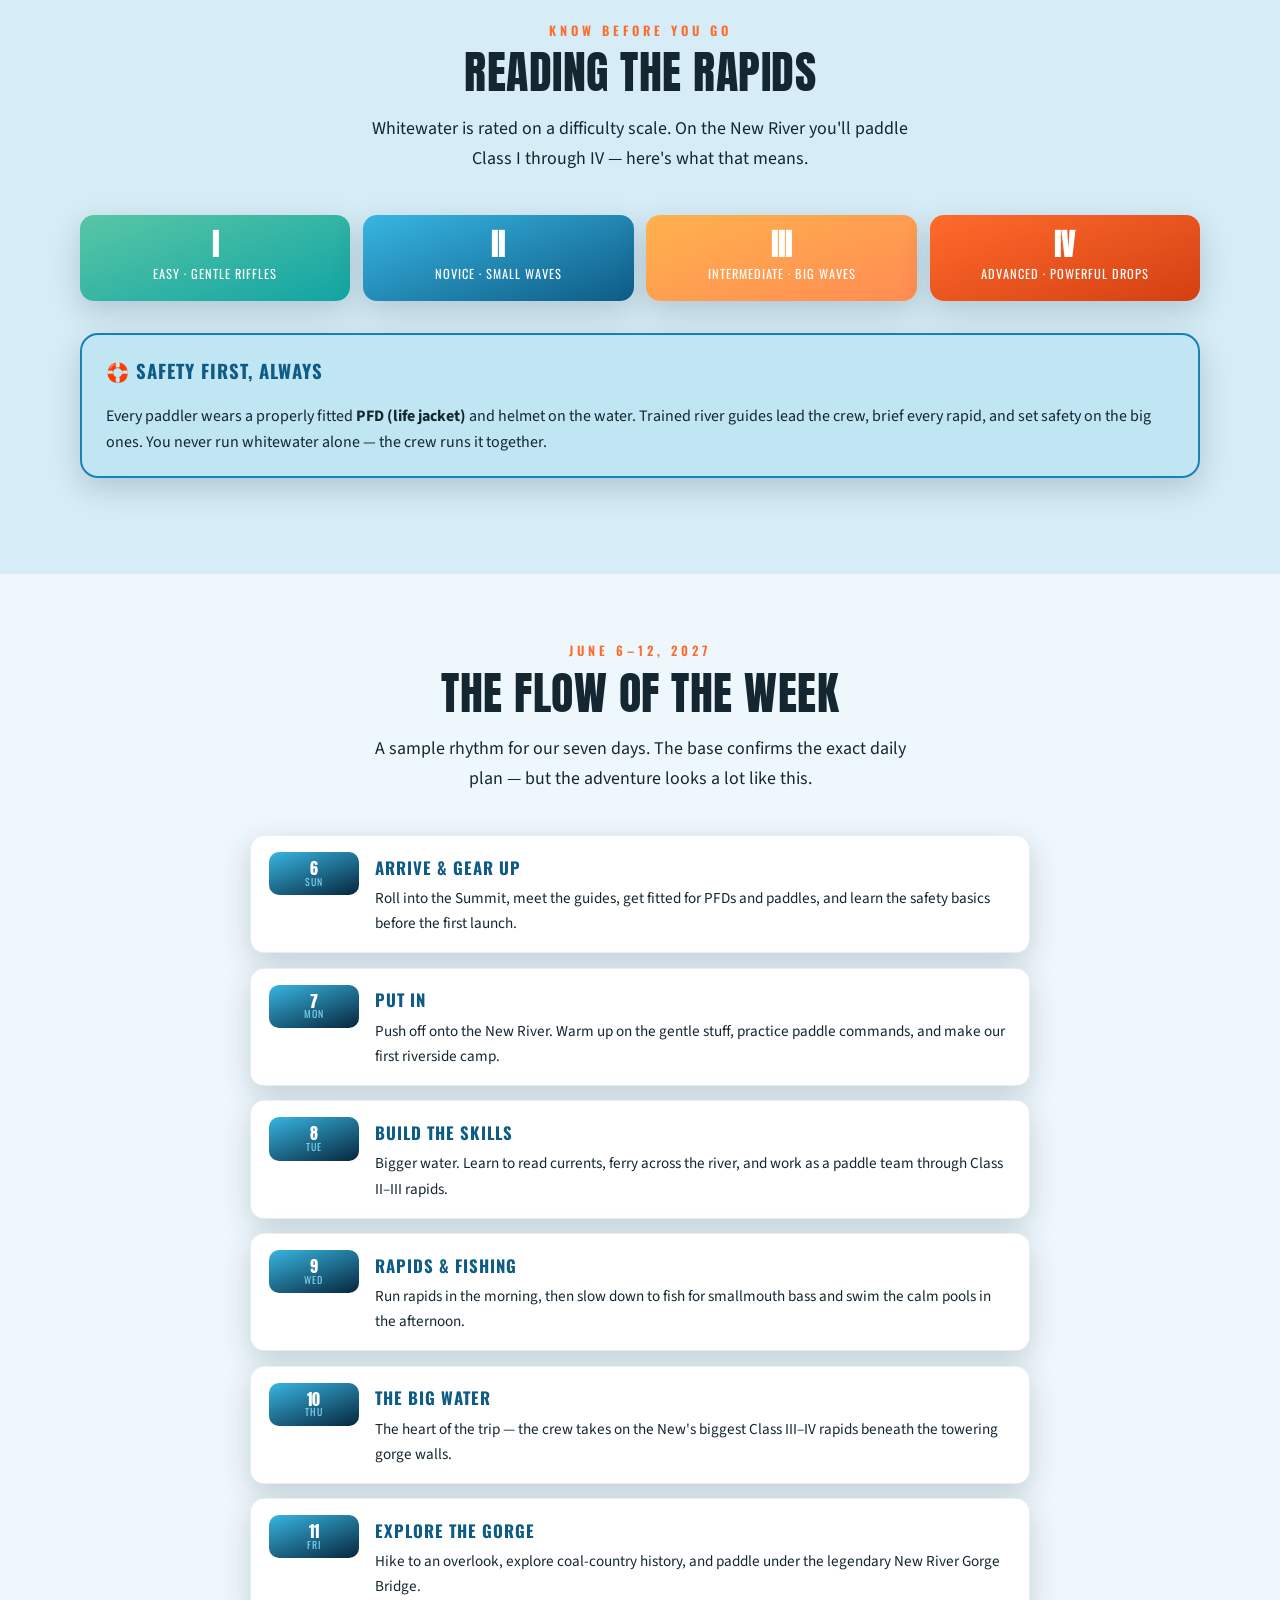
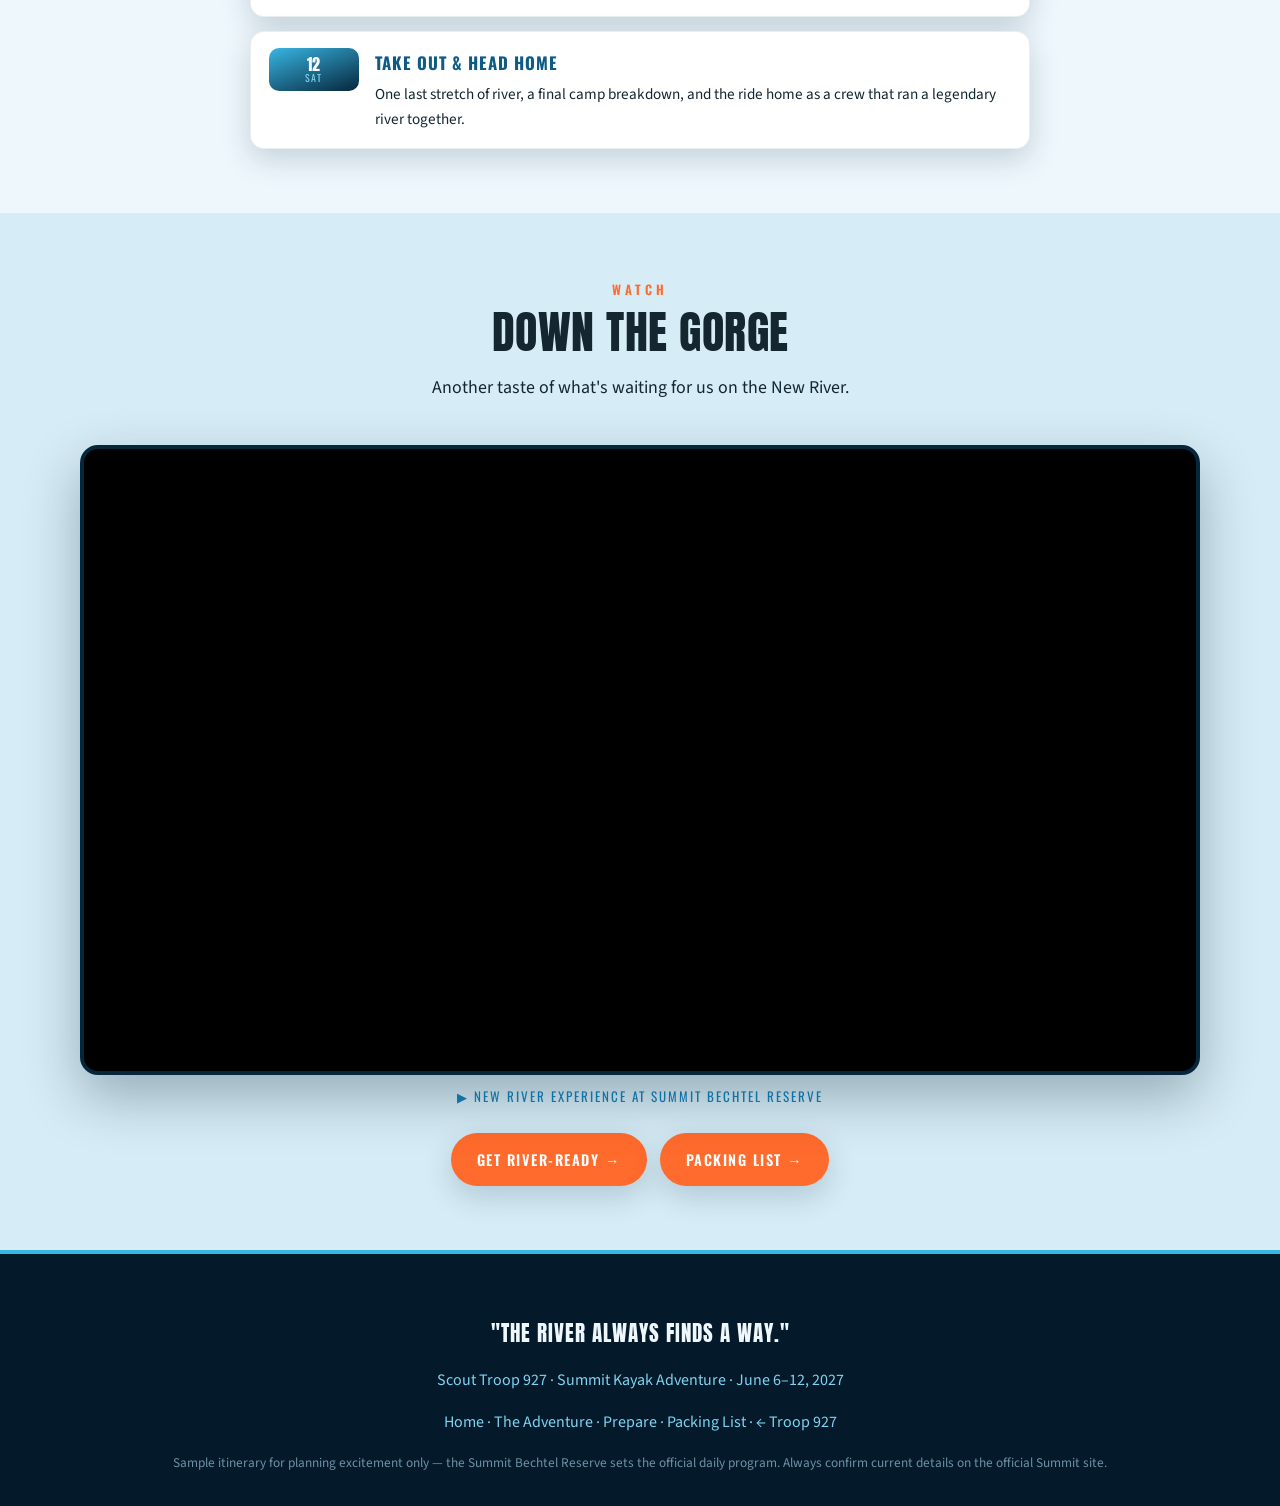
<file: summit-kayak-adventure/adventure.html>
<!DOCTYPE html>
<html lang="en">
<head>
  <meta charset="UTF-8" />
  <meta name="viewport" content="width=device-width, initial-scale=1.0" />
  <title>The Adventure · Troop 927 Summit Kayak Adventure 2027</title>
  <meta name="description" content="Whitewater rapids, riverside camps, fishing, and hiking on Troop 927's Summit Kayak Adventure down the New River Gorge, June 6–12, 2027." />
  <link rel="preconnect" href="https://fonts.googleapis.com" />
  <link rel="preconnect" href="https://fonts.gstatic.com" crossorigin />
  <link href="https://fonts.googleapis.com/css2?family=Anton&family=Oswald:wght@300;400;500;600;700&family=Source+Sans+3:wght@400;600&display=swap" rel="stylesheet" />
  <link rel="stylesheet" href="assets/styles.css" />
  <link rel="icon" href="data:image/svg+xml,<svg xmlns='http://www.w3.org/2000/svg' viewBox='0 0 100 100'><text y='.9em' font-size='90'>🛶</text></svg>" />
</head>
<body>

  <nav class="nav">
    <div class="wrap nav__inner">
      <a class="brand" href="index.html">
        <span class="brand__badge">🛶</span>
        <span class="brand__name">Troop 927<small>Summit Kayak Adventure '27</small></span>
      </a>
      <button class="nav__toggle" aria-label="Menu">☰</button>
      <div class="nav__links">
        <a href="index.html">Home</a>
        <a href="adventure.html">The Adventure</a>
        <a href="prepare.html">Prepare</a>
        <a href="packing.html">Packing List</a>
        <a href="/" class="nav__back">&larr; Troop 927</a>
      </div>
    </div>
  </nav>

  <header class="hero hero--short">
    <div class="hero__foam" aria-hidden="true"><i></i><i></i><i></i><i></i><i></i><i></i><i></i></div>
    <div class="hero__waves wave-b" aria-hidden="true" style="bottom:20px">
      <svg viewBox="0 0 2880 200" preserveAspectRatio="none"><path d="M0 100 Q120 60 240 100 Q360 140 480 100 Q600 60 720 100 Q840 140 960 100 Q1080 60 1200 100 Q1320 140 1440 100 Q1560 60 1680 100 Q1800 140 1920 100 Q2040 60 2160 100 Q2280 140 2400 100 Q2520 60 2640 100 Q2760 140 2880 100 L2880 200 L0 200 Z" fill="#1682b8"/></svg>
    </div>
    <div class="hero__waves wave-a" aria-hidden="true" style="bottom:0">
      <svg viewBox="0 0 2880 200" preserveAspectRatio="none"><path d="M0 100 Q120 55 240 100 Q360 145 480 100 Q600 55 720 100 Q840 145 960 100 Q1080 55 1200 100 Q1320 145 1440 100 Q1560 55 1680 100 Q1800 145 1920 100 Q2040 55 2160 100 Q2280 145 2400 100 Q2520 55 2640 100 Q2760 145 2880 100 L2880 200 L0 200 Z" fill="#06263c"/></svg>
    </div>
    <div class="wrap hero__content">
      <span class="eyebrow">Read the River</span>
      <h1>The Adventure</h1>
      <p class="hero__sub">Seven days, one legendary river, and every kind of adventure the New River Gorge can throw at a crew.</p>
    </div>
  </header>

  <!-- WHAT WE DO -->
  <section class="section">
    <div class="wrap">
      <div class="section__head">
        <span class="section__kicker">On the Water &amp; Off</span>
        <h2>What You'll Do</h2>
        <p class="lead">This isn't a lazy float. It's a full-on river expedition — paddling, camping, swimming,
          fishing, and exploring a gorge carved over millions of years.</p>
      </div>

      <div class="feature">
        <div class="feature__icon">🌊</div>
        <div>
          <h3>Run the Whitewater</h3>
          <p>The New River builds from playful riffles to booming rapids. You'll learn to paddle as a team, read the
            current, punch through waves, and celebrate at the bottom of every drop. Guides ride with the crew the
            whole way.</p>
        </div>
      </div>

      <div class="feature">
        <div class="feature__icon">🏕️</div>
        <div>
          <h3>Camp on the Riverbank</h3>
          <p>Pull the boats up on a sandbar, pitch camp, and cook dinner as the gorge glows at sunset. Nights on the
            river are quiet, wild, and packed with stars.</p>
        </div>
      </div>

      <div class="feature">
        <div class="feature__icon">🎣</div>
        <div>
          <h3>Fish &amp; Swim</h3>
          <p>The New River is famous for smallmouth bass. Between rapids, cast a line, cool off in a calm pool, or just
            float and soak in the scenery.</p>
        </div>
      </div>

      <div class="feature">
        <div class="feature__icon">🥾</div>
        <div>
          <h3>Hike &amp; Explore</h3>
          <p>Stretch your legs on trails to gorge overlooks, poke around the remnants of old coal-town history, and
            paddle beneath the famous New River Gorge Bridge.</p>
        </div>
      </div>

      <div class="feature">
        <div class="feature__icon">🦅</div>
        <div>
          <h3>Meet the Wild</h3>
          <p>Bald eagles, herons, deer, river otters, and dense Appalachian forest — the gorge is a living national
            park, and you'll see it from the best seat in the house.</p>
        </div>
      </div>
    </div>
  </section>

  <!-- RAPIDS SCALE -->
  <section class="section section--tint">
    <div class="wrap">
      <div class="section__head">
        <span class="section__kicker">Know Before You Go</span>
        <h2>Reading the Rapids</h2>
        <p class="lead">Whitewater is rated on a difficulty scale. On the New River you'll paddle Class I through IV —
          here's what that means.</p>
      </div>
      <div class="classscale">
        <div class="classcell c1"><b>I</b><span>Easy · gentle riffles</span></div>
        <div class="classcell c2"><b>II</b><span>Novice · small waves</span></div>
        <div class="classcell c3"><b>III</b><span>Intermediate · big waves</span></div>
        <div class="classcell c4"><b>IV</b><span>Advanced · powerful drops</span></div>
      </div>
      <div class="alert alert--info">
        <h3>🛟 Safety First, Always</h3>
        <p>Every paddler wears a properly fitted <strong>PFD (life jacket)</strong> and helmet on the water. Trained
          river guides lead the crew, brief every rapid, and set safety on the big ones. You never run whitewater
          alone — the crew runs it together.</p>
      </div>
    </div>
  </section>

  <!-- ITINERARY -->
  <section class="section">
    <div class="wrap">
      <div class="section__head">
        <span class="section__kicker">June 6–12, 2027</span>
        <h2>The Flow of the Week</h2>
        <p class="lead">A sample rhythm for our seven days. The base confirms the exact daily plan — but the
          adventure looks a lot like this.</p>
      </div>
      <div class="timeline">
        <div class="tl">
          <div class="tl__day">6<small>SUN</small></div>
          <div><h3>Arrive &amp; Gear Up</h3><p>Roll into the Summit, meet the guides, get fitted for PFDs and paddles,
            and learn the safety basics before the first launch.</p></div>
        </div>
        <div class="tl">
          <div class="tl__day">7<small>MON</small></div>
          <div><h3>Put In</h3><p>Push off onto the New River. Warm up on the gentle stuff, practice paddle commands,
            and make our first riverside camp.</p></div>
        </div>
        <div class="tl">
          <div class="tl__day">8<small>TUE</small></div>
          <div><h3>Build the Skills</h3><p>Bigger water. Learn to read currents, ferry across the river, and work as
            a paddle team through Class II–III rapids.</p></div>
        </div>
        <div class="tl">
          <div class="tl__day">9<small>WED</small></div>
          <div><h3>Rapids &amp; Fishing</h3><p>Run rapids in the morning, then slow down to fish for smallmouth bass and
            swim the calm pools in the afternoon.</p></div>
        </div>
        <div class="tl">
          <div class="tl__day">10<small>THU</small></div>
          <div><h3>The Big Water</h3><p>The heart of the trip — the crew takes on the New's biggest Class III–IV
            rapids beneath the towering gorge walls.</p></div>
        </div>
        <div class="tl">
          <div class="tl__day">11<small>FRI</small></div>
          <div><h3>Explore the Gorge</h3><p>Hike to an overlook, explore coal-country history, and paddle under the
            legendary New River Gorge Bridge.</p></div>
        </div>
        <div class="tl">
          <div class="tl__day">12<small>SAT</small></div>
          <div><h3>Take Out &amp; Head Home</h3><p>One last stretch of river, a final camp breakdown, and the ride home
            as a crew that ran a legendary river together.</p></div>
        </div>
      </div>
    </div>
  </section>

  <!-- VIDEO -->
  <section class="section section--tint">
    <div class="wrap">
      <div class="section__head">
        <span class="section__kicker">Watch</span>
        <h2>Down the Gorge</h2>
        <p class="lead">Another taste of what's waiting for us on the New River.</p>
      </div>
      <div class="video">
        <iframe src="https://www.youtube.com/embed/nrbHydDpx2U" title="Rafting the New River Gorge"
          loading="lazy" allow="accelerometer; autoplay; clipboard-write; encrypted-media; gyroscope; picture-in-picture; web-share"
          referrerpolicy="strict-origin-when-cross-origin" allowfullscreen></iframe>
      </div>
      <p class="video-caption">▶ New River Experience at Summit Bechtel Reserve</p>

      <div class="center">
        <div class="btn-row">
          <a class="btn btn--go" href="prepare.html">Get River-Ready →</a>
          <a class="btn btn--go" href="packing.html">Packing List →</a>
        </div>
      </div>
    </div>
  </section>

  <footer class="footer">
    <div class="wrap">
      <p class="footer__hymn">"The river always finds a way."</p>
      <p>Scout Troop 927 · Summit Kayak Adventure · June 6–12, 2027</p>
      <p>
        <a href="index.html">Home</a> ·
        <a href="adventure.html">The Adventure</a> ·
        <a href="prepare.html">Prepare</a> ·
        <a href="packing.html">Packing List</a> ·
        <a href="/">&larr; Troop 927</a>
      </p>
      <small>Sample itinerary for planning excitement only — the Summit Bechtel Reserve sets the official daily program. Always confirm current details on the official Summit site.</small>
    </div>
  </footer>

  <script src="assets/app.js"></script>
</body>
</html>
</file>
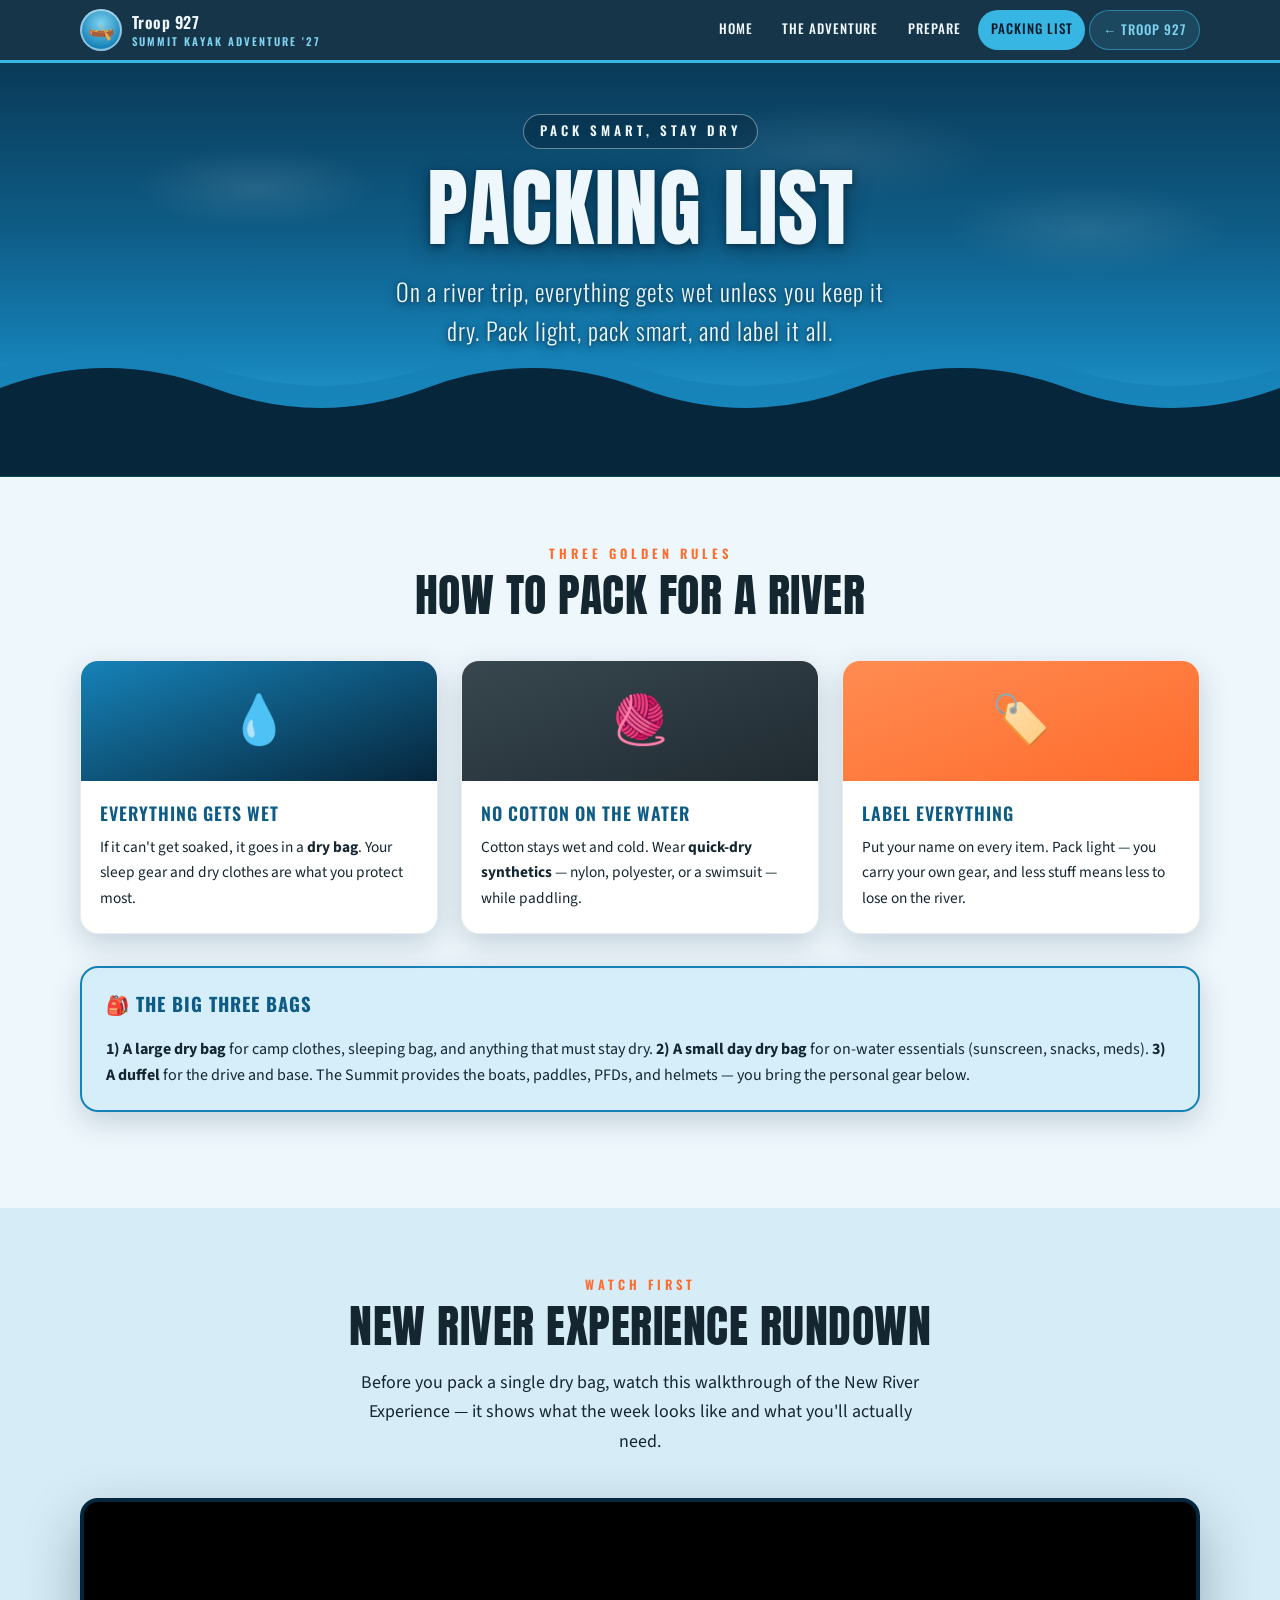
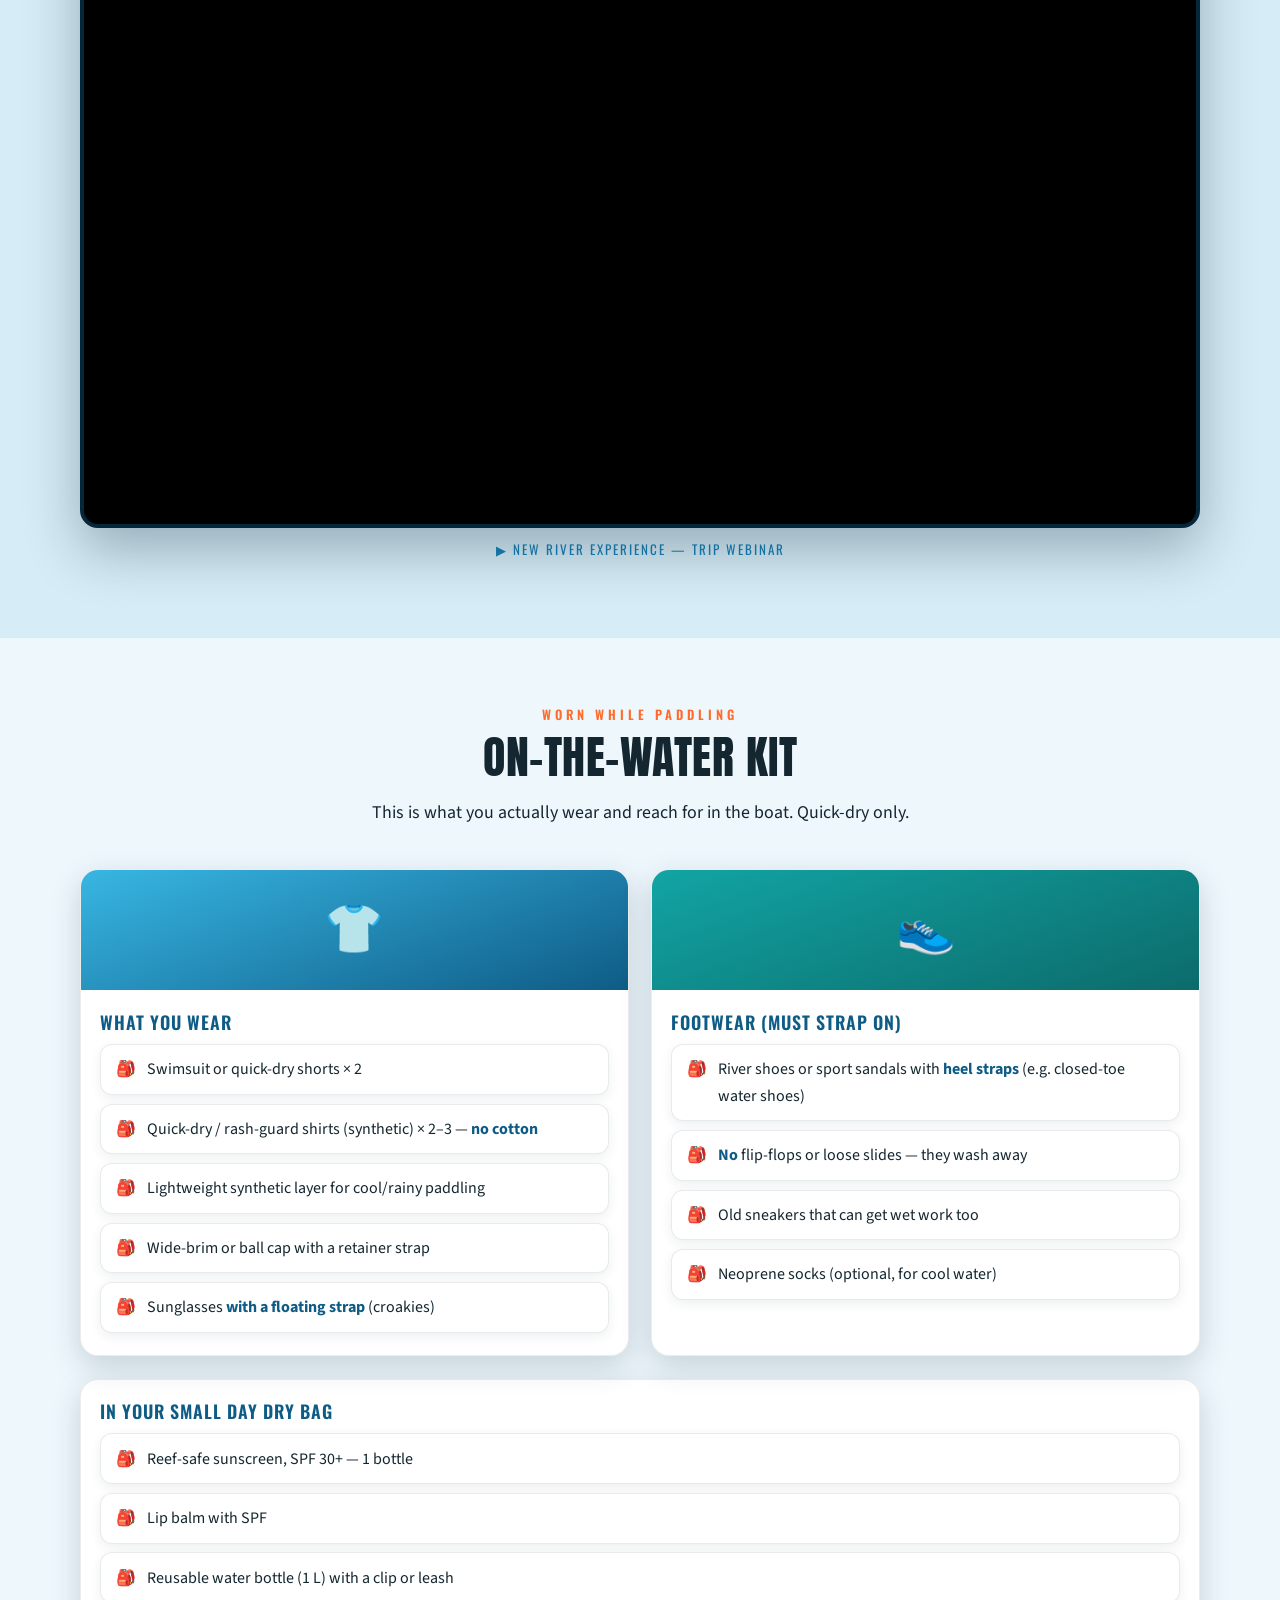
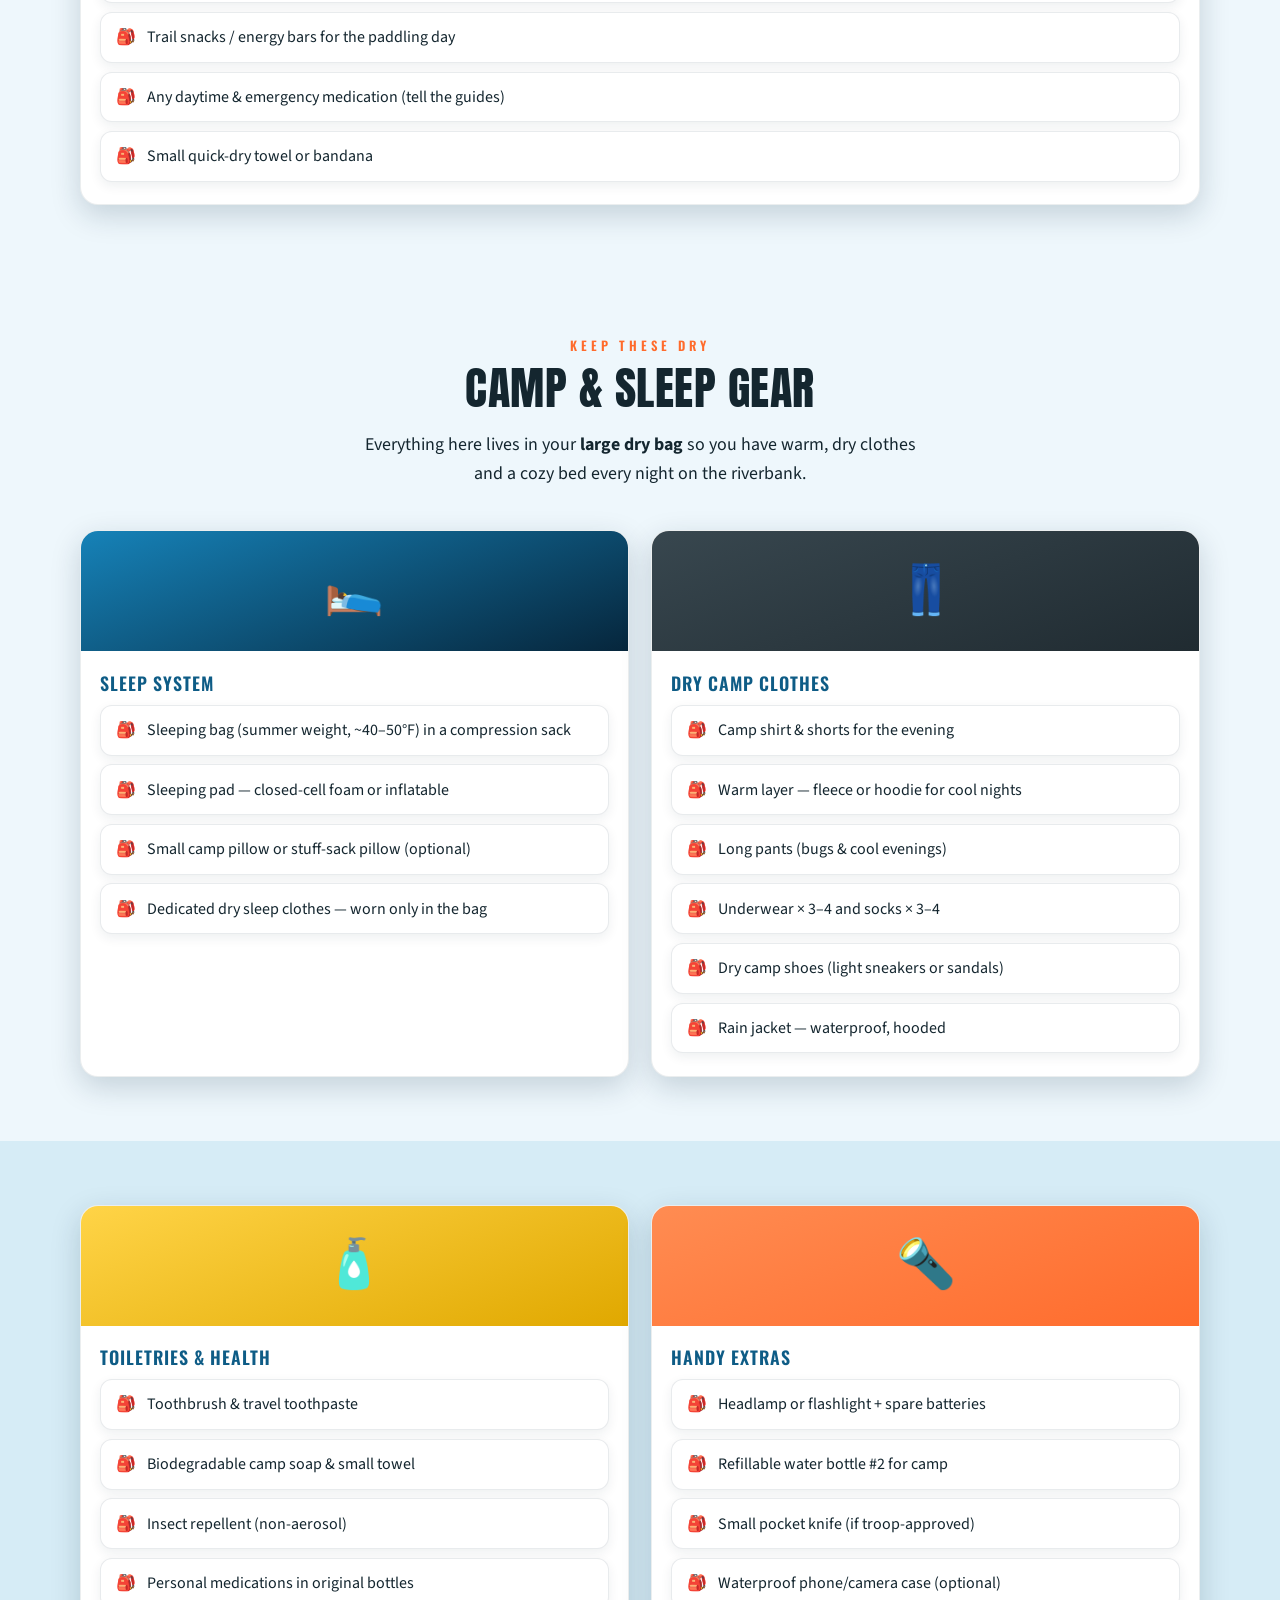
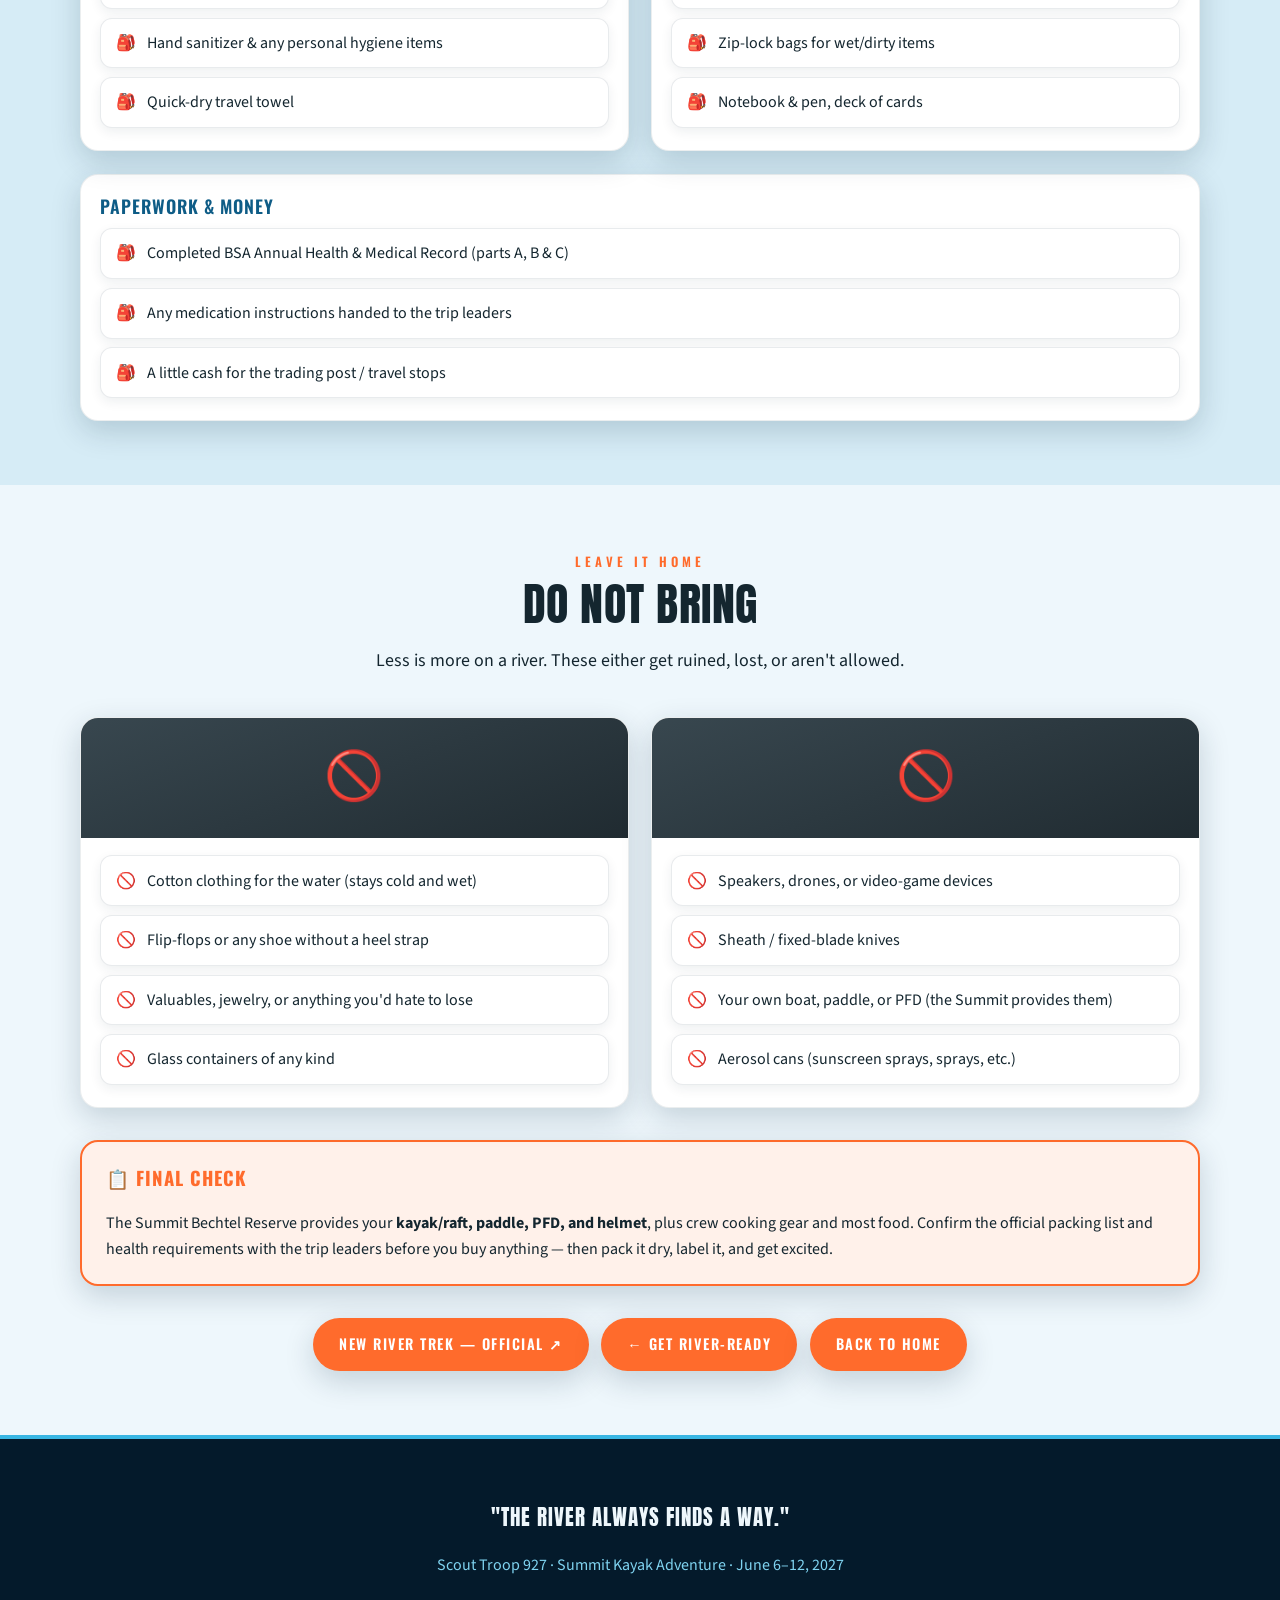
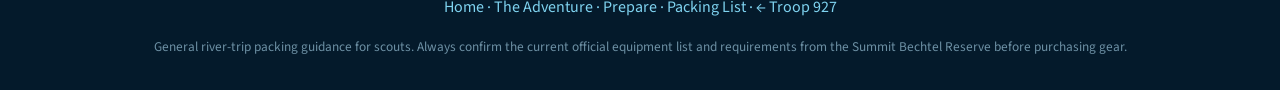
<file: summit-kayak-adventure/packing.html>
<!DOCTYPE html>
<html lang="en">
<head>
  <meta charset="UTF-8" />
  <meta name="viewport" content="width=device-width, initial-scale=1.0" />
  <title>Packing List · Troop 927 Summit Kayak Adventure 2027</title>
  <meta name="description" content="Exactly what to pack for Troop 927's Summit Kayak Adventure on the New River Gorge — dry bag, on-water gear, camp clothing, and what to leave home." />
  <link rel="preconnect" href="https://fonts.googleapis.com" />
  <link rel="preconnect" href="https://fonts.gstatic.com" crossorigin />
  <link href="https://fonts.googleapis.com/css2?family=Anton&family=Oswald:wght@300;400;500;600;700&family=Source+Sans+3:wght@400;600&display=swap" rel="stylesheet" />
  <link rel="stylesheet" href="assets/styles.css" />
  <link rel="icon" href="data:image/svg+xml,<svg xmlns='http://www.w3.org/2000/svg' viewBox='0 0 100 100'><text y='.9em' font-size='90'>🎒</text></svg>" />
</head>
<body>

  <nav class="nav">
    <div class="wrap nav__inner">
      <a class="brand" href="index.html">
        <span class="brand__badge">🛶</span>
        <span class="brand__name">Troop 927<small>Summit Kayak Adventure '27</small></span>
      </a>
      <button class="nav__toggle" aria-label="Menu">☰</button>
      <div class="nav__links">
        <a href="index.html">Home</a>
        <a href="adventure.html">The Adventure</a>
        <a href="prepare.html">Prepare</a>
        <a href="packing.html">Packing List</a>
        <a href="/" class="nav__back">&larr; Troop 927</a>
      </div>
    </div>
  </nav>

  <header class="hero hero--short">
    <div class="hero__foam" aria-hidden="true"><i></i><i></i><i></i><i></i><i></i><i></i><i></i></div>
    <div class="hero__waves wave-b" aria-hidden="true" style="bottom:20px">
      <svg viewBox="0 0 2880 200" preserveAspectRatio="none"><path d="M0 100 Q120 60 240 100 Q360 140 480 100 Q600 60 720 100 Q840 140 960 100 Q1080 60 1200 100 Q1320 140 1440 100 Q1560 60 1680 100 Q1800 140 1920 100 Q2040 60 2160 100 Q2280 140 2400 100 Q2520 60 2640 100 Q2760 140 2880 100 L2880 200 L0 200 Z" fill="#1682b8"/></svg>
    </div>
    <div class="hero__waves wave-a" aria-hidden="true" style="bottom:0">
      <svg viewBox="0 0 2880 200" preserveAspectRatio="none"><path d="M0 100 Q120 55 240 100 Q360 145 480 100 Q600 55 720 100 Q840 145 960 100 Q1080 55 1200 100 Q1320 145 1440 100 Q1560 55 1680 100 Q1800 145 1920 100 Q2040 55 2160 100 Q2280 145 2400 100 Q2520 55 2640 100 Q2760 145 2880 100 L2880 200 L0 200 Z" fill="#06263c"/></svg>
    </div>
    <div class="wrap hero__content">
      <span class="eyebrow">Pack Smart, Stay Dry</span>
      <h1>Packing List</h1>
      <p class="hero__sub">On a river trip, everything gets wet unless you keep it dry. Pack light, pack smart, and label it all.</p>
    </div>
  </header>

  <!-- GOLDEN RULES -->
  <section class="section">
    <div class="wrap">
      <div class="section__head">
        <span class="section__kicker">Three Golden Rules</span>
        <h2>How to Pack for a River</h2>
      </div>
      <div class="grid grid--3">
        <article class="card">
          <div class="card__art art-river">💧</div>
          <div class="card__body"><h3>Everything Gets Wet</h3><p>If it can't get soaked, it goes in a <strong>dry bag</strong>.
            Your sleep gear and dry clothes are what you protect most.</p></div>
        </article>
        <article class="card">
          <div class="card__art art-rock">🧶</div>
          <div class="card__body"><h3>No Cotton on the Water</h3><p>Cotton stays wet and cold. Wear <strong>quick-dry
            synthetics</strong> — nylon, polyester, or a swimsuit — while paddling.</p></div>
        </article>
        <article class="card">
          <div class="card__art art-safety">🏷️</div>
          <div class="card__body"><h3>Label Everything</h3><p>Put your name on every item. Pack light — you carry
            your own gear, and less stuff means less to lose on the river.</p></div>
        </article>
      </div>

      <div class="alert alert--info">
        <h3>🎒 The Big Three Bags</h3>
        <p><strong>1) A large dry bag</strong> for camp clothes, sleeping bag, and anything that must stay dry.
          <strong>2) A small day dry bag</strong> for on-water essentials (sunscreen, snacks, meds).
          <strong>3) A duffel</strong> for the drive and base. The Summit provides the boats, paddles, PFDs, and
          helmets — you bring the personal gear below.</p>
      </div>
    </div>
  </section>

  <!-- PACKING VIDEO -->
  <section class="section section--tint">
    <div class="wrap">
      <div class="section__head">
        <span class="section__kicker">Watch First</span>
        <h2>New River Experience Rundown</h2>
        <p class="lead">Before you pack a single dry bag, watch this walkthrough of the New River Experience — it
          shows what the week looks like and what you'll actually need.</p>
      </div>
      <div class="video">
        <iframe src="https://www.youtube.com/embed/GOzoYxsytC0" title="New River Experience webinar"
          loading="lazy" allow="accelerometer; autoplay; clipboard-write; encrypted-media; gyroscope; picture-in-picture; web-share"
          referrerpolicy="strict-origin-when-cross-origin" allowfullscreen></iframe>
      </div>
      <p class="video-caption">▶ New River Experience — Trip Webinar</p>
    </div>
  </section>

  <!-- ON THE WATER -->
  <section class="section">
    <div class="wrap">
      <div class="section__head">
        <span class="section__kicker">Worn While Paddling</span>
        <h2>On-the-Water Kit</h2>
        <p class="lead">This is what you actually wear and reach for in the boat. Quick-dry only.</p>
      </div>
      <div class="grid grid--2">
        <article class="card">
          <div class="card__art art-rapid">👕</div>
          <div class="card__body">
            <h3>What You Wear</h3>
            <ul class="checklist checklist--pack">
              <li><span>Swimsuit or quick-dry shorts &times; 2</span></li>
              <li><span>Quick-dry / rash-guard shirts (synthetic) &times; 2–3 — <b>no cotton</b></span></li>
              <li><span>Lightweight synthetic layer for cool/rainy paddling</span></li>
              <li><span>Wide-brim or ball cap with a retainer strap</span></li>
              <li><span>Sunglasses <b>with a floating strap</b> (croakies)</span></li>
            </ul>
          </div>
        </article>
        <article class="card">
          <div class="card__art art-teal">👟</div>
          <div class="card__body">
            <h3>Footwear (Must Strap On)</h3>
            <ul class="checklist checklist--pack">
              <li><span>River shoes or sport sandals with <b>heel straps</b> (e.g. closed-toe water shoes)</span></li>
              <li><span><b>No</b> flip-flops or loose slides — they wash away</span></li>
              <li><span>Old sneakers that can get wet work too</span></li>
              <li><span>Neoprene socks (optional, for cool water)</span></li>
            </ul>
          </div>
        </article>
      </div>

      <article class="card" style="margin-top:1.4rem">
        <div class="card__body">
          <h3>In Your Small Day Dry Bag</h3>
          <ul class="checklist checklist--pack">
            <li><span>Reef-safe sunscreen, SPF 30+ — 1 bottle</span></li>
            <li><span>Lip balm with SPF</span></li>
            <li><span>Reusable water bottle (1 L) with a clip or leash</span></li>
            <li><span>Trail snacks / energy bars for the paddling day</span></li>
            <li><span>Any daytime &amp; emergency medication (tell the guides)</span></li>
            <li><span>Small quick-dry towel or bandana</span></li>
          </ul>
        </div>
      </article>
    </div>
  </section>

  <!-- CAMP + SLEEP -->
  <section class="section">
    <div class="wrap">
      <div class="section__head">
        <span class="section__kicker">Keep These Dry</span>
        <h2>Camp &amp; Sleep Gear</h2>
        <p class="lead">Everything here lives in your <strong>large dry bag</strong> so you have warm, dry clothes and a
          cozy bed every night on the riverbank.</p>
      </div>
      <div class="grid grid--2">
        <article class="card">
          <div class="card__art art-river">🛌</div>
          <div class="card__body">
            <h3>Sleep System</h3>
            <ul class="checklist checklist--pack">
              <li><span>Sleeping bag (summer weight, ~40–50&deg;F) in a compression sack</span></li>
              <li><span>Sleeping pad — closed-cell foam or inflatable</span></li>
              <li><span>Small camp pillow or stuff-sack pillow (optional)</span></li>
              <li><span>Dedicated dry sleep clothes — worn only in the bag</span></li>
            </ul>
          </div>
        </article>
        <article class="card">
          <div class="card__art art-rock">👖</div>
          <div class="card__body">
            <h3>Dry Camp Clothes</h3>
            <ul class="checklist checklist--pack">
              <li><span>Camp shirt &amp; shorts for the evening</span></li>
              <li><span>Warm layer — fleece or hoodie for cool nights</span></li>
              <li><span>Long pants (bugs &amp; cool evenings)</span></li>
              <li><span>Underwear &times; 3–4 and socks &times; 3–4</span></li>
              <li><span>Dry camp shoes (light sneakers or sandals)</span></li>
              <li><span>Rain jacket — waterproof, hooded</span></li>
            </ul>
          </div>
        </article>
      </div>
    </div>
  </section>

  <!-- PERSONAL + SUN/BUG -->
  <section class="section section--tint">
    <div class="wrap">
      <div class="grid grid--2">
        <article class="card">
          <div class="card__art art-sun">🧴</div>
          <div class="card__body">
            <h3>Toiletries &amp; Health</h3>
            <ul class="checklist checklist--pack">
              <li><span>Toothbrush &amp; travel toothpaste</span></li>
              <li><span>Biodegradable camp soap &amp; small towel</span></li>
              <li><span>Insect repellent (non-aerosol)</span></li>
              <li><span>Personal medications in original bottles</span></li>
              <li><span>Hand sanitizer &amp; any personal hygiene items</span></li>
              <li><span>Quick-dry travel towel</span></li>
            </ul>
          </div>
        </article>
        <article class="card">
          <div class="card__art art-safety">🔦</div>
          <div class="card__body">
            <h3>Handy Extras</h3>
            <ul class="checklist checklist--pack">
              <li><span>Headlamp or flashlight + spare batteries</span></li>
              <li><span>Refillable water bottle #2 for camp</span></li>
              <li><span>Small pocket knife (if troop-approved)</span></li>
              <li><span>Waterproof phone/camera case (optional)</span></li>
              <li><span>Zip-lock bags for wet/dirty items</span></li>
              <li><span>Notebook &amp; pen, deck of cards</span></li>
            </ul>
          </div>
        </article>
      </div>

      <article class="card" style="margin-top:1.4rem">
        <div class="card__body">
          <h3>Paperwork &amp; Money</h3>
          <ul class="checklist checklist--pack">
            <li><span>Completed BSA Annual Health &amp; Medical Record (parts A, B &amp; C)</span></li>
            <li><span>Any medication instructions handed to the trip leaders</span></li>
            <li><span>A little cash for the trading post / travel stops</span></li>
          </ul>
        </div>
      </article>
    </div>
  </section>

  <!-- DO NOT BRING -->
  <section class="section">
    <div class="wrap">
      <div class="section__head">
        <span class="section__kicker">Leave It Home</span>
        <h2>Do NOT Bring</h2>
        <p class="lead">Less is more on a river. These either get ruined, lost, or aren't allowed.</p>
      </div>
      <div class="grid grid--2">
        <article class="card">
          <div class="card__art art-rock">🚫</div>
          <div class="card__body">
            <ul class="checklist checklist--no">
              <li><span>Cotton clothing for the water (stays cold and wet)</span></li>
              <li><span>Flip-flops or any shoe without a heel strap</span></li>
              <li><span>Valuables, jewelry, or anything you'd hate to lose</span></li>
              <li><span>Glass containers of any kind</span></li>
            </ul>
          </div>
        </article>
        <article class="card">
          <div class="card__art art-rock">🚫</div>
          <div class="card__body">
            <ul class="checklist checklist--no">
              <li><span>Speakers, drones, or video-game devices</span></li>
              <li><span>Sheath / fixed-blade knives</span></li>
              <li><span>Your own boat, paddle, or PFD (the Summit provides them)</span></li>
              <li><span>Aerosol cans (sunscreen sprays, sprays, etc.)</span></li>
            </ul>
          </div>
        </article>
      </div>

      <div class="alert alert--danger">
        <h3>📋 Final Check</h3>
        <p>The Summit Bechtel Reserve provides your <strong>kayak/raft, paddle, PFD, and helmet</strong>, plus crew
          cooking gear and most food. Confirm the official packing list and health requirements with the trip
          leaders before you buy anything — then pack it dry, label it, and get excited.</p>
      </div>

      <div class="center">
        <div class="btn-row">
          <a class="btn btn--go" href="https://www.summitbsa.org/high-adventure/new-river-trek/" target="_blank" rel="noopener">New River Trek — Official ↗</a>
          <a class="btn btn--go" href="prepare.html">← Get River-Ready</a>
          <a class="btn btn--go" href="index.html">Back to Home</a>
        </div>
      </div>
    </div>
  </section>

  <footer class="footer">
    <div class="wrap">
      <p class="footer__hymn">"The river always finds a way."</p>
      <p>Scout Troop 927 · Summit Kayak Adventure · June 6–12, 2027</p>
      <p>
        <a href="index.html">Home</a> ·
        <a href="adventure.html">The Adventure</a> ·
        <a href="prepare.html">Prepare</a> ·
        <a href="packing.html">Packing List</a> ·
        <a href="/">&larr; Troop 927</a>
      </p>
      <small>General river-trip packing guidance for scouts. Always confirm the current official equipment list and requirements from the Summit Bechtel Reserve before purchasing gear.</small>
    </div>
  </footer>

  <script src="assets/app.js"></script>
</body>
</html>
</file>
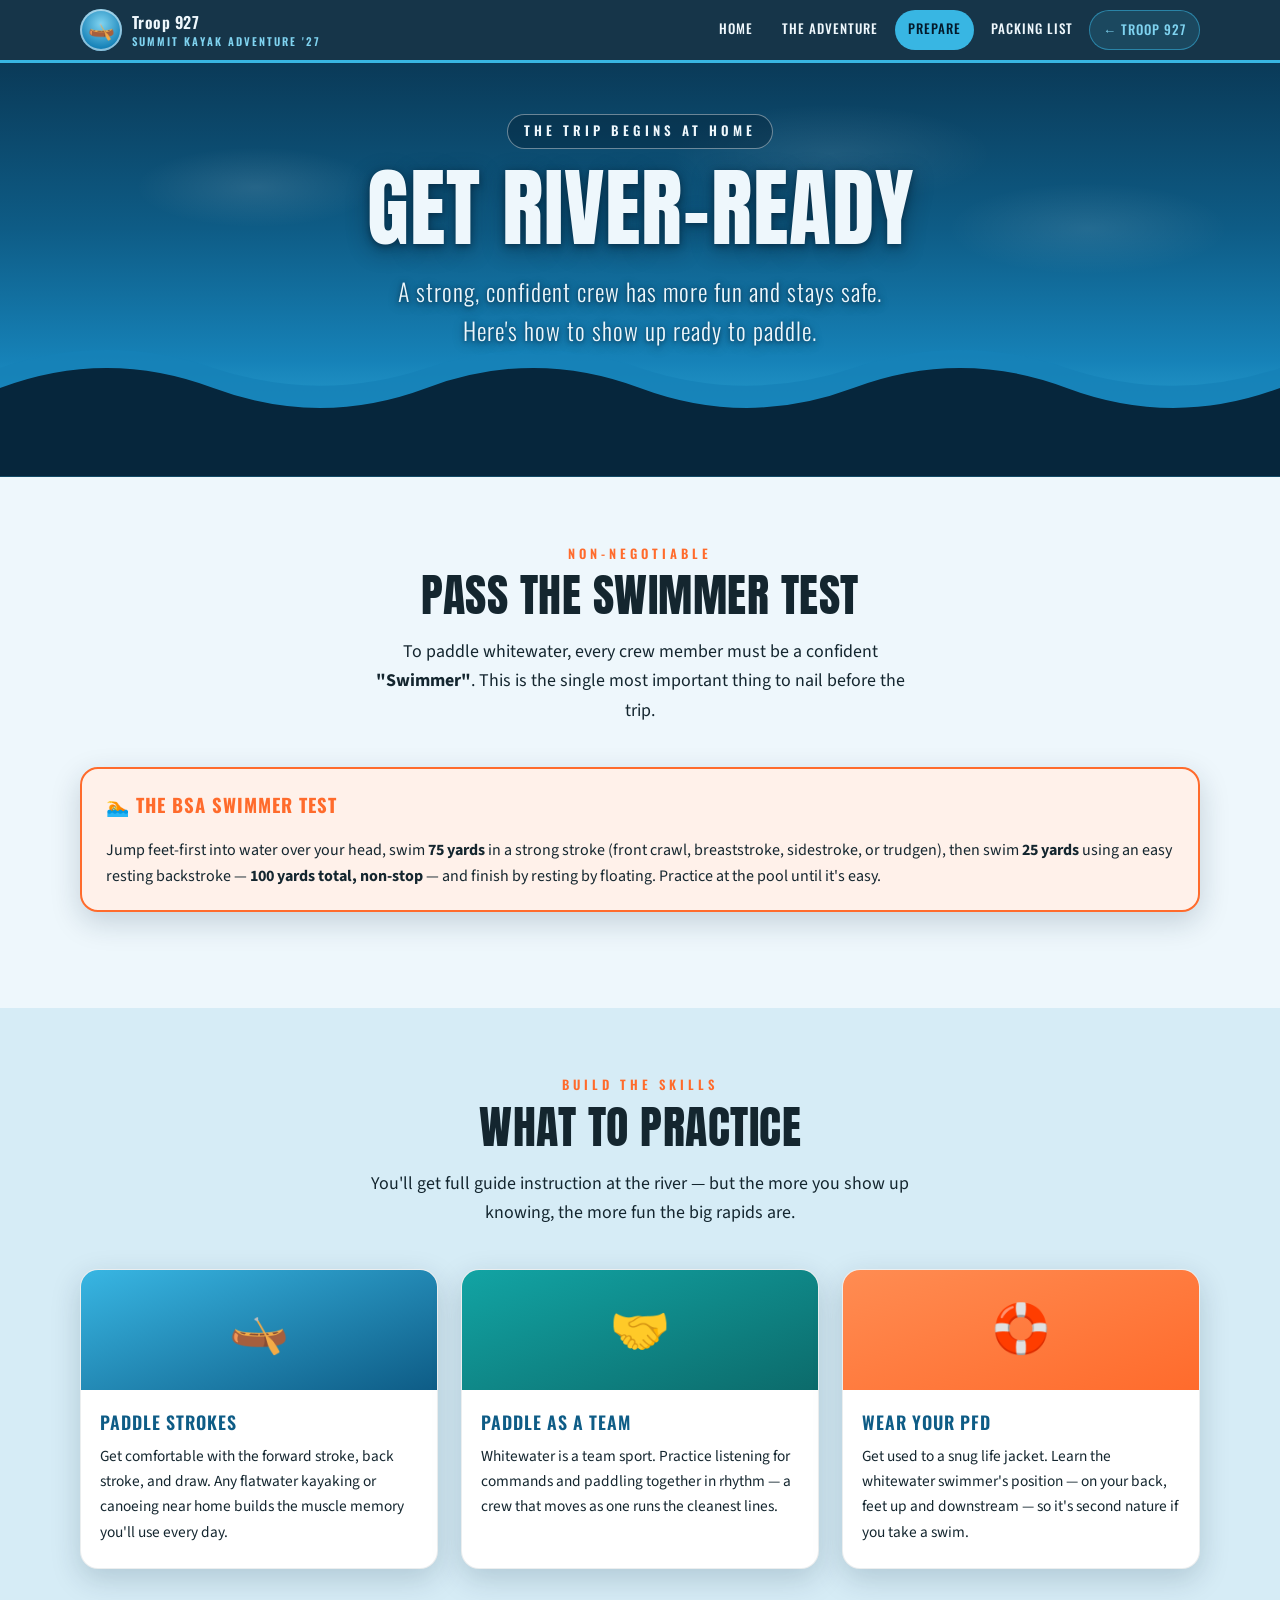
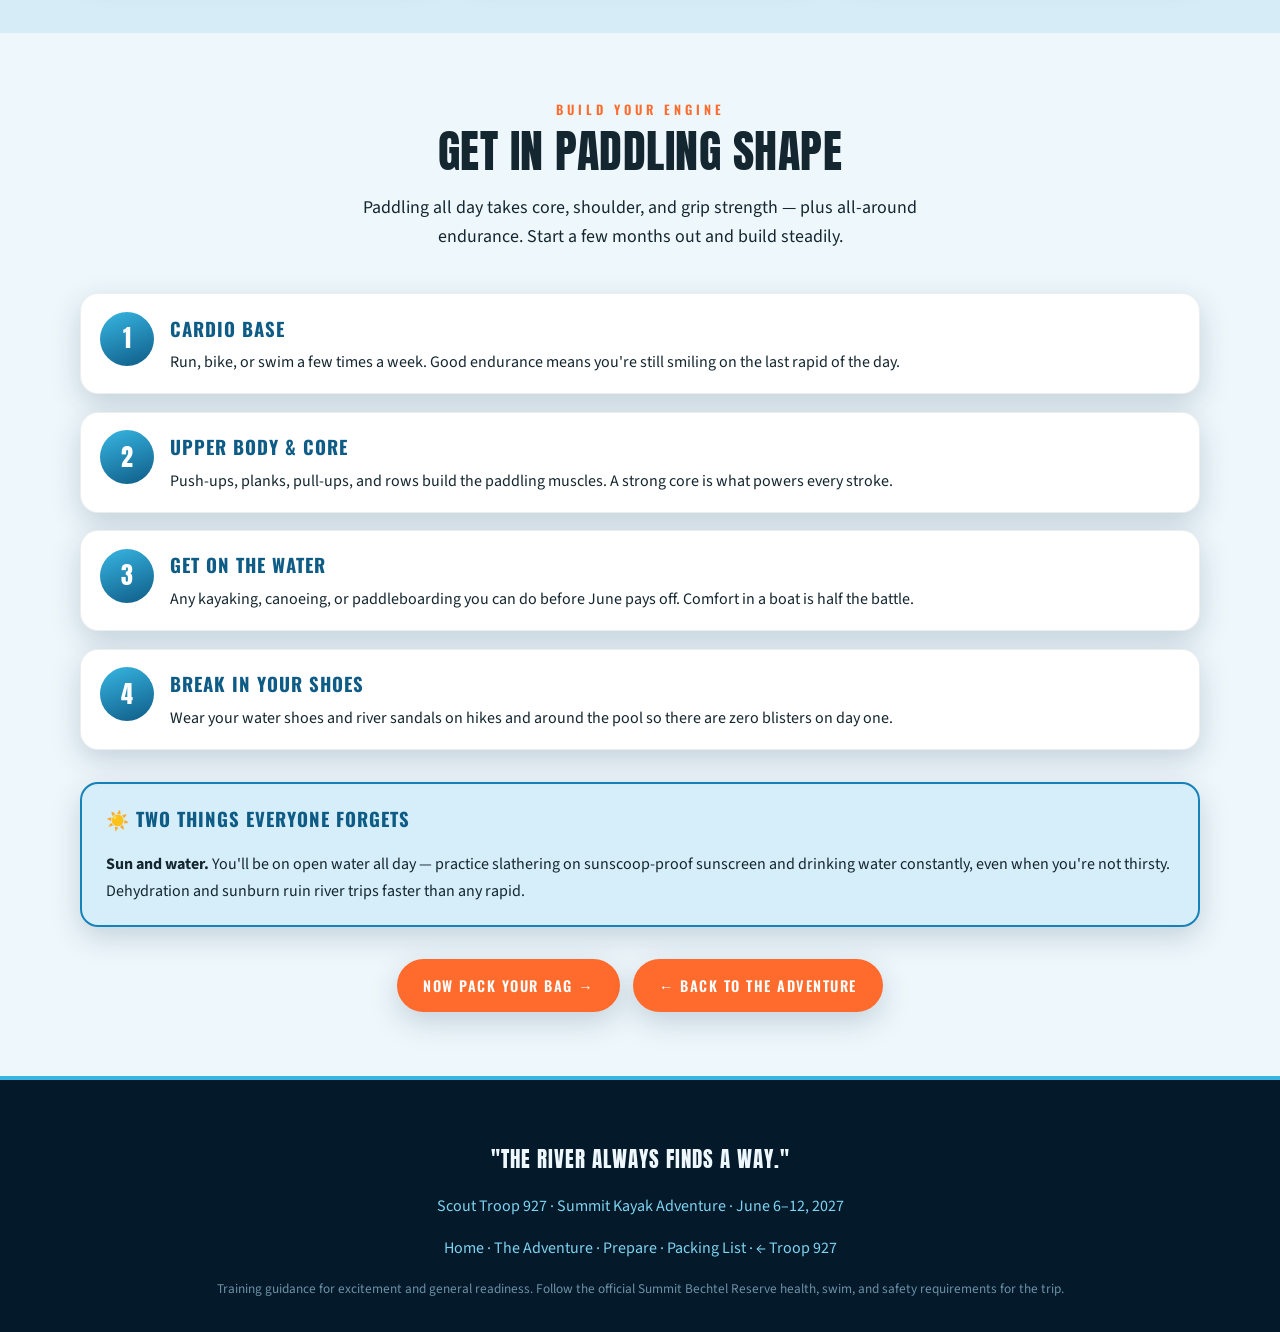
<file: summit-kayak-adventure/prepare.html>
<!DOCTYPE html>
<html lang="en">
<head>
  <meta charset="UTF-8" />
  <meta name="viewport" content="width=device-width, initial-scale=1.0" />
  <title>Prepare · Troop 927 Summit Kayak Adventure 2027</title>
  <meta name="description" content="How Troop 927 gets river-ready for the Summit Kayak Adventure — swim test, paddle skills, and conditioning for the New River Gorge." />
  <link rel="preconnect" href="https://fonts.googleapis.com" />
  <link rel="preconnect" href="https://fonts.gstatic.com" crossorigin />
  <link href="https://fonts.googleapis.com/css2?family=Anton&family=Oswald:wght@300;400;500;600;700&family=Source+Sans+3:wght@400;600&display=swap" rel="stylesheet" />
  <link rel="stylesheet" href="assets/styles.css" />
  <link rel="icon" href="data:image/svg+xml,<svg xmlns='http://www.w3.org/2000/svg' viewBox='0 0 100 100'><text y='.9em' font-size='90'>🛶</text></svg>" />
</head>
<body>

  <nav class="nav">
    <div class="wrap nav__inner">
      <a class="brand" href="index.html">
        <span class="brand__badge">🛶</span>
        <span class="brand__name">Troop 927<small>Summit Kayak Adventure '27</small></span>
      </a>
      <button class="nav__toggle" aria-label="Menu">☰</button>
      <div class="nav__links">
        <a href="index.html">Home</a>
        <a href="adventure.html">The Adventure</a>
        <a href="prepare.html">Prepare</a>
        <a href="packing.html">Packing List</a>
        <a href="/" class="nav__back">&larr; Troop 927</a>
      </div>
    </div>
  </nav>

  <header class="hero hero--short">
    <div class="hero__foam" aria-hidden="true"><i></i><i></i><i></i><i></i><i></i><i></i><i></i></div>
    <div class="hero__waves wave-b" aria-hidden="true" style="bottom:20px">
      <svg viewBox="0 0 2880 200" preserveAspectRatio="none"><path d="M0 100 Q120 60 240 100 Q360 140 480 100 Q600 60 720 100 Q840 140 960 100 Q1080 60 1200 100 Q1320 140 1440 100 Q1560 60 1680 100 Q1800 140 1920 100 Q2040 60 2160 100 Q2280 140 2400 100 Q2520 60 2640 100 Q2760 140 2880 100 L2880 200 L0 200 Z" fill="#1682b8"/></svg>
    </div>
    <div class="hero__waves wave-a" aria-hidden="true" style="bottom:0">
      <svg viewBox="0 0 2880 200" preserveAspectRatio="none"><path d="M0 100 Q120 55 240 100 Q360 145 480 100 Q600 55 720 100 Q840 145 960 100 Q1080 55 1200 100 Q1320 145 1440 100 Q1560 55 1680 100 Q1800 145 1920 100 Q2040 55 2160 100 Q2280 145 2400 100 Q2520 55 2640 100 Q2760 145 2880 100 L2880 200 L0 200 Z" fill="#06263c"/></svg>
    </div>
    <div class="wrap hero__content">
      <span class="eyebrow">The Trip Begins at Home</span>
      <h1>Get River-Ready</h1>
      <p class="hero__sub">A strong, confident crew has more fun and stays safe. Here's how to show up ready to paddle.</p>
    </div>
  </header>

  <!-- SWIM TEST -->
  <section class="section">
    <div class="wrap">
      <div class="section__head">
        <span class="section__kicker">Non-Negotiable</span>
        <h2>Pass the Swimmer Test</h2>
        <p class="lead">To paddle whitewater, every crew member must be a confident <strong>"Swimmer"</strong>. This
          is the single most important thing to nail before the trip.</p>
      </div>
      <div class="alert alert--danger">
        <h3>🏊 The BSA Swimmer Test</h3>
        <p>Jump feet-first into water over your head, swim <strong>75 yards</strong> in a strong stroke
          (front crawl, breaststroke, sidestroke, or trudgen), then swim <strong>25 yards</strong> using an easy
          resting backstroke — <strong>100 yards total, non-stop</strong> — and finish by resting by floating.
          Practice at the pool until it's easy.</p>
      </div>
    </div>
  </section>

  <!-- SKILLS -->
  <section class="section section--tint">
    <div class="wrap">
      <div class="section__head">
        <span class="section__kicker">Build the Skills</span>
        <h2>What to Practice</h2>
        <p class="lead">You'll get full guide instruction at the river — but the more you show up knowing, the more
          fun the big rapids are.</p>
      </div>
      <div class="grid grid--3">
        <article class="card">
          <div class="card__art art-rapid">🛶</div>
          <div class="card__body">
            <h3>Paddle Strokes</h3>
            <p>Get comfortable with the forward stroke, back stroke, and draw. Any flatwater kayaking or canoeing
              near home builds the muscle memory you'll use every day.</p>
          </div>
        </article>
        <article class="card">
          <div class="card__art art-teal">🤝</div>
          <div class="card__body">
            <h3>Paddle as a Team</h3>
            <p>Whitewater is a team sport. Practice listening for commands and paddling together in rhythm — a crew
              that moves as one runs the cleanest lines.</p>
          </div>
        </article>
        <article class="card">
          <div class="card__art art-safety">🛟</div>
          <div class="card__body">
            <h3>Wear Your PFD</h3>
            <p>Get used to a snug life jacket. Learn the whitewater swimmer's position — on your back, feet up and
              downstream — so it's second nature if you take a swim.</p>
          </div>
        </article>
      </div>
    </div>
  </section>

  <!-- CONDITIONING -->
  <section class="section">
    <div class="wrap">
      <div class="section__head">
        <span class="section__kicker">Build Your Engine</span>
        <h2>Get in Paddling Shape</h2>
        <p class="lead">Paddling all day takes core, shoulder, and grip strength — plus all-around endurance. Start a
          few months out and build steadily.</p>
      </div>
      <div class="req">
        <div class="req__item">
          <div class="req__num">1</div>
          <div><h3>Cardio Base</h3><p>Run, bike, or swim a few times a week. Good endurance means you're still smiling
            on the last rapid of the day.</p></div>
        </div>
        <div class="req__item">
          <div class="req__num">2</div>
          <div><h3>Upper Body &amp; Core</h3><p>Push-ups, planks, pull-ups, and rows build the paddling muscles. A strong
            core is what powers every stroke.</p></div>
        </div>
        <div class="req__item">
          <div class="req__num">3</div>
          <div><h3>Get on the Water</h3><p>Any kayaking, canoeing, or paddleboarding you can do before June pays off.
            Comfort in a boat is half the battle.</p></div>
        </div>
        <div class="req__item">
          <div class="req__num">4</div>
          <div><h3>Break In Your Shoes</h3><p>Wear your water shoes and river sandals on hikes and around the pool so
            there are zero blisters on day one.</p></div>
        </div>
      </div>

      <div class="alert alert--info">
        <h3>☀️ Two Things Everyone Forgets</h3>
        <p><strong>Sun and water.</strong> You'll be on open water all day — practice slathering on sunscoop-proof
          sunscreen and drinking water constantly, even when you're not thirsty. Dehydration and sunburn ruin river
          trips faster than any rapid.</p>
      </div>

      <div class="center">
        <div class="btn-row">
          <a class="btn btn--go" href="packing.html">Now Pack Your Bag →</a>
          <a class="btn btn--go" href="adventure.html">← Back to the Adventure</a>
        </div>
      </div>
    </div>
  </section>

  <footer class="footer">
    <div class="wrap">
      <p class="footer__hymn">"The river always finds a way."</p>
      <p>Scout Troop 927 · Summit Kayak Adventure · June 6–12, 2027</p>
      <p>
        <a href="index.html">Home</a> ·
        <a href="adventure.html">The Adventure</a> ·
        <a href="prepare.html">Prepare</a> ·
        <a href="packing.html">Packing List</a> ·
        <a href="/">&larr; Troop 927</a>
      </p>
      <small>Training guidance for excitement and general readiness. Follow the official Summit Bechtel Reserve health, swim, and safety requirements for the trip.</small>
    </div>
  </footer>

  <script src="assets/app.js"></script>
</body>
</html>
</file>
<file: css/styles.css>
:root {
  --plum: #003c82;
  --plum-deep: #002a5e;
  --violet: #1663b0;
  --gold: #f4b942;
  --gold-deep: #d99a1c;
  --teal: #0f8a8a;
  --ink: #16233a;
  --muted: #5c6675;
  --paper: #ffffff;
  --cloud: #eef4fb;
  --line: #d9e6f4;
  --shadow: 0 10px 30px rgba(0, 42, 94, .14);
  --radius: 16px;
  --max: 1120px;
  font-synthesis: none;
}

* { box-sizing: border-box; }

html { scroll-behavior: smooth; }

body {
  margin: 0;
  font-family: "Segoe UI", system-ui, -apple-system, Roboto, Helvetica, Arial, sans-serif;
  color: var(--ink);
  background: var(--paper);
  line-height: 1.6;
}

a { color: var(--violet); }

img { max-width: 100%; display: block; }

.container {
  width: 100%;
  max-width: var(--max);
  margin-inline: auto;
  padding-inline: 20px;
}

/* ---------- Header ---------- */
.site-header {
  position: sticky;
  top: 0;
  z-index: 40;
  background: rgba(255, 255, 255, .9);
  backdrop-filter: saturate(180%) blur(10px);
  border-bottom: 1px solid var(--line);
}
.site-header .bar {
  display: flex;
  align-items: center;
  justify-content: space-between;
  gap: 16px;
  padding-block: 12px;
}
.brand {
  display: flex;
  align-items: center;
  gap: 12px;
  text-decoration: none;
  color: var(--ink);
}
.brand img { height: 42px; width: auto; }
.brand .name { font-weight: 800; font-size: 1.15rem; line-height: 1.2; letter-spacing: .2px; }
.brand .sub { display: block; margin-top: 4px; font-weight: 600; font-size: .72rem; color: var(--muted); text-transform: uppercase; letter-spacing: 1.5px; }

.nav {
  display: flex;
  align-items: center;
  gap: 6px;
}
.nav a {
  text-decoration: none;
  color: var(--ink);
  font-weight: 600;
  padding: 8px 14px;
  border-radius: 999px;
  font-size: .95rem;
}
.nav a:hover { background: var(--cloud); }
.nav a.cta {
  background: var(--gold);
  color: var(--plum-deep);
  box-shadow: 0 6px 16px rgba(217, 154, 28, .35);
}
.nav a.cta:hover { background: var(--gold-deep); color: #fff; }

.nav-toggle { display: none; }

/* ---------- Buttons ---------- */
.btn {
  display: inline-flex;
  align-items: center;
  gap: 8px;
  text-decoration: none;
  font-weight: 700;
  padding: 13px 24px;
  border-radius: 999px;
  border: 0;
  cursor: pointer;
  font-size: 1rem;
  transition: transform .12s ease, box-shadow .12s ease;
}
.btn:hover { transform: translateY(-2px); }
.btn-gold { background: var(--gold); color: var(--plum-deep); box-shadow: 0 8px 20px rgba(217, 154, 28, .4); }
.btn-gold:hover { background: var(--gold-deep); color: #fff; }
.btn-ghost { background: rgba(255, 255, 255, .14); color: #fff; border: 1.5px solid rgba(255, 255, 255, .55); }
.btn-ghost:hover { background: rgba(255, 255, 255, .24); }
.btn-plum { background: var(--plum); color: #fff; box-shadow: var(--shadow); }
.btn-plum:hover { background: var(--plum-deep); }

/* ---------- Hero ---------- */
.hero {
  position: relative;
  color: #fff;
  background:
    radial-gradient(1200px 600px at 85% -10%, rgba(244, 185, 66, .32), transparent 60%),
    radial-gradient(900px 500px at 0% 120%, rgba(15, 138, 138, .35), transparent 55%),
    linear-gradient(160deg, var(--plum) 0%, var(--plum-deep) 100%);
  overflow: hidden;
}
.hero .container { padding-block: 84px 96px; position: relative; z-index: 2; }
.eyebrow {
  display: inline-flex;
  align-items: center;
  gap: 8px;
  background: rgba(255, 255, 255, .14);
  border: 1px solid rgba(255, 255, 255, .28);
  color: #fff;
  padding: 6px 14px;
  border-radius: 999px;
  font-weight: 700;
  font-size: .8rem;
  letter-spacing: .6px;
  text-transform: uppercase;
}
.hero h1 {
  font-size: clamp(2.1rem, 5vw, 3.6rem);
  line-height: 1.06;
  margin: 18px 0 10px;
  max-width: 16ch;
  font-weight: 900;
  letter-spacing: -.5px;
}
.hero h1 .accent { color: var(--gold); }
.hero p.lead {
  font-size: clamp(1.05rem, 2vw, 1.28rem);
  max-width: 54ch;
  color: rgba(255, 255, 255, .92);
  margin: 0 0 28px;
}
.hero-actions { display: flex; flex-wrap: wrap; gap: 14px; }
.hero-meta {
  margin-top: 34px;
  display: flex;
  flex-wrap: wrap;
  gap: 12px 28px;
  font-weight: 600;
  color: rgba(255, 255, 255, .92);
}
.hero-meta span { display: inline-flex; align-items: center; gap: 8px; }
.hero-meta svg { width: 20px; height: 20px; opacity: .9; }
.blob {
  position: absolute;
  inset: 0;
  z-index: 1;
  opacity: .18;
  background-image: radial-gradient(circle at 1px 1px, #fff 1px, transparent 0);
  background-size: 26px 26px;
  mask-image: linear-gradient(180deg, transparent, #000 30%, #000 70%, transparent);
}

/* ---------- Sections ---------- */
.section { padding-block: 72px; }
.section.tint { background: var(--cloud); }
.section-head { text-align: center; max-width: 62ch; margin: 0 auto 44px; }
.section-head .kicker {
  color: var(--teal);
  font-weight: 800;
  letter-spacing: 1.5px;
  text-transform: uppercase;
  font-size: .82rem;
}
.section-head h2 {
  font-size: clamp(1.7rem, 3.4vw, 2.5rem);
  margin: 8px 0 12px;
  font-weight: 900;
  letter-spacing: -.5px;
  color: var(--plum-deep);
}
.section-head p { color: var(--muted); font-size: 1.08rem; margin: 0; }

/* ---------- Cards ---------- */
.grid {
  display: grid;
  grid-template-columns: repeat(auto-fit, minmax(250px, 1fr));
  gap: 22px;
}
.card {
  background: var(--paper);
  border: 1px solid var(--line);
  border-radius: var(--radius);
  padding: 28px;
  box-shadow: var(--shadow);
  transition: transform .15s ease, box-shadow .15s ease;
}
.card:hover { transform: translateY(-4px); box-shadow: 0 18px 40px rgba(0, 42, 94, .18); }
.card .ic {
  width: 54px; height: 54px;
  border-radius: 14px;
  display: grid; place-items: center;
  margin-bottom: 16px;
  background: linear-gradient(135deg, var(--violet), var(--plum));
  color: #fff;
}
.card .ic svg { width: 28px; height: 28px; }
.card.teal .ic { background: linear-gradient(135deg, #17a2a2, var(--teal)); }
.card.gold .ic { background: linear-gradient(135deg, var(--gold), var(--gold-deep)); color: var(--plum-deep); }
.card h3 { margin: 0 0 8px; font-size: 1.22rem; color: var(--plum-deep); }
.card p { margin: 0; color: var(--muted); }

/* ---------- Meeting strip ---------- */
.meeting {
  display: grid;
  grid-template-columns: 1.1fr 1fr;
  gap: 34px;
  align-items: center;
  background: linear-gradient(160deg, var(--plum), var(--plum-deep));
  color: #fff;
  border-radius: 24px;
  padding: 40px;
  box-shadow: var(--shadow);
}
.meeting h2 { margin: 0 0 14px; font-size: clamp(1.5rem, 3vw, 2.1rem); }
.meeting ul { list-style: none; padding: 0; margin: 0; display: grid; gap: 14px; }
.meeting li { display: flex; gap: 12px; align-items: flex-start; }
.meeting li svg { width: 22px; height: 22px; flex: none; margin-top: 3px; color: var(--gold); }
.meeting .map {
  background: rgba(255, 255, 255, .08);
  border: 1px solid rgba(255, 255, 255, .2);
  border-radius: 16px;
  padding: 24px;
}
.meeting .map .big { font-size: 1.4rem; font-weight: 800; }
.meeting a { color: var(--gold); font-weight: 700; }

/* ---------- CTA band ---------- */
.cta-band {
  text-align: center;
  background:
    radial-gradient(600px 300px at 50% -20%, rgba(244,185,66,.3), transparent 60%),
    linear-gradient(160deg, var(--teal), #0b6a6a);
  color: #fff;
  border-radius: 24px;
  padding: 56px 28px;
  box-shadow: var(--shadow);
}
.cta-band h2 { font-size: clamp(1.7rem, 3.4vw, 2.4rem); margin: 0 0 12px; }
.cta-band p { max-width: 52ch; margin: 0 auto 26px; font-size: 1.1rem; opacity: .95; }

/* ---------- Footer ---------- */
.site-footer {
  background: var(--plum-deep);
  color: rgba(255, 255, 255, .82);
  padding-block: 40px 28px;
  margin-top: 8px;
}
.site-footer .cols {
  display: flex;
  flex-wrap: wrap;
  gap: 28px;
  justify-content: space-between;
}
.site-footer h4 { color: #fff; margin: 0 0 10px; font-size: 1.05rem; }
.site-footer a { color: var(--gold); text-decoration: none; }
.site-footer a:hover { text-decoration: underline; }
.site-footer .fine {
  border-top: 1px solid rgba(255, 255, 255, .14);
  margin-top: 26px;
  padding-top: 18px;
  font-size: .86rem;
  color: rgba(255, 255, 255, .6);
  display: flex;
  flex-wrap: wrap;
  gap: 8px 20px;
  justify-content: space-between;
}

/* ---------- Events page ---------- */
.page-hero {
  background: linear-gradient(160deg, var(--plum) 0%, var(--plum-deep) 100%);
  color: #fff;
  padding-block: 56px;
}
.page-hero h1 { font-size: clamp(1.9rem, 4vw, 2.9rem); margin: 0 0 8px; font-weight: 900; }
.page-hero p { margin: 0; color: rgba(255, 255, 255, .9); font-size: 1.1rem; }

.events-toolbar {
  display: flex;
  flex-wrap: wrap;
  align-items: center;
  justify-content: space-between;
  gap: 14px;
  margin-bottom: 26px;
}
.pill-note {
  display: inline-flex;
  align-items: center;
  gap: 8px;
  background: var(--cloud);
  color: var(--plum-deep);
  border: 1px solid var(--line);
  padding: 8px 16px;
  border-radius: 999px;
  font-weight: 600;
  font-size: .92rem;
}
.pill-note .dot { width: 9px; height: 9px; border-radius: 50%; background: var(--teal); }
.toggle-btn {
  background: var(--paper);
  border: 1.5px solid var(--line);
  color: var(--plum);
  font-weight: 700;
  padding: 9px 18px;
  border-radius: 999px;
  cursor: pointer;
  font-size: .92rem;
}
.toggle-btn:hover { background: var(--cloud); }
.toggle-btn[aria-pressed="true"] { background: var(--plum); color: #fff; border-color: var(--plum); }

.month-group { margin-bottom: 40px; }
.month-label {
  font-size: 1.05rem;
  font-weight: 800;
  color: var(--teal);
  text-transform: uppercase;
  letter-spacing: 1.4px;
  margin: 0 0 16px;
  padding-bottom: 8px;
  border-bottom: 2px solid var(--line);
}
.event-row {
  display: grid;
  grid-template-columns: 96px 1fr;
  gap: 20px;
  align-items: stretch;
  background: var(--paper);
  border: 1px solid var(--line);
  border-left: 5px solid var(--violet);
  border-radius: 14px;
  padding: 18px 20px;
  margin-bottom: 14px;
  box-shadow: 0 4px 14px rgba(0, 42, 94, .07);
  transition: transform .12s ease, box-shadow .12s ease;
}
.event-row:hover { transform: translateX(3px); box-shadow: 0 10px 24px rgba(0, 42, 94, .14); }
.event-row.today { border-left-color: var(--gold); background: linear-gradient(90deg, rgba(244,185,66,.1), var(--paper) 40%); }
.event-row[data-cat="campout"] { border-left-color: var(--teal); }
.event-row[data-cat="holiday"] { border-left-color: #c0447a; }
.event-row[data-cat="service"] { border-left-color: #2f8f4e; }

.date-badge {
  text-align: center;
  border-radius: 12px;
  background: var(--cloud);
  padding: 10px 6px;
  display: flex;
  flex-direction: column;
  justify-content: center;
}
.date-badge .d { font-size: 1.7rem; font-weight: 900; color: var(--plum-deep); line-height: 1; }
.date-badge .m { font-size: .72rem; font-weight: 800; letter-spacing: 1px; text-transform: uppercase; color: var(--violet); margin-top: 4px; }
.date-badge .rng { font-size: .78rem; font-weight: 800; color: var(--plum-deep); line-height: 1.2; }

.event-body { min-width: 0; }
.event-body .title { font-weight: 800; color: var(--ink); font-size: 1.08rem; margin: 0 0 4px; }
.event-body .desc { color: var(--muted); margin: 0; font-size: .96rem; }
.event-body .when { display: none; }
.tag {
  display: inline-block;
  font-size: .68rem;
  font-weight: 800;
  letter-spacing: .6px;
  text-transform: uppercase;
  padding: 3px 9px;
  border-radius: 999px;
  margin-top: 8px;
  background: var(--cloud);
  color: var(--violet);
}
.tag.campout { background: #e2f5f5; color: #0b6a6a; }
.tag.holiday { background: #fbe4ee; color: #b03a6c; }
.tag.service { background: #e4f5ea; color: #276b3f; }
.tag.meeting { background: #efe6f7; color: #6a3f8f; }
.tag.today-tag { background: var(--gold); color: var(--plum-deep); }

.event-link {
  display: inline-block;
  margin-top: 8px;
  margin-left: 8px;
  font-size: .82rem;
  font-weight: 800;
  color: var(--plum);
  text-decoration: none;
  border-bottom: 2px solid var(--gold);
  padding-bottom: 1px;
}
.event-link:hover { color: var(--plum-deep); border-bottom-color: var(--plum); }

.empty-state {
  text-align: center;
  padding: 60px 20px;
  color: var(--muted);
}
.empty-state svg { width: 56px; height: 56px; color: var(--line); margin-bottom: 12px; }

/* ---------- BBQ promo ---------- */
.bbq-promo { padding-block: 56px 16px; background: linear-gradient(180deg, var(--cloud), #fff); }
.bbq-ad {
  position: relative;
  overflow: hidden;
  display: grid;
  grid-template-columns: 1.15fr 1fr;
  gap: 32px;
  padding: 40px;
  border-radius: 26px;
  color: #fff;
  background:
    radial-gradient(700px 360px at 12% 110%, rgba(255, 106, 0, .45), transparent 60%),
    radial-gradient(500px 300px at 95% -10%, rgba(244, 185, 66, .25), transparent 60%),
    linear-gradient(150deg, #2a1a12 0%, #1a0f0a 100%);
  box-shadow: 0 24px 60px rgba(26, 15, 10, .35);
  border: 1px solid rgba(255, 140, 50, .35);
}
.bbq-main, .bbq-side { position: relative; z-index: 2; }
.bbq-ribbon {
  display: inline-block;
  background: linear-gradient(90deg, #ff6a00, #f4b942);
  color: #1a0f0a;
  font-weight: 800;
  font-size: .8rem;
  letter-spacing: .8px;
  text-transform: uppercase;
  padding: 7px 14px;
  border-radius: 999px;
  box-shadow: 0 6px 18px rgba(255, 106, 0, .4);
}
.bbq-ad h2 {
  font-size: clamp(2rem, 4.6vw, 3.2rem);
  line-height: 1.05;
  margin: 16px 0 12px;
  font-weight: 900;
  letter-spacing: -.5px;
}
.bbq-ad h2 span {
  background: linear-gradient(90deg, #ffb347, #ff6a00);
  -webkit-background-clip: text;
  background-clip: text;
  color: transparent;
}
.bbq-lead { font-size: 1.1rem; color: rgba(255, 255, 255, .88); margin: 0 0 22px; max-width: 46ch; }
.bbq-lead strong { color: #ffb347; }

.bbq-deal { display: flex; gap: 22px; align-items: center; margin-bottom: 22px; flex-wrap: wrap; }
.bbq-price {
  display: grid;
  place-items: center;
  width: 118px; height: 118px;
  border-radius: 50%;
  background: radial-gradient(circle at 30% 30%, #ffb347, #ff6a00 70%);
  color: #1a0f0a;
  box-shadow: 0 0 0 6px rgba(255, 106, 0, .25), 0 12px 30px rgba(255, 106, 0, .45);
  transform: rotate(-8deg);
  flex: none;
}
.bbq-price .amt { font-size: 2.4rem; font-weight: 900; line-height: 1; margin-top: 14px; }
.bbq-price .per { font-size: .78rem; font-weight: 800; text-transform: uppercase; letter-spacing: 1px; margin-top: -18px; }
.bbq-deal ul { margin: 0; padding: 0; list-style: none; display: grid; gap: 6px; }
.bbq-deal li::before { content: "✓"; color: #ffb347; font-weight: 900; margin-right: 8px; }

.bbq-pickup {
  display: flex;
  gap: 16px;
  align-items: center;
  background: rgba(255, 255, 255, .07);
  border: 1px dashed rgba(255, 179, 71, .55);
  border-radius: 16px;
  padding: 14px 18px;
  margin-bottom: 24px;
  color: rgba(255, 255, 255, .9);
}
.pk-date {
  flex: none;
  width: 66px;
  text-align: center;
  background: #fff;
  color: #1a0f0a;
  border-radius: 12px;
  overflow: hidden;
  box-shadow: 0 6px 16px rgba(0, 0, 0, .3);
}
.pk-date .m { display: block; background: #ff6a00; color: #fff; font-size: .72rem; font-weight: 800; text-transform: uppercase; letter-spacing: 1px; padding: 3px 0; }
.pk-date .d { display: block; font-size: 1.7rem; font-weight: 900; line-height: 1.1; }
.pk-date .w { display: block; font-size: .68rem; font-weight: 700; color: #7a6a60; padding-bottom: 4px; text-transform: uppercase; }
.bbq-countdown { margin-top: 6px; font-weight: 800; color: #ffb347; font-size: .95rem; }

.bbq-actions { display: flex; gap: 12px; flex-wrap: wrap; }
.btn-ember {
  background: linear-gradient(90deg, #ff6a00, #ff9a1f);
  color: #fff;
  box-shadow: 0 10px 26px rgba(255, 106, 0, .5);
  animation: ember-pulse 2.4s ease-in-out infinite;
}
.btn-ember:hover { background: linear-gradient(90deg, #e55d00, #ff8a00); }
@keyframes ember-pulse {
  0%, 100% { box-shadow: 0 10px 26px rgba(255, 106, 0, .45), 0 0 0 0 rgba(255, 106, 0, .5); }
  50% { box-shadow: 0 10px 26px rgba(255, 106, 0, .55), 0 0 0 10px rgba(255, 106, 0, 0); }
}

.bbq-side h3 { margin: 4px 0 14px; font-size: 1.25rem; color: #ffb347; }
.bbq-steps { list-style: none; padding: 0; margin: 0 0 22px; display: grid; gap: 12px; }
.bbq-steps li { display: flex; gap: 12px; align-items: flex-start; color: rgba(255, 255, 255, .82); font-size: .95rem; }
.bbq-steps strong { display: block; color: #fff; font-size: 1rem; }
.bbq-steps .n {
  flex: none;
  width: 30px; height: 30px;
  display: grid; place-items: center;
  border-radius: 50%;
  background: rgba(255, 106, 0, .2);
  border: 1.5px solid #ff6a00;
  color: #ffb347;
  font-weight: 900;
  font-size: .9rem;
}

.bbq-credit {
  background: #fff;
  color: var(--ink);
  border-radius: 18px;
  padding: 20px;
  box-shadow: 0 14px 34px rgba(0, 0, 0, .35);
  transform: rotate(1deg);
}
.bc-head { font-weight: 900; font-size: 1.1rem; color: var(--plum); margin-bottom: 6px; }
.bbq-credit p { margin: 0 0 12px; font-size: .94rem; color: var(--muted); }
.bbq-credit p strong { color: var(--ink); }
.bc-mock { background: var(--cloud); border: 1px solid var(--line); border-radius: 12px; padding: 12px; margin-bottom: 12px; }
.bc-label { font-size: .78rem; font-weight: 800; color: var(--ink); margin-bottom: 6px; }
.bc-select {
  display: flex;
  justify-content: space-between;
  background: #fff;
  border: 2px solid var(--violet);
  border-radius: 8px;
  padding: 8px 12px;
  font-weight: 700;
  color: var(--plum);
  box-shadow: 0 0 0 4px rgba(22, 99, 176, .15);
}
.bc-select span { color: var(--muted); }
.bbq-credit .bc-note { margin: 0; font-size: .86rem; }

.bbq-smoke { position: absolute; inset: 0; z-index: 1; pointer-events: none; }
.bbq-smoke span {
  position: absolute;
  bottom: -60px;
  width: 180px; height: 180px;
  border-radius: 50%;
  background: radial-gradient(circle, rgba(255, 255, 255, .12), transparent 70%);
  filter: blur(8px);
  animation: smoke-rise 11s linear infinite;
}
.bbq-smoke span:nth-child(1) { left: 8%; }
.bbq-smoke span:nth-child(2) { left: 38%; animation-delay: 3.5s; width: 140px; height: 140px; }
.bbq-smoke span:nth-child(3) { left: 70%; animation-delay: 7s; }
@keyframes smoke-rise {
  0% { transform: translateY(0) scale(.7); opacity: 0; }
  20% { opacity: 1; }
  100% { transform: translateY(-620px) scale(1.6); opacity: 0; }
}
@media (prefers-reduced-motion: reduce) {
  .btn-ember, .bbq-smoke span { animation: none; }
}

/* ---------- Responsive ---------- */
@media (max-width: 860px) {
  .meeting { grid-template-columns: 1fr; }
  .bbq-ad { grid-template-columns: 1fr; padding: 28px 22px; }
  .bbq-credit { transform: none; }
}
@media (max-width: 720px) {
  .nav {
    position: absolute;
    top: 100%;
    right: 20px;
    left: 20px;
    flex-direction: column;
    align-items: stretch;
    background: var(--paper);
    border: 1px solid var(--line);
    border-radius: 14px;
    padding: 10px;
    box-shadow: var(--shadow);
    display: none;
  }
  .nav.open { display: flex; }
  .nav a { padding: 12px 14px; }
  .nav-toggle {
    display: inline-grid;
    place-items: center;
    width: 44px; height: 44px;
    border-radius: 10px;
    border: 1px solid var(--line);
    background: var(--paper);
    cursor: pointer;
  }
  .nav-toggle svg { width: 24px; height: 24px; color: var(--plum); }
  .event-row { grid-template-columns: 78px 1fr; gap: 14px; }
}
</file>
<file: philmont-cavalcade/assets/styles.css>
/* ==========================================================================
   Troop 927 — Philmont Cavalcade 2028
   Shared stylesheet. Self-contained; no external image dependencies.
   ========================================================================== */

:root {
  --pine:        #14361f;
  --pine-deep:   #0d2416;
  --forest:      #1f5133;
  --sage:        #7ba585;
  --sunset:      #e8663c;
  --sunset-2:    #ff8a4c;
  --gold:        #f4b942;
  --gold-soft:   #f7d488;
  --sky:         #8fc4de;
  --sky-deep:    #3f7ea0;
  --cream:       #f8f3e7;
  --cream-2:     #efe6d2;
  --charcoal:    #221f1a;
  --ink:         #2c2a24;
  --shadow:      0 10px 30px rgba(13, 36, 22, .18);
  --shadow-lg:   0 22px 55px rgba(13, 36, 22, .28);
  --radius:      18px;
  --maxw:        1120px;
  --ff-display:  "Rye", "Georgia", serif;
  --ff-head:     "Oswald", "Arial Narrow", sans-serif;
  --ff-body:     "Source Sans 3", "Segoe UI", system-ui, sans-serif;
}

* { box-sizing: border-box; }

html { scroll-behavior: smooth; }

body {
  margin: 0;
  font-family: var(--ff-body);
  color: var(--ink);
  background: var(--cream);
  line-height: 1.65;
  -webkit-font-smoothing: antialiased;
}

img { max-width: 100%; display: block; }

a { color: var(--forest); }

.wrap { width: min(100% - 2.5rem, var(--maxw)); margin-inline: auto; }

/* ---------- Navigation ---------- */
.nav {
  position: sticky;
  top: 0;
  z-index: 50;
  background: rgba(13, 36, 22, .92);
  backdrop-filter: blur(8px);
  border-bottom: 3px solid var(--gold);
}
.nav__inner {
  display: flex;
  align-items: center;
  justify-content: space-between;
  gap: 1rem;
  padding: .55rem 0;
}
.brand {
  display: flex;
  align-items: center;
  gap: .6rem;
  text-decoration: none;
  color: var(--cream);
}
.brand__badge {
  width: 42px; height: 42px;
  flex: none;
  border-radius: 50%;
  background: radial-gradient(circle at 50% 35%, var(--gold-soft), var(--sunset) 70%);
  display: grid; place-items: center;
  font-size: 1.35rem;
  box-shadow: inset 0 0 0 2px rgba(255,255,255,.5);
}
.brand__name { font-family: var(--ff-head); font-weight: 600; letter-spacing: .5px; line-height: 1.25; }
.brand__name small { display: block; margin-top: 3px; font-size: .68rem; color: var(--gold-soft); letter-spacing: 2px; text-transform: uppercase; }

.nav__links { display: flex; gap: .25rem; flex-wrap: wrap; }
.nav__links a {
  color: var(--cream);
  text-decoration: none;
  font-family: var(--ff-head);
  font-weight: 500;
  text-transform: uppercase;
  letter-spacing: 1px;
  font-size: .82rem;
  padding: .5rem .8rem;
  border-radius: 999px;
  transition: background .2s, color .2s;
}
.nav__links a:hover { background: rgba(244, 185, 66, .2); }
.nav__links a.active { background: var(--gold); color: var(--pine-deep); }
.nav__links a.nav__back {
  background: rgba(244, 185, 66, .14);
  border: 1px solid rgba(244, 185, 66, .55);
  color: var(--gold-soft);
}
.nav__links a.nav__back:hover { background: var(--gold); color: var(--pine-deep); }

.nav__toggle { display: none; background: none; border: 0; color: var(--cream); font-size: 1.6rem; cursor: pointer; }

/* ---------- Hero (animated sky: sunrise → day → sunset → night) ---------- */
.hero {
  position: relative;
  overflow: hidden;
  color: var(--cream);
  /* fallback / reduced-motion still-frame = the sunset look */
  background: linear-gradient(180deg, #17324a 0%, #3f6d84 30%, #d98a55 62%, #f4b26a 82%, #f6d9a0 100%);
  isolation: isolate;
  animation: skyCycle 60s linear infinite;
}
/* starfield — only visible during the night phase */
.hero::before {
  content: "";
  position: absolute;
  inset: 0;
  z-index: -3;
  pointer-events: none;
  opacity: 0;
  background-image:
    radial-gradient(1.6px 1.6px at 12% 22%, #fff, transparent),
    radial-gradient(1.4px 1.4px at 24% 12%, #eaf2ff, transparent),
    radial-gradient(1.2px 1.2px at 33% 30%, #fff, transparent),
    radial-gradient(1.8px 1.8px at 46% 16%, #fff, transparent),
    radial-gradient(1.2px 1.2px at 57% 26%, #dfe9ff, transparent),
    radial-gradient(1.5px 1.5px at 66% 12%, #fff, transparent),
    radial-gradient(1.3px 1.3px at 74% 28%, #fff, transparent),
    radial-gradient(1.7px 1.7px at 83% 18%, #fff, transparent),
    radial-gradient(1.2px 1.2px at 90% 32%, #eaf2ff, transparent),
    radial-gradient(1.4px 1.4px at 18% 40%, #fff, transparent),
    radial-gradient(1.2px 1.2px at 40% 44%, #fff, transparent),
    radial-gradient(1.5px 1.5px at 62% 40%, #fff, transparent),
    radial-gradient(1.3px 1.3px at 79% 46%, #dfe9ff, transparent),
    radial-gradient(1.2px 1.2px at 6% 30%, #fff, transparent);
  animation: starsFade 60s linear infinite, starTwinkle 4s ease-in-out infinite;
}

@keyframes skyCycle {
  0%   { background: linear-gradient(180deg, #16204a 0%, #3a4a7d 26%, #c96f4a 62%, #f0a35c 84%, #f6d9a0 100%); } /* sunrise */
  20%  { background: linear-gradient(180deg, #2f6ea8 0%, #67a9d4 34%, #a9d4e8 66%, #dfeef5 88%, #eaf4e0 100%); } /* midday */
  45%  { background: linear-gradient(180deg, #17324a 0%, #3f6d84 30%, #d98a55 62%, #f4b26a 82%, #f6d9a0 100%); } /* sunset */
  60%  { background: linear-gradient(180deg, #241b3f 0%, #4a3a6b 30%, #8a4a6b 60%, #c76a52 82%, #e0a37a 100%); } /* dusk */
  78%  { background: linear-gradient(180deg, #05060f 0%, #0b1027 32%, #141a3a 60%, #1c2440 82%, #2a3350 100%); } /* night */
  90%  { background: linear-gradient(180deg, #05060f 0%, #0b1027 32%, #141a3a 60%, #1c2440 82%, #2a3350 100%); } /* hold night */
  100% { background: linear-gradient(180deg, #16204a 0%, #3a4a7d 26%, #c96f4a 62%, #f0a35c 84%, #f6d9a0 100%); } /* → sunrise */
}
@keyframes starsFade {
  0%, 55%   { opacity: 0; }
  68%, 88%  { opacity: 1; }
  97%, 100% { opacity: 0; }
}
@keyframes starTwinkle {
  0%, 100% { filter: brightness(1); }
  50%      { filter: brightness(1.5); }
}

.hero--tall { min-height: 82vh; }
.hero--short { min-height: 46vh; }
.hero__sun {
  position: absolute;
  left: 50%; top: 30%;
  width: 190px; height: 190px;
  transform: translate(-50%, -50%);
  border-radius: 50%;
  background: radial-gradient(circle, #fff7e0 0%, var(--gold) 45%, var(--sunset) 100%);
  box-shadow: 0 0 90px 30px rgba(244,185,66,.55);
  z-index: -2;
  animation: sunArc 60s linear infinite;
}
/* sun rises + arcs + sets (0–52%), then a silver moon rises + sets (58–98%) */
@keyframes sunArc {
  0%   { left: 10%; top: 60%; background: radial-gradient(circle, #fff2d0 0%, var(--gold) 45%, var(--sunset) 100%); box-shadow: 0 0 70px 22px rgba(233,111,74,.5); opacity: 1; }
  18%  { left: 50%; top: 15%; background: radial-gradient(circle, #fff7e0 0%, var(--gold) 45%, #f4b26a 100%); box-shadow: 0 0 95px 34px rgba(244,185,66,.6); opacity: 1; }
  42%  { left: 88%; top: 52%; background: radial-gradient(circle, #ffe6c2 0%, var(--sunset) 55%, #c85a30 100%); box-shadow: 0 0 80px 26px rgba(232,102,60,.55); opacity: 1; }
  52%  { left: 96%; top: 82%; background: radial-gradient(circle, #ffdca8 0%, var(--sunset) 60%, #a8471f 100%); box-shadow: 0 0 60px 18px rgba(232,102,60,.4); opacity: 0; }
  57%  { left: 12%; top: 84%; background: radial-gradient(circle, #f3f6ff 0%, #cdd6e8 55%, #97a2c0 100%); box-shadow: 0 0 50px 14px rgba(210,220,245,.35); opacity: 0; }
  66%  { left: 20%; top: 52%; background: radial-gradient(circle, #f6f8ff 0%, #d3dbef 55%, #9aa6c6 100%); box-shadow: 0 0 55px 16px rgba(210,220,245,.4); opacity: 1; }
  80%  { left: 50%; top: 20%; background: radial-gradient(circle, #ffffff 0%, #dbe2f2 55%, #a6b1cf 100%); box-shadow: 0 0 60px 18px rgba(220,228,250,.45); opacity: 1; }
  92%  { left: 82%; top: 54%; background: radial-gradient(circle, #f6f8ff 0%, #d3dbef 55%, #9aa6c6 100%); box-shadow: 0 0 50px 14px rgba(210,220,245,.4); opacity: 1; }
  98%  { left: 92%; top: 80%; background: radial-gradient(circle, #eef2fb 0%, #cad3e8 55%, #93a0c0 100%); box-shadow: 0 0 40px 10px rgba(210,220,245,.25); opacity: 0; }
  100% { left: 10%; top: 60%; background: radial-gradient(circle, #fff2d0 0%, var(--gold) 45%, var(--sunset) 100%); box-shadow: 0 0 70px 22px rgba(233,111,74,.5); opacity: 1; }
}

@media (prefers-reduced-motion: reduce) {
  .hero { animation: none; }
  .hero__sun { animation: none; top: 26%; }
  .hero::before { animation: none; opacity: 0; }
}

.hero__range { position: absolute; left: 0; right: 0; bottom: 0; z-index: -1; }
.hero__range svg { width: 100%; height: auto; display: block; }

.hero__content {
  position: relative;
  z-index: 2;
  padding: 5.5rem 0 8rem;
  text-align: center;
}
.hero--short .hero__content { padding: 3.2rem 0 5rem; }

.eyebrow {
  display: inline-block;
  font-family: var(--ff-head);
  text-transform: uppercase;
  letter-spacing: 4px;
  font-size: .82rem;
  font-weight: 600;
  background: rgba(13,36,22,.35);
  border: 1px solid rgba(255,255,255,.4);
  padding: .35rem 1rem;
  border-radius: 999px;
  margin-bottom: 1rem;
}
.hero h1 {
  font-family: var(--ff-display);
  font-weight: 400;
  font-size: clamp(2.4rem, 6vw, 4.6rem);
  line-height: 1.08;
  margin: 0 0 1.4rem;
  text-shadow: 0 2px 6px rgba(13,36,22,.55), 0 6px 22px rgba(13,36,22,.45);
}
.hero__sub {
  font-family: var(--ff-head);
  font-weight: 300;
  font-size: clamp(1.05rem, 2.4vw, 1.5rem);
  letter-spacing: 1px;
  text-shadow: 0 1px 4px rgba(13,36,22,.6), 0 3px 12px rgba(13,36,22,.45);
  margin: 0 auto;
  max-width: 40ch;
}

/* ---------- Countdown ---------- */
.countdown {
  position: relative;
  z-index: 3;
  margin: -4.5rem auto 0;
  width: min(100% - 2.5rem, 760px);
  background: rgba(248, 243, 231, .97);
  border: 1px solid rgba(20,54,31,.1);
  border-top: 6px solid var(--gold);
  border-radius: var(--radius);
  box-shadow: var(--shadow-lg);
  padding: 1.6rem 1.4rem 1.3rem;
  text-align: center;
}
.countdown h2 {
  font-family: var(--ff-head);
  text-transform: uppercase;
  letter-spacing: 3px;
  font-weight: 600;
  color: var(--forest);
  margin: 0 0 .1rem;
  font-size: 1rem;
}
.countdown__date { font-family: var(--ff-display); color: var(--sunset); font-size: 1.5rem; margin-bottom: 1rem; }
.countdown__grid { display: flex; justify-content: center; gap: .7rem; flex-wrap: wrap; }
.cd-cell {
  min-width: 92px;
  background: linear-gradient(180deg, var(--pine) 0%, var(--pine-deep) 100%);
  color: var(--cream);
  border-radius: 14px;
  padding: .9rem .4rem .7rem;
  box-shadow: var(--shadow);
}
.cd-cell b { display: block; font-family: var(--ff-head); font-size: 2.2rem; line-height: 1; color: var(--gold-soft); }
.cd-cell span { font-family: var(--ff-head); text-transform: uppercase; letter-spacing: 2px; font-size: .68rem; color: var(--sage); }
.countdown__note {
  margin: 1rem auto 0;
  max-width: 60ch;
  font-size: .85rem;
  color: var(--ink);
  background: rgba(244,185,66,.16);
  border: 1px dashed var(--gold);
  border-radius: 12px;
  padding: .55rem .8rem;
}
.countdown__note strong { color: var(--sunset); }

/* ---------- Sections ---------- */
.section { padding: 4rem 0; }
.section--tint { background: var(--cream-2); }
.section--pine { background: linear-gradient(180deg, var(--pine) 0%, var(--pine-deep) 100%); color: var(--cream); }
.section--pine a { color: var(--gold-soft); }

.section__head { text-align: center; max-width: none; margin: 0 auto 2.6rem; }
.section__head > p { max-width: 62ch; margin-left: auto; margin-right: auto; }
.section__kicker {
  font-family: var(--ff-head);
  text-transform: uppercase;
  letter-spacing: 4px;
  font-size: .8rem;
  font-weight: 600;
  color: var(--sunset);
}
.section h2 {
  font-family: var(--ff-display);
  font-weight: 400;
  font-size: clamp(1.8rem, 4vw, 2.8rem);
  margin: .2rem 0 .6rem;
  line-height: 1.1;
  white-space: nowrap;
}
.section--pine h2 { color: var(--gold-soft); }
.lead { font-size: 1.12rem; }

/* ---------- Cards / grids ---------- */
.grid { display: grid; gap: 1.4rem; }
.grid--3 { grid-template-columns: repeat(3, 1fr); }
.grid--2 { grid-template-columns: repeat(2, 1fr); }
.grid--4 { grid-template-columns: repeat(4, 1fr); }

.card {
  background: var(--cream);
  border-radius: var(--radius);
  box-shadow: var(--shadow);
  overflow: hidden;
  border: 1px solid rgba(20,54,31,.08);
  display: flex; flex-direction: column;
  transition: transform .2s, box-shadow .2s;
}
.card:hover { transform: translateY(-4px); box-shadow: var(--shadow-lg); }
.card__art { height: 120px; display: grid; place-items: center; font-size: 3rem; }
.card__body { padding: 1.1rem 1.2rem 1.4rem; }
.card__body h3 { font-family: var(--ff-head); font-weight: 600; text-transform: uppercase; letter-spacing: 1px; margin: 0 0 .4rem; color: var(--forest); font-size: 1.12rem; }
.card__body p { margin: 0; font-size: .96rem; }

/* art fills */
.art-mtn   { background: linear-gradient(160deg, #3f6d84, #17324a); }
.art-horse { background: linear-gradient(160deg, #b5744a, #6e3d24); }
.art-sun   { background: linear-gradient(160deg, var(--sunset-2), var(--sunset)); }
.art-pine  { background: linear-gradient(160deg, var(--forest), var(--pine-deep)); }
.art-gold  { background: linear-gradient(160deg, var(--gold), #d99a24); }
.art-sky   { background: linear-gradient(160deg, var(--sky), var(--sky-deep)); }

/* ---------- Buttons ---------- */
.btn {
  display: inline-flex; align-items: center; gap: .5rem;
  font-family: var(--ff-head);
  text-transform: uppercase; letter-spacing: 1.5px; font-weight: 600;
  font-size: .9rem;
  padding: .8rem 1.5rem;
  border-radius: 999px;
  text-decoration: none;
  cursor: pointer;
  border: 2px solid transparent;
  transition: transform .15s, box-shadow .15s, background .15s;
}
.btn--gold { background: var(--gold); color: var(--pine-deep); box-shadow: var(--shadow); }
.btn--gold:hover { transform: translateY(-2px); background: var(--gold-soft); }
.btn--ghost { background: transparent; color: var(--cream); border-color: var(--cream); }
.btn--ghost:hover { background: rgba(248,243,231,.15); }
.btn-row { display: flex; gap: .8rem; flex-wrap: wrap; justify-content: center; margin-top: 1.6rem; }

/* ---------- Resource links ---------- */
.linklist { display: grid; gap: .8rem; }
.linkrow {
  display: flex; align-items: center; gap: 1rem;
  background: var(--cream);
  border: 1px solid rgba(20,54,31,.1);
  border-left: 5px solid var(--sunset);
  border-radius: 12px;
  padding: .9rem 1.1rem;
  text-decoration: none;
  color: var(--ink);
  box-shadow: var(--shadow);
  transition: transform .15s, border-color .15s;
}
.linkrow:hover { transform: translateX(4px); border-left-color: var(--gold); }
.linkrow__icon { font-size: 1.6rem; }
.linkrow__txt b { font-family: var(--ff-head); font-weight: 600; letter-spacing: .5px; display: block; color: var(--forest); }
.linkrow__txt span { font-size: .88rem; color: var(--ink); }
.linkrow__go { margin-left: auto; color: var(--sunset); font-weight: 700; }

/* ---------- Video ---------- */
.video {
  position: relative;
  width: 100%;
  aspect-ratio: 16 / 9;
  border-radius: var(--radius);
  overflow: hidden;
  box-shadow: var(--shadow-lg);
  border: 4px solid var(--pine-deep);
  background: #000;
}
.video iframe { position: absolute; inset: 0; width: 100%; height: 100%; border: 0; }
.video-caption { text-align: center; font-family: var(--ff-head); text-transform: uppercase; letter-spacing: 2px; font-size: .82rem; color: var(--sage); margin-top: .7rem; }

/* ---------- Requirement callouts ---------- */
.req { display: grid; gap: 1.1rem; }
.req__item {
  display: grid;
  grid-template-columns: 54px 1fr;
  gap: 1rem;
  align-items: start;
  background: var(--cream);
  border-radius: var(--radius);
  padding: 1.1rem 1.2rem;
  box-shadow: var(--shadow);
  border: 1px solid rgba(20,54,31,.08);
}
.req__num {
  width: 54px; height: 54px;
  border-radius: 50%;
  background: linear-gradient(160deg, var(--gold), var(--sunset));
  color: var(--pine-deep);
  display: grid; place-items: center;
  font-family: var(--ff-head); font-weight: 700; font-size: 1.5rem;
}
.req__item h3 { font-family: var(--ff-head); text-transform: uppercase; letter-spacing: 1px; color: var(--forest); margin: .1rem 0 .3rem; }
.req__item p { margin: 0; }

.alert {
  border-radius: var(--radius);
  padding: 1.3rem 1.5rem;
  margin: 2rem 0;
  box-shadow: var(--shadow);
}
.alert--danger { background: #fff0eb; border: 2px solid var(--sunset); }
.alert--info   { background: rgba(143,196,222,.18); border: 2px solid var(--sky-deep); }
.alert h3 { margin: 0 0 .4rem; font-family: var(--ff-head); text-transform: uppercase; letter-spacing: 1px; }
.alert--danger h3 { color: var(--sunset); }
.alert p:last-child { margin-bottom: 0; }

/* checklist */
.checklist { list-style: none; padding: 0; margin: 0; display: grid; gap: .55rem; }
.checklist li {
  display: flex; gap: .7rem; align-items: flex-start;
  background: var(--cream);
  border: 1px solid rgba(20,54,31,.09);
  border-radius: 12px;
  padding: .7rem .9rem;
  box-shadow: 0 4px 12px rgba(13,36,22,.07);
}
.checklist li::before { content: "🐎"; flex: none; }
.checklist--pack li::before { content: "🎒"; }
.checklist li b { color: var(--forest); }

/* height/weight chart */
.hw-wrap { max-width: 460px; margin: 0 auto; }
.hw-table {
  width: 100%;
  border-collapse: collapse;
  background: var(--cream);
  border-radius: var(--radius);
  overflow: hidden;
  box-shadow: var(--shadow);
  font-family: var(--ff-head);
}
.hw-table caption {
  caption-side: top;
  font-family: var(--ff-head);
  text-transform: uppercase;
  letter-spacing: 2px;
  font-weight: 600;
  color: var(--forest);
  padding-bottom: .7rem;
}
.hw-table th, .hw-table td {
  padding: .5rem .9rem;
  text-align: center;
  border-bottom: 1px solid rgba(20,54,31,.1);
  font-size: .98rem;
}
.hw-table thead th {
  background: linear-gradient(180deg, var(--pine) 0%, var(--pine-deep) 100%);
  color: var(--gold-soft);
  text-transform: uppercase;
  letter-spacing: 1.5px;
  font-size: .82rem;
}
.hw-table tbody tr:nth-child(even) { background: rgba(244,185,66,.1); }
.hw-table tbody tr:last-child td { font-weight: 700; color: var(--sunset); border-bottom: 0; }
.hw-foot { text-align: center; font-size: .85rem; color: var(--ink); margin-top: .8rem; }

/* gear codes legend */
.codes {
  display: flex; flex-wrap: wrap; gap: .5rem; justify-content: center;
  margin-bottom: 2rem;
}
.codes span {
  background: var(--cream);
  border: 1px solid rgba(20,54,31,.12);
  border-left: 4px solid var(--gold);
  border-radius: 8px;
  padding: .35rem .7rem;
  font-size: .82rem;
  box-shadow: 0 3px 10px rgba(13,36,22,.06);
}
.codes b { color: var(--forest); font-family: var(--ff-head); }

.stat-band { display: grid; grid-template-columns: repeat(4,1fr); gap: 1rem; text-align: center; }
.stat b { display: block; font-family: var(--ff-display); font-size: 2.2rem; color: var(--gold-soft); line-height: 1; }
.stat span { font-family: var(--ff-head); text-transform: uppercase; letter-spacing: 1.5px; font-size: .8rem; color: var(--sage); }

/* ---------- Footer ---------- */
.footer {
  background: var(--pine-deep);
  color: var(--sage);
  padding: 2.6rem 0 2rem;
  text-align: center;
  border-top: 4px solid var(--gold);
}
.footer a { color: var(--gold-soft); text-decoration: none; }
.footer__hymn { font-family: var(--ff-display); color: var(--gold-soft); font-size: 1.2rem; margin-bottom: .6rem; }
.footer small { display: block; margin-top: 1rem; color: #6b7f6f; }

/* ---------- Utility ---------- */
.center { text-align: center; }
.mt-2 { margin-top: 2rem; }

/* ---------- Responsive ---------- */
@media (max-width: 860px) {
  .grid--3, .grid--4 { grid-template-columns: repeat(2, 1fr); }
  .stat-band { grid-template-columns: repeat(2,1fr); gap: 1.4rem; }
  .nav__links {
    position: absolute; top: 100%; left: 0; right: 0;
    flex-direction: column; gap: 0;
    background: rgba(13,36,22,.98);
    padding: .5rem 1rem 1rem;
    display: none;
  }
  .nav__links.open { display: flex; }
  .nav__toggle { display: block; }
}
@media (max-width: 780px) {
  .section h2 { white-space: normal; }
}
@media (max-width: 560px) {
  .grid--2, .grid--3, .grid--4 { grid-template-columns: 1fr; }
  .req__item { grid-template-columns: 1fr; }
  .req__num { margin-bottom: -.3rem; }
}
</file>
<file: summit-kayak-adventure/assets/styles.css>
/* ==========================================================================
   Troop 927 — Summit Kayak Adventure 2026 (New River Gorge, WV)
   White-water rapids theme. Self-contained; no external image dependencies.
   ========================================================================== */

:root {
  --river-deep:  #06263c;
  --river-abyss: #041a2b;
  --river:       #0e5c86;
  --river-2:     #1682b8;
  --rapid:       #38b6e3;
  --rapid-soft:  #7fd3f0;
  --teal:        #12a4a4;
  --foam:        #eef7fc;
  --foam-2:      #d6ecf6;
  --spray:       #ffffff;
  --rock:        #38474f;
  --rock-deep:   #202b31;
  --sand:        #e7dcc2;
  --safety:      #ff6b2c;
  --safety-2:    #ff8c52;
  --sun:         #ffd447;
  --ink:         #14262f;
  --shadow:      0 10px 30px rgba(6, 38, 60, .18);
  --shadow-lg:   0 22px 55px rgba(4, 26, 43, .30);
  --radius:      18px;
  --maxw:        1120px;
  --ff-display:  "Anton", "Oswald", "Arial Narrow", sans-serif;
  --ff-head:     "Oswald", "Arial Narrow", sans-serif;
  --ff-body:     "Source Sans 3", "Segoe UI", system-ui, sans-serif;
}

* { box-sizing: border-box; }

html { scroll-behavior: smooth; }

body {
  margin: 0;
  font-family: var(--ff-body);
  color: var(--ink);
  background: var(--foam);
  line-height: 1.65;
  -webkit-font-smoothing: antialiased;
}

img { max-width: 100%; display: block; }

a { color: var(--river); }

.wrap { width: min(100% - 2.5rem, var(--maxw)); margin-inline: auto; }

/* ---------- Navigation ---------- */
.nav {
  position: sticky;
  top: 0;
  z-index: 50;
  background: rgba(6, 38, 60, .93);
  backdrop-filter: blur(8px);
  border-bottom: 3px solid var(--rapid);
}
.nav__inner {
  display: flex;
  align-items: center;
  justify-content: space-between;
  gap: 1rem;
  padding: .55rem 0;
}
.brand {
  display: flex;
  align-items: center;
  gap: .6rem;
  text-decoration: none;
  color: var(--foam);
}
.brand__badge {
  width: 42px; height: 42px;
  flex: none;
  border-radius: 50%;
  background: radial-gradient(circle at 50% 35%, var(--rapid-soft), var(--river-2) 70%);
  display: grid; place-items: center;
  font-size: 1.35rem;
  box-shadow: inset 0 0 0 2px rgba(255,255,255,.5);
}
.brand__name { font-family: var(--ff-head); font-weight: 600; letter-spacing: .5px; line-height: 1.25; }
.brand__name small { display: block; margin-top: 3px; font-size: .68rem; color: var(--rapid-soft); letter-spacing: 2px; text-transform: uppercase; }

.nav__links { display: flex; gap: .25rem; flex-wrap: wrap; }
.nav__links a {
  color: var(--foam);
  text-decoration: none;
  font-family: var(--ff-head);
  font-weight: 500;
  text-transform: uppercase;
  letter-spacing: 1px;
  font-size: .82rem;
  padding: .5rem .8rem;
  border-radius: 999px;
  transition: background .2s, color .2s;
}
.nav__links a:hover { background: rgba(56, 182, 227, .25); }
.nav__links a.active { background: var(--rapid); color: var(--river-abyss); }
.nav__links a.nav__back {
  background: rgba(56, 182, 227, .14);
  border: 1px solid rgba(56, 182, 227, .55);
  color: var(--rapid-soft);
}
.nav__links a.nav__back:hover { background: var(--rapid); color: var(--river-abyss); }

.nav__toggle { display: none; background: none; border: 0; color: var(--foam); font-size: 1.6rem; cursor: pointer; }

/* ---------- Hero (flowing river + rolling rapids) ---------- */
.hero {
  position: relative;
  overflow: hidden;
  color: var(--foam);
  background: linear-gradient(180deg, #0a3a58 0%, #0e5c86 40%, #1682b8 72%, #38b6e3 100%);
  isolation: isolate;
}
.hero--tall  { min-height: 84vh; }
.hero--short { min-height: 46vh; }

/* drifting light on the water surface */
.hero::before {
  content: "";
  position: absolute;
  inset: 0;
  z-index: -3;
  pointer-events: none;
  background-image:
    radial-gradient(120px 40px at 20% 30%, rgba(255,255,255,.10), transparent),
    radial-gradient(160px 50px at 65% 22%, rgba(255,255,255,.08), transparent),
    radial-gradient(140px 46px at 85% 40%, rgba(255,255,255,.09), transparent);
  animation: shimmer 14s ease-in-out infinite alternate;
}
@keyframes shimmer {
  0%   { transform: translateX(0) translateY(0); opacity: .8; }
  100% { transform: translateX(-40px) translateY(10px); opacity: 1; }
}

/* animated stacked wave bands rolling across the hero */
.hero__waves { position: absolute; left: 0; right: 0; bottom: 0; z-index: -1; line-height: 0; }
.hero__waves svg { display: block; width: 200%; height: auto; }
.wave-a { animation: drift 9s linear infinite; }
.wave-b { animation: drift 13s linear infinite reverse; opacity: .85; }
.wave-c { animation: drift 20s linear infinite; opacity: .7; }
@keyframes drift {
  from { transform: translateX(0); }
  to   { transform: translateX(-50%); }
}

/* rising foam bubbles */
.hero__foam { position: absolute; inset: 0; z-index: -1; pointer-events: none; overflow: hidden; }
.hero__foam i {
  position: absolute;
  bottom: -20px;
  width: 10px; height: 10px;
  border-radius: 50%;
  background: radial-gradient(circle at 35% 30%, #fff, rgba(255,255,255,.25) 70%, transparent);
  opacity: .0;
  animation: rise linear infinite;
}
.hero__foam i:nth-child(1){ left: 8%;  width: 8px;  height: 8px;  animation-duration: 7s;  animation-delay: 0s; }
.hero__foam i:nth-child(2){ left: 22%; width: 14px; height: 14px; animation-duration: 9s;  animation-delay: 1.5s; }
.hero__foam i:nth-child(3){ left: 38%; width: 6px;  height: 6px;  animation-duration: 6s;  animation-delay: .8s; }
.hero__foam i:nth-child(4){ left: 54%; width: 12px; height: 12px; animation-duration: 10s; animation-delay: 2.2s; }
.hero__foam i:nth-child(5){ left: 70%; width: 9px;  height: 9px;  animation-duration: 8s;  animation-delay: .4s; }
.hero__foam i:nth-child(6){ left: 84%; width: 16px; height: 16px; animation-duration: 11s; animation-delay: 3s; }
.hero__foam i:nth-child(7){ left: 92%; width: 7px;  height: 7px;  animation-duration: 7.5s;animation-delay: 1.1s; }
@keyframes rise {
  0%   { transform: translateY(0) scale(.6); opacity: 0; }
  15%  { opacity: .9; }
  100% { transform: translateY(-70vh) scale(1.2); opacity: 0; }
}

@media (prefers-reduced-motion: reduce) {
  .hero::before, .wave-a, .wave-b, .wave-c, .hero__foam i { animation: none; }
  .hero__foam { display: none; }
}

.hero__content {
  position: relative;
  z-index: 2;
  padding: 5.5rem 0 9rem;
  text-align: center;
}
.hero--short .hero__content { padding: 3.2rem 0 5.5rem; }

.eyebrow {
  display: inline-block;
  font-family: var(--ff-head);
  text-transform: uppercase;
  letter-spacing: 4px;
  font-size: .82rem;
  font-weight: 600;
  background: rgba(4,26,43,.35);
  border: 1px solid rgba(255,255,255,.4);
  padding: .35rem 1rem;
  border-radius: 999px;
  margin-bottom: 1rem;
}
.hero h1 {
  font-family: var(--ff-display);
  font-weight: 400;
  text-transform: uppercase;
  font-size: clamp(2.6rem, 7vw, 5.4rem);
  line-height: .98;
  letter-spacing: 1px;
  margin: 0 0 1.4rem;
  text-shadow: 0 2px 6px rgba(4,26,43,.55), 0 6px 22px rgba(4,26,43,.45);
}
.hero__sub {
  font-family: var(--ff-head);
  font-weight: 300;
  font-size: clamp(1.05rem, 2.4vw, 1.5rem);
  letter-spacing: 1px;
  text-shadow: 0 1px 4px rgba(4,26,43,.6), 0 3px 12px rgba(4,26,43,.45);
  margin: 0 auto;
  max-width: 42ch;
}

/* ---------- Countdown ---------- */
.countdown {
  position: relative;
  z-index: 3;
  margin: -5rem auto 0;
  width: min(100% - 2.5rem, 760px);
  background: rgba(238, 247, 252, .97);
  border: 1px solid rgba(6,38,60,.1);
  border-top: 6px solid var(--rapid);
  border-radius: var(--radius);
  box-shadow: var(--shadow-lg);
  padding: 1.6rem 1.4rem 1.3rem;
  text-align: center;
}
.countdown h2 {
  font-family: var(--ff-head);
  text-transform: uppercase;
  letter-spacing: 3px;
  font-weight: 600;
  color: var(--river);
  margin: 0 0 .1rem;
  font-size: 1rem;
}
.countdown__date { font-family: var(--ff-display); color: var(--safety); font-size: 1.5rem; margin-bottom: 1rem; letter-spacing: 1px; }
.countdown__grid { display: flex; justify-content: center; gap: .7rem; flex-wrap: wrap; }
.cd-cell {
  min-width: 92px;
  background: linear-gradient(180deg, var(--river) 0%, var(--river-deep) 100%);
  color: var(--foam);
  border-radius: 14px;
  padding: .9rem .4rem .7rem;
  box-shadow: var(--shadow);
}
.cd-cell b { display: block; font-family: var(--ff-display); font-size: 2.2rem; line-height: 1; color: var(--rapid-soft); }
.cd-cell span { font-family: var(--ff-head); text-transform: uppercase; letter-spacing: 2px; font-size: .68rem; color: var(--rapid-soft); }
.countdown__note {
  margin: 1rem auto 0;
  max-width: 60ch;
  font-size: .85rem;
  color: var(--ink);
  background: rgba(56,182,227,.14);
  border: 1px dashed var(--rapid);
  border-radius: 12px;
  padding: .55rem .8rem;
}
.countdown__note strong { color: var(--safety); }

/* ---------- Sections ---------- */
.section { padding: 4rem 0; }
.section--tint { background: var(--foam-2); }
.section--river { background: linear-gradient(180deg, var(--river) 0%, var(--river-deep) 100%); color: var(--foam); }
.section--river a { color: var(--rapid-soft); }

.section__head { text-align: center; max-width: none; margin: 0 auto 2.6rem; }
.section__head > p { max-width: 62ch; margin-left: auto; margin-right: auto; }
.section__kicker {
  font-family: var(--ff-head);
  text-transform: uppercase;
  letter-spacing: 4px;
  font-size: .8rem;
  font-weight: 600;
  color: var(--safety);
}
.section h2 {
  font-family: var(--ff-display);
  font-weight: 400;
  text-transform: uppercase;
  font-size: clamp(1.8rem, 4vw, 2.9rem);
  letter-spacing: .5px;
  margin: .2rem 0 .6rem;
  line-height: 1.05;
}
.section--river h2 { color: var(--rapid-soft); }
.lead { font-size: 1.12rem; }

/* ---------- Cards / grids ---------- */
.grid { display: grid; gap: 1.4rem; }
.grid--3 { grid-template-columns: repeat(3, 1fr); }
.grid--2 { grid-template-columns: repeat(2, 1fr); }
.grid--4 { grid-template-columns: repeat(4, 1fr); }

.card {
  background: var(--spray);
  border-radius: var(--radius);
  box-shadow: var(--shadow);
  overflow: hidden;
  border: 1px solid rgba(6,38,60,.08);
  display: flex; flex-direction: column;
  transition: transform .2s, box-shadow .2s;
}
.card:hover { transform: translateY(-4px); box-shadow: var(--shadow-lg); }
.card__art { height: 120px; display: grid; place-items: center; font-size: 3rem; }
.card__body { padding: 1.1rem 1.2rem 1.4rem; }
.card__body h3 { font-family: var(--ff-head); font-weight: 600; text-transform: uppercase; letter-spacing: 1px; margin: 0 0 .4rem; color: var(--river); font-size: 1.12rem; }
.card__body p { margin: 0; font-size: .96rem; }

/* art fills */
.art-rapid  { background: linear-gradient(160deg, var(--rapid), var(--river)); }
.art-river  { background: linear-gradient(160deg, var(--river-2), var(--river-deep)); }
.art-safety { background: linear-gradient(160deg, var(--safety-2), var(--safety)); }
.art-teal   { background: linear-gradient(160deg, var(--teal), #0c6b6b); }
.art-sun    { background: linear-gradient(160deg, var(--sun), #e0a800); }
.art-rock   { background: linear-gradient(160deg, var(--rock), var(--rock-deep)); }

/* ---------- Buttons ---------- */
.btn {
  display: inline-flex; align-items: center; gap: .5rem;
  font-family: var(--ff-head);
  text-transform: uppercase; letter-spacing: 1.5px; font-weight: 600;
  font-size: .9rem;
  padding: .8rem 1.5rem;
  border-radius: 999px;
  text-decoration: none;
  cursor: pointer;
  border: 2px solid transparent;
  transition: transform .15s, box-shadow .15s, background .15s;
}
.btn--go { background: var(--safety); color: #fff; box-shadow: var(--shadow); }
.btn--go:hover { transform: translateY(-2px); background: var(--safety-2); }
.btn--ghost { background: transparent; color: var(--foam); border-color: var(--foam); }
.btn--ghost:hover { background: rgba(238,247,252,.15); }
.btn-row { display: flex; gap: .8rem; flex-wrap: wrap; justify-content: center; margin-top: 1.6rem; }

/* ---------- Resource links ---------- */
.linklist { display: grid; gap: .8rem; }
.linkrow {
  display: flex; align-items: center; gap: 1rem;
  background: var(--spray);
  border: 1px solid rgba(6,38,60,.1);
  border-left: 5px solid var(--rapid);
  border-radius: 12px;
  padding: .9rem 1.1rem;
  text-decoration: none;
  color: var(--ink);
  box-shadow: var(--shadow);
  transition: transform .15s, border-color .15s;
}
.linkrow:hover { transform: translateX(4px); border-left-color: var(--safety); }
.linkrow__icon { font-size: 1.6rem; }
.linkrow__txt b { font-family: var(--ff-head); font-weight: 600; letter-spacing: .5px; display: block; color: var(--river); }
.linkrow__txt span { font-size: .88rem; color: var(--ink); }
.linkrow__go { margin-left: auto; color: var(--safety); font-weight: 700; }

/* ---------- Video ---------- */
.video {
  position: relative;
  width: 100%;
  aspect-ratio: 16 / 9;
  border-radius: var(--radius);
  overflow: hidden;
  box-shadow: var(--shadow-lg);
  border: 4px solid var(--river-deep);
  background: #000;
}
.video iframe { position: absolute; inset: 0; width: 100%; height: 100%; border: 0; }
.video-caption { text-align: center; font-family: var(--ff-head); text-transform: uppercase; letter-spacing: 2px; font-size: .82rem; color: var(--river-2); margin-top: .7rem; }

/* ---------- Feature rows (adventure page) ---------- */
.feature {
  display: grid;
  grid-template-columns: 96px 1fr;
  gap: 1.2rem;
  align-items: center;
  background: var(--spray);
  border-radius: var(--radius);
  padding: 1.2rem 1.4rem;
  box-shadow: var(--shadow);
  border: 1px solid rgba(6,38,60,.08);
  border-left: 6px solid var(--rapid);
}
.feature + .feature { margin-top: 1.1rem; }
.feature__icon {
  width: 96px; height: 96px;
  border-radius: 16px;
  display: grid; place-items: center;
  font-size: 3rem;
  background: linear-gradient(160deg, var(--rapid), var(--river));
  color: #fff;
}
.feature h3 { font-family: var(--ff-head); text-transform: uppercase; letter-spacing: 1px; color: var(--river); margin: 0 0 .3rem; font-size: 1.25rem; }
.feature p { margin: 0; }

/* class-of-rapids scale */
.classscale { display: grid; grid-template-columns: repeat(4, 1fr); gap: .8rem; margin-top: 1rem; }
.classcell {
  text-align: center;
  border-radius: 14px;
  padding: 1rem .6rem;
  color: #fff;
  box-shadow: var(--shadow);
}
.classcell b { display: block; font-family: var(--ff-display); font-size: 1.8rem; line-height: 1; }
.classcell span { font-family: var(--ff-head); text-transform: uppercase; letter-spacing: 1px; font-size: .78rem; display: block; margin-top: .3rem; }
.c1 { background: linear-gradient(160deg, #58c7a5, #12a4a4); }
.c2 { background: linear-gradient(160deg, #38b6e3, #0e5c86); }
.c3 { background: linear-gradient(160deg, #ffb14e, #ff8c52); }
.c4 { background: linear-gradient(160deg, #ff6b2c, #d43f12); }

/* ---------- Requirement / step callouts ---------- */
.req { display: grid; gap: 1.1rem; }
.req__item {
  display: grid;
  grid-template-columns: 54px 1fr;
  gap: 1rem;
  align-items: start;
  background: var(--spray);
  border-radius: var(--radius);
  padding: 1.1rem 1.2rem;
  box-shadow: var(--shadow);
  border: 1px solid rgba(6,38,60,.08);
}
.req__num {
  width: 54px; height: 54px;
  border-radius: 50%;
  background: linear-gradient(160deg, var(--rapid), var(--river));
  color: #fff;
  display: grid; place-items: center;
  font-family: var(--ff-display); font-weight: 400; font-size: 1.5rem;
}
.req__item h3 { font-family: var(--ff-head); text-transform: uppercase; letter-spacing: 1px; color: var(--river); margin: .1rem 0 .3rem; }
.req__item p { margin: 0; }

.alert {
  border-radius: var(--radius);
  padding: 1.3rem 1.5rem;
  margin: 2rem 0;
  box-shadow: var(--shadow);
}
.alert--danger { background: #fff1ea; border: 2px solid var(--safety); }
.alert--info   { background: rgba(56,182,227,.14); border: 2px solid var(--river-2); }
.alert h3 { margin: 0 0 .4rem; font-family: var(--ff-head); text-transform: uppercase; letter-spacing: 1px; }
.alert--danger h3 { color: var(--safety); }
.alert--info h3 { color: var(--river); }
.alert p:last-child { margin-bottom: 0; }

/* checklist */
.checklist { list-style: none; padding: 0; margin: 0; display: grid; gap: .55rem; }
.checklist li {
  display: flex; gap: .7rem; align-items: flex-start;
  background: var(--spray);
  border: 1px solid rgba(6,38,60,.09);
  border-radius: 12px;
  padding: .7rem .9rem;
  box-shadow: 0 4px 12px rgba(6,38,60,.07);
}
.checklist li::before { content: "🌊"; flex: none; }
.checklist--pack li::before { content: "🎒"; }
.checklist--yes li::before { content: "✅"; }
.checklist--no li::before { content: "🚫"; }
.checklist li b { color: var(--river); }

/* stat band */
.stat-band { display: grid; grid-template-columns: repeat(4,1fr); gap: 1rem; text-align: center; }
.stat b { display: block; font-family: var(--ff-display); font-size: 2.4rem; color: var(--rapid-soft); line-height: 1; }
.stat span { font-family: var(--ff-head); text-transform: uppercase; letter-spacing: 1.5px; font-size: .8rem; color: var(--rapid-soft); }

/* itinerary timeline */
.timeline { display: grid; gap: .9rem; max-width: 780px; margin: 0 auto; }
.tl {
  display: grid; grid-template-columns: 90px 1fr; gap: 1rem; align-items: start;
  background: var(--spray);
  border: 1px solid rgba(6,38,60,.08);
  border-radius: 14px;
  padding: 1rem 1.1rem;
  box-shadow: var(--shadow);
}
.tl__day {
  font-family: var(--ff-display);
  background: linear-gradient(160deg, var(--rapid), var(--river-deep));
  color: #fff;
  border-radius: 10px;
  padding: .5rem;
  text-align: center;
  line-height: 1.05;
}
.tl__day small { display: block; font-family: var(--ff-head); font-size: .62rem; letter-spacing: 1px; color: var(--rapid-soft); }
.tl h3 { font-family: var(--ff-head); text-transform: uppercase; letter-spacing: 1px; color: var(--river); margin: .1rem 0 .3rem; font-size: 1.05rem; }
.tl p { margin: 0; font-size: .95rem; }

/* ---------- Footer ---------- */
.footer {
  background: var(--river-abyss);
  color: var(--rapid-soft);
  padding: 2.6rem 0 2rem;
  text-align: center;
  border-top: 4px solid var(--rapid);
}
.footer a { color: var(--rapid-soft); text-decoration: none; }
.footer__hymn { font-family: var(--ff-display); color: var(--foam); font-size: 1.3rem; letter-spacing: 1px; margin-bottom: .6rem; text-transform: uppercase; }
.footer small { display: block; margin-top: 1rem; color: #6d90a4; }

/* ---------- Utility ---------- */
.center { text-align: center; }
.mt-2 { margin-top: 2rem; }

/* ---------- Responsive ---------- */
@media (max-width: 860px) {
  .grid--3, .grid--4 { grid-template-columns: repeat(2, 1fr); }
  .stat-band { grid-template-columns: repeat(2,1fr); gap: 1.4rem; }
  .classscale { grid-template-columns: repeat(2,1fr); }
  .nav__links {
    position: absolute; top: 100%; left: 0; right: 0;
    flex-direction: column; gap: 0;
    background: rgba(6,38,60,.98);
    padding: .5rem 1rem 1rem;
    display: none;
  }
  .nav__links.open { display: flex; }
  .nav__toggle { display: block; }
}
@media (max-width: 560px) {
  .grid--2, .grid--3, .grid--4 { grid-template-columns: 1fr; }
  .req__item, .feature { grid-template-columns: 1fr; }
  .feature__icon { width: 72px; height: 72px; font-size: 2.2rem; }
  .tl { grid-template-columns: 70px 1fr; }
}
</file>
